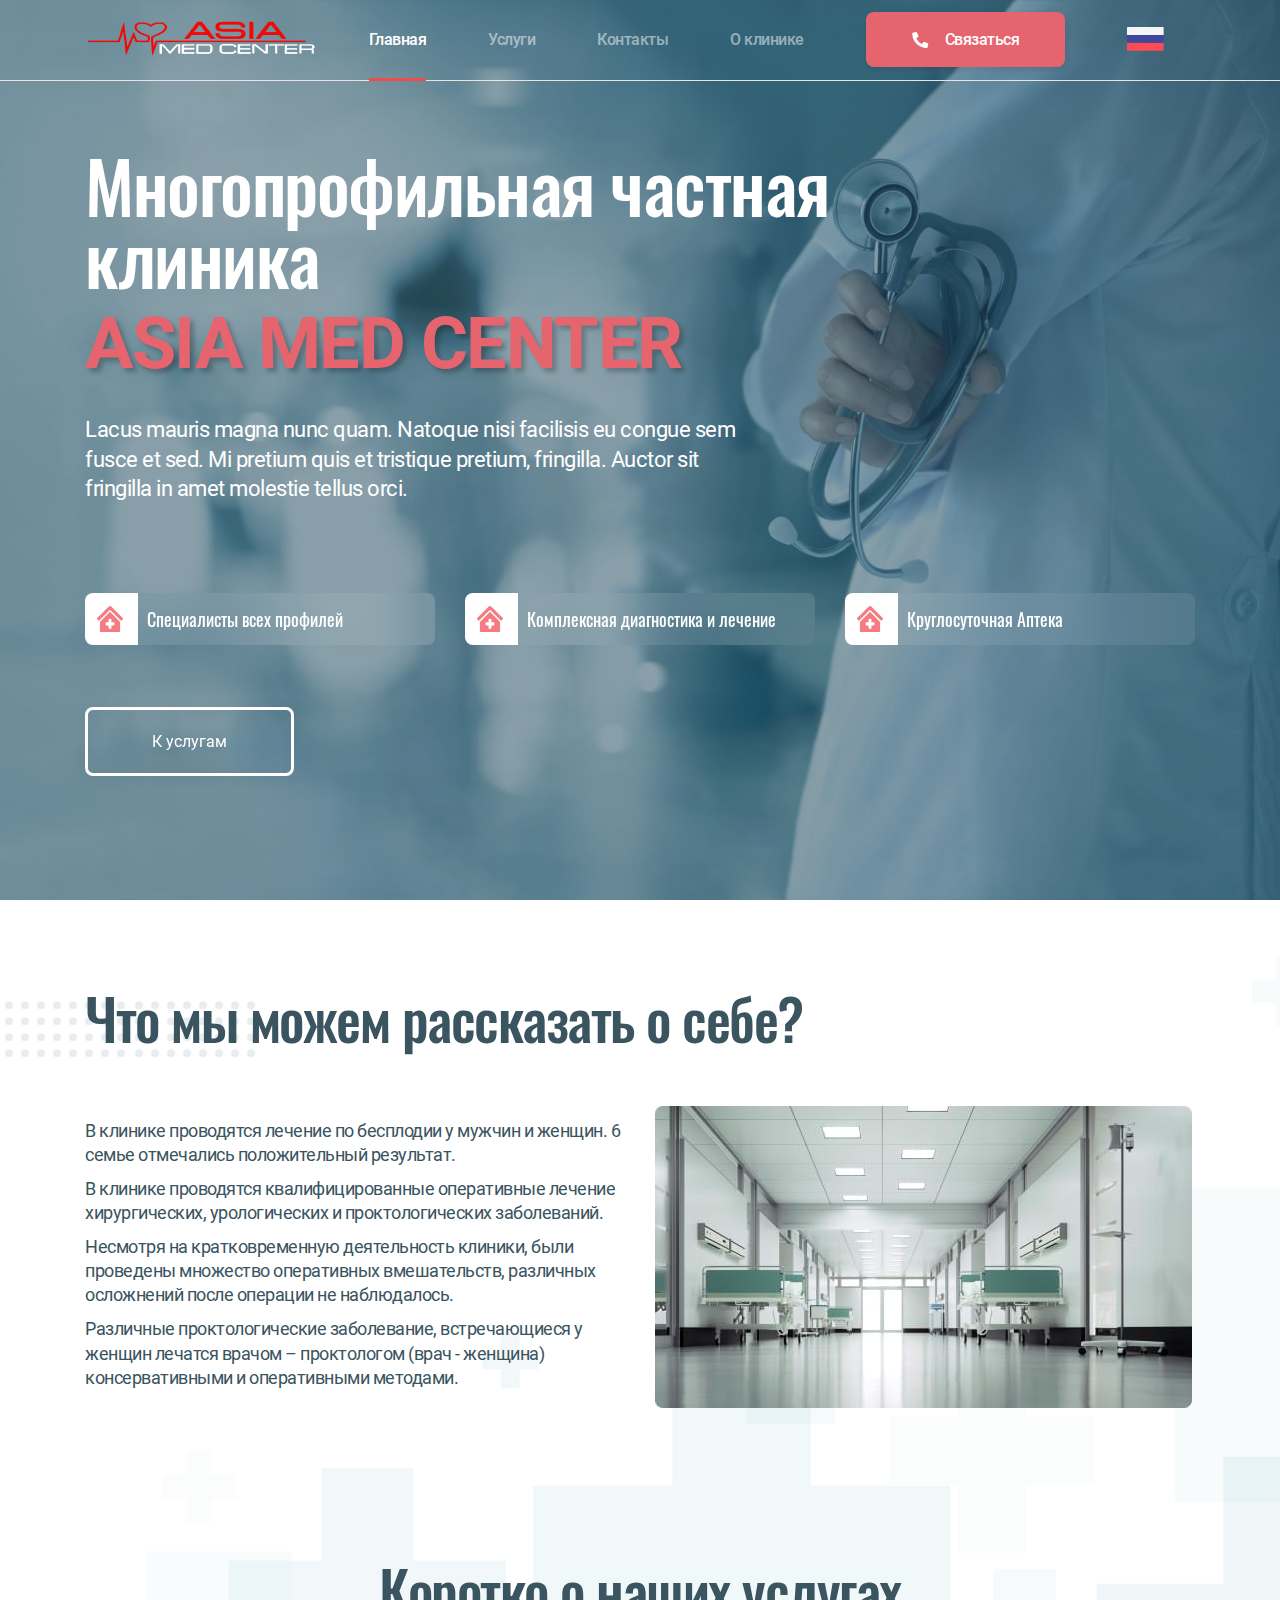
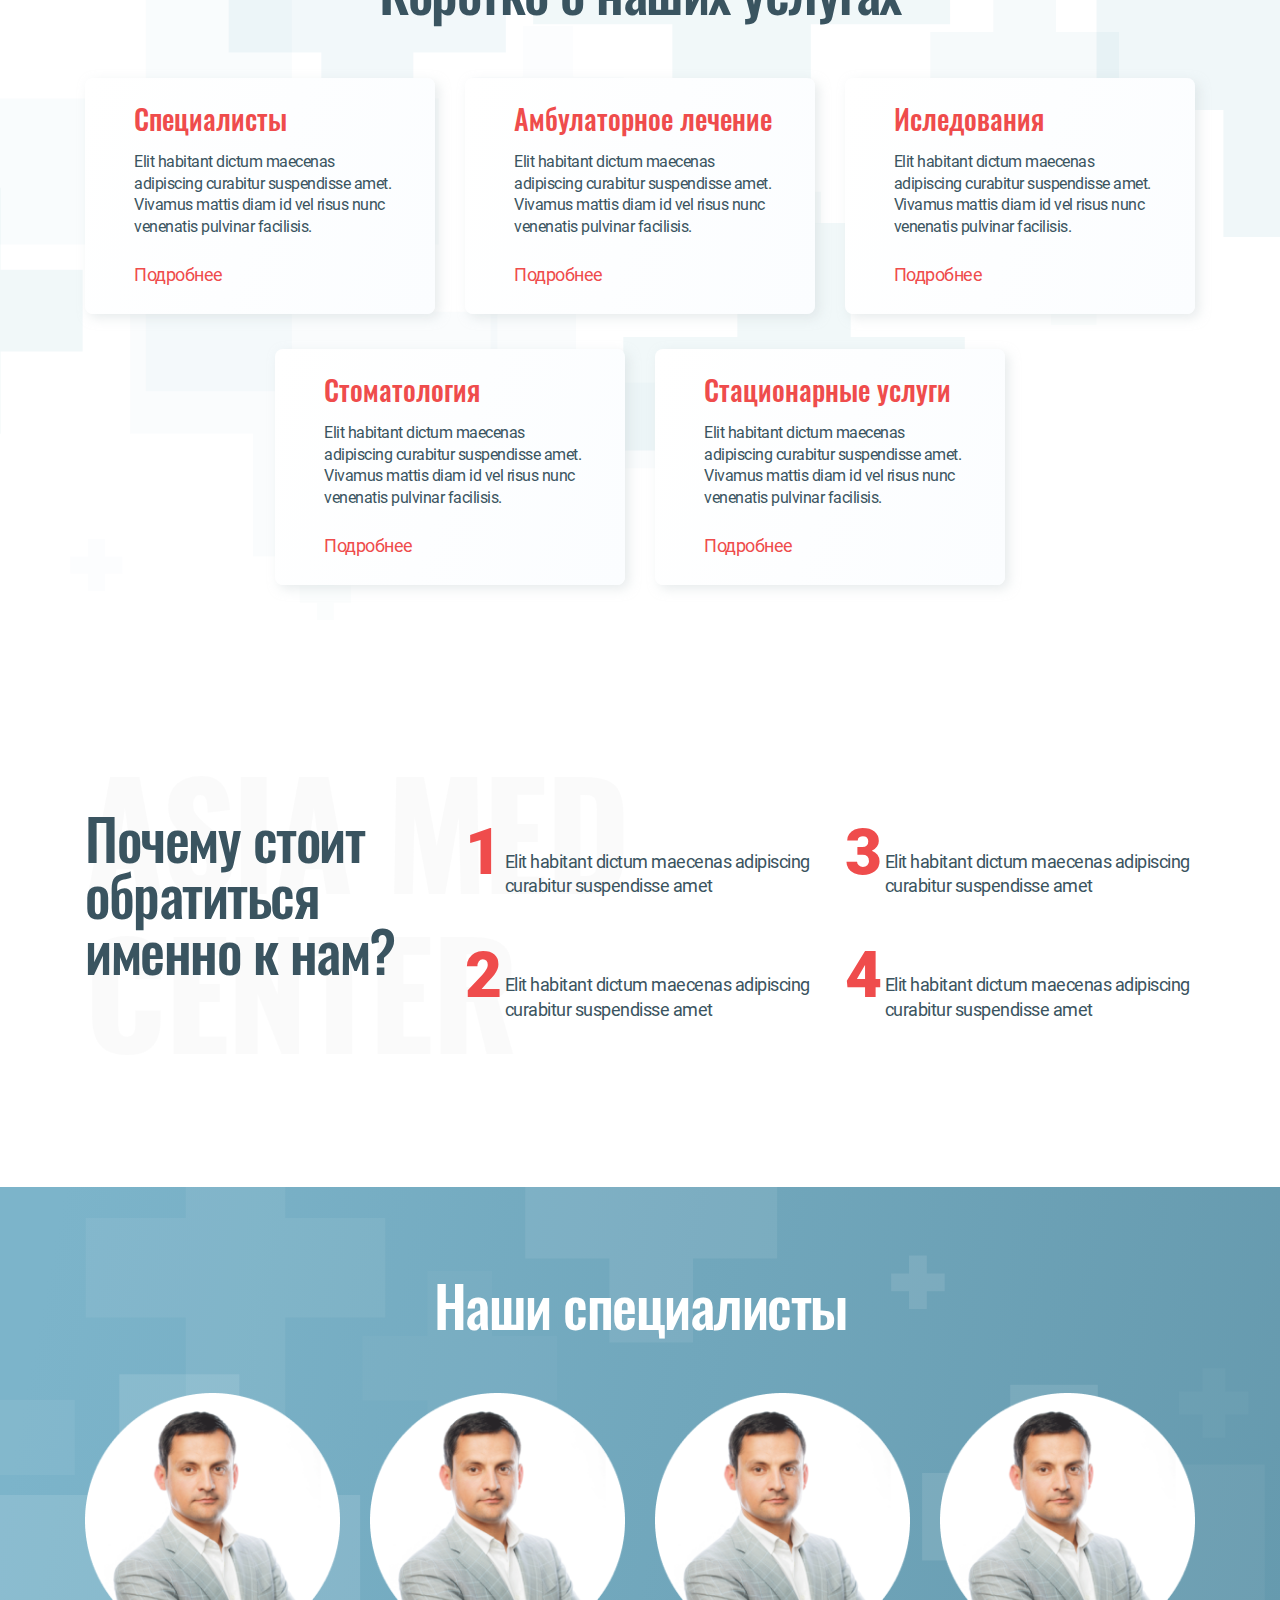
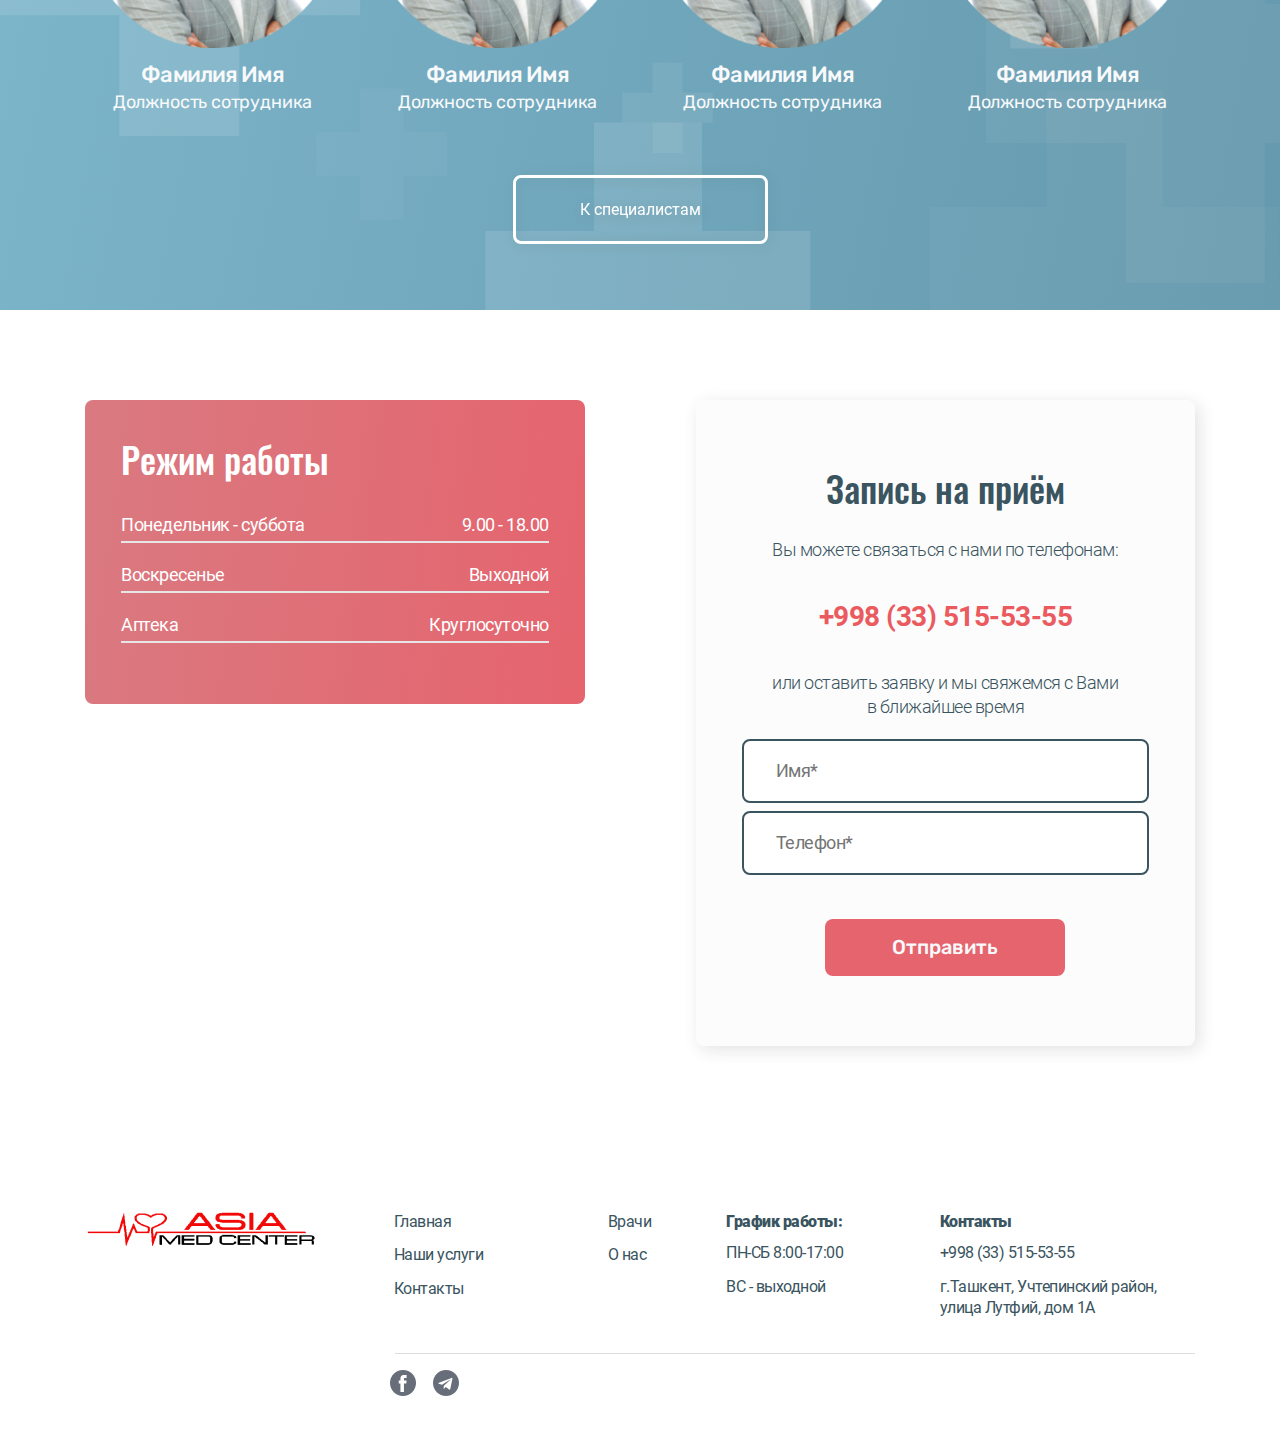
<file: index.html>
<!DOCTYPE html>
<html lang="en">

<head>
  <meta charset="UTF-8">
  <meta name="viewport" content="width=device-width, initial-scale=1.0">
  <title>Asia Med</title>
  <link rel="stylesheet" href="./css/custom-grid.css">
  <link rel="stylesheet" href="./css/normalize.css">
  <link rel="stylesheet" href="./css/style.min.css">
  <link rel="shortcut icon" href="./img/icons/house.svg" type="image/x-icon">
</head>

<body>
  <header class="main-page-header">
    <div class="main-page-header-bg"></div>
    <nav class="page-nav">
      <div class="container">
        <div class="page-nav--flex">
          <div class="asiamed-logo-wrapper">
            <a href="index.html"><img src="img/icons/main-page-logo.png" alt="Asia Med Center"></a>
          </div>
          <div class="main-page page-nav-right">
            <ul class="page-nav-menu">
              <li><a href="index.html" class="main-page-active">Главная</a></li>
              <li><a href="services-page.html">Услуги</a></li>
              <li><a href="contact-page.html">Контакты</a></li>
              <li><a href="about-page.html">О клинике</a></li>
            </ul>
            <ul class="page-nav-buttons">
              <li><a href="#" class="page-nav-contact"><img src="./img/icons/phone.svg"
                alt="phone">Связаться</a></li>
              <li><a href="#"><img src="img/icons/ru.svg" alt="ru"></a></li>
            </ul>
          </div>
        </div>
      </div>
    </nav>
    <button class="main-burger burger">
      <span></span>
    </button>
    <div class="container">
      <div class="header-title-wrapper">
        <h1>Многопрофильная частная клиника <br><span>asia med center</span></h1>
      </div>
      <div class="header-subtitle-wrapper">
        <p>Lacus mauris magna nunc quam. Natoque nisi facilisis eu congue sem fusce et sed. Mi pretium quis et
          tristique pretium, fringilla. Auctor sit fringilla in amet molestie tellus orci.</p>
      </div>
      <div class="row header-links">
        <div class="col-lg-4 col-10">
          <div class="header-links-card">
            <a href="#"><img src="./img/icons/house.svg" alt="icon-house">Специалисты всех
              профилей</a>
          </div>
        </div>
        <div class="col-lg-4 col-10">
          <div class="header-links-card">
            <a href="#"><img src="./img/icons/house.svg" alt="icon-house">Комплексная диагностика и
              лечение</a>
          </div>
        </div>
        <div class="col-lg-4 col-10">
          <div class="header-links-card">
            <a href="#"><img src="./img/icons/house.svg" alt="icon-house">Круглосуточная Аптека</a>
          </div>
        </div>
      </div>
      <div class="btn-wrapper t-center main-header-btn">
        <a href="#">К услугам</a>
      </div>
    </div>
  </header>
  <section class="about-us">
    <div class="container">
      <div class="about-us-title title">
        <h2>Что мы можем рассказать о себе?</h2>
      </div>
      <div class="row about-us--flex">
        <div class="col-xxl-5 col-lg-6 col-md-10">
          <div class="about-us-info">
            <p>В клинике проводятся лечение по бесплодии у мужчин и женщин. 6 семье отмечались
              положительный
              результат.
            </p>
            <p> В клинике проводятся квалифицированные оперативные лечение хирургических, урологических
              и
              проктологических заболеваний.</p>
            <p> Несмотря на кратковременную деятельность клиники, были проведены множество оперативных
              вмешательств, различных осложнений после операции не наблюдалось.</p>
            <p> Различные проктологические заболевание, встречающиеся у женщин лечатся врачом –
              проктологом
              (врач - женщина) консервативными и оперативными методами.
            </p>
          </div>
        </div>
        <div class="col-xxl-5 col-lg-6 col-md-10">
          <div class="about-us-img">
            <img src="./img/section-images/about-us-section.jpg" alt="Коридор клиники">
          </div>
        </div>
      </div>
    </div>
    <div class="about-services">
      <div class="container">
        <div class="title">
          <h2>Коротко о наших услугах</h2>
        </div>
        <div class="row about-services--flex">
          <div class="col-lg-4 col-md-6 col-12">
            <div class="about-services-card">
              <div class="about-services-card__title">
                <h3>Специалисты</h3>
                <p>Elit habitant dictum maecenas adipiscing curabitur suspendisse amet. Vivamus mattis
                  diam
                  id vel risus nunc venenatis pulvinar facilisis.</p>
                <a href="#">Подробнее</a>
              </div>
            </div>
          </div>
          <div class="col-lg-4 col-md-6 col-12">
            <div class="about-services-card">
              <div class="about-services-card__title">
                <h3>Амбулаторное лечение</h3>
                <p>Elit habitant dictum maecenas adipiscing curabitur suspendisse amet. Vivamus mattis
                  diam
                  id vel risus nunc venenatis pulvinar facilisis.</p>
                <a href="#">Подробнее</a>
              </div>
            </div>
          </div>
          <div class="col-lg-4 col-md-6 col-12">
            <div class="about-services-card">
              <div class="about-services-card__title">
                <h3>Иследования</h3>
                <p>Elit habitant dictum maecenas adipiscing curabitur suspendisse amet. Vivamus mattis
                  diam
                  id vel risus nunc venenatis pulvinar facilisis.</p>
                <a href="#">Подробнее</a>
              </div>
            </div>
          </div>
          <div class="col-lg-4 col-md-6 col-12">
            <div class="about-services-card">
              <div class="about-services-card__title">
                <h3>Стоматология</h3>
                <p>Elit habitant dictum maecenas adipiscing curabitur suspendisse amet. Vivamus mattis
                  diam
                  id vel risus nunc venenatis pulvinar facilisis.</p>
                <a href="#">Подробнее</a>
              </div>
            </div>
          </div>
          <div class="col-lg-4 col-md-6 col-12">
            <div class="about-services-card">
              <div class="about-services-card__title">
                <h3>Стационарные услуги</h3>
                <p>Elit habitant dictum maecenas adipiscing curabitur suspendisse amet. Vivamus mattis
                  diam
                  id vel risus nunc venenatis pulvinar facilisis.</p>
                <a href="#">Подробнее</a>
              </div>
            </div>
          </div>
        </div>
      </div>
    </div>
  </section>
  <section class="why">
    <div class="container">
      <div class="row why--flex">
        <div class="col-xxl-3 col-lg-4 mr-auto">
          <div class="why-title title">
            <h2>Почему стоит обратиться именно к нам?</h2>
          </div>
        </div>
        <div class="col-xxl-3 col-lg-4 col-md-5 mr-60">
          <div class="why-list-item">
            <span>1</span>
            <p>Elit habitant dictum maecenas adipiscing curabitur suspendisse amet</p>
          </div>
          <div class="why-list-item">
            <span>2</span>
            <p>Elit habitant dictum maecenas adipiscing curabitur suspendisse amet</p>
          </div>
        </div>
        <div class="col-xxl-3 col-lg-4 col-md-5">
          <div class="why-list-item">
            <span>3</span>
            <p>Elit habitant dictum maecenas adipiscing curabitur suspendisse amet</p>
          </div>
          <div class="why-list-item">
            <span>4</span>
            <p>Elit habitant dictum maecenas adipiscing curabitur suspendisse amet</p>
          </div>
        </div>
      </div>
    </div>
  </section>
  <section class="specialists">
    <div class="container">
      <div class="specialists-title title">
        <h2>Наши специалисты</h2>
      </div>
      <div class="row specialists--flex">
        <div class="col-lg-3 col-sm-5 col-10 specialists-card">
          <div class="specialists-img-wrapper">
            <img src="img/section-images/boy.png" alt="Имя Фамилия">
          </div>
          <div class="specialists-info">
            <h4>Фамилия Имя</h4>
            <p>Должность сотрудника</p>
          </div>
        </div>
        <div class="col-lg-3 col-sm-5 col-10 specialists-card">
          <div class="specialists-img-wrapper">
            <img src="img/section-images/boy.png" alt="Имя Фамилия">
          </div>
          <div class="specialists-info">
            <h4>Фамилия Имя</h4>
            <p>Должность сотрудника</p>
          </div>
        </div>
        <div class="col-lg-3 col-sm-5 col-10 specialists-card">
          <div class="specialists-img-wrapper">
            <img src="img/section-images/boy.png" alt="Имя Фамилия">
          </div>
          <div class="specialists-info">
            <h4>Фамилия Имя</h4>
            <p>Должность сотрудника</p>
          </div>
        </div>
        <div class="col-lg-3 col-sm-5 col-10 specialists-card">
          <div class="specialists-img-wrapper">
            <img src="img/section-images/boy.png" alt="Имя Фамилия">
          </div>
          <div class="specialists-info">
            <h4>Фамилия Имя</h4>
            <p>Должность сотрудника</p>
          </div>
        </div>
      </div>
      <div class="btn-wrapper specialists-btn-wrapper">
        <a href="#">К специалистам</a>
      </div>
    </div>
  </section>
  <section class="consult">
    <div class="container">
      <div class="consult--flex">
        <div class="schedule-map">
          <div class="consult-schedule">
            <h3>Режим работы</h3>
            <div class="consult-schedule--flex">
              <span>Понедельник - суббота</span>
              <span>9.00 - 18.00</span>
            </div>
            <div class="consult-schedule--flex">
              <span>Воскресенье</span>
              <span>Выходной</span>
            </div>
            <div class="consult-schedule--flex">
              <span>Аптека</span>
              <span>Круглосуточно</span>
            </div>
          </div>
          <div class="map">
            <iframe
              src="https://yandex.ru/map-widget/v1/?um=constructor%3A72d4666bdd5fdb43a41ad38b82fc01fa2d8c098cbace99faac50d58861273413&amp;source=constructor"
              width="546" height="324" frameborder="0"></iframe>
          </div>
        </div>
        <div class="appointment">
          <h3>Запись на приём</h3>
          <p>Вы можете связаться с нами по телефонам:</p>
          <a href="tel:+998335155355">+998 (33) 515-53-55</a>
          <p>или оставить заявку и мы свяжемся с Вами в ближайшее время</p>
          <form action="">
            <input type="text" name="your-name" placeholder="Имя*">
            <input type="phone" name="your-phone" placeholder="Телефон*">
            <input type="submit" value="Отправить">
          </form>
        </div>
      </div>
    </div>
  </section>
  <footer class="footer">
    <div class="container">
      <div class="row footer--flex">
        <div class="col-lg-3 footer-logo">
          <img src="./img/icons/logo.png" alt="Asia Med Center">
        </div>
        <div class="col-xxl-1 col-xl-2 col-lg-2">
          <ul class="footer-menu">
            <li><a href="index.html">Главная</a></li>
            <li><a href="services-page.html">Наши услуги</a></li>
            <li><a href="contact-page.html">Контакты</a></li>
          </ul>
        </div>
        <div class="col-xxl-1 col-xl-1 col-lg-1">
          <ul class="footer-menu">
            <li><a href="#">Врачи</a></li>
            <li><a href="about-page.html">О нас</a></li>
          </ul>
        </div>
        <div class="col-xxl-2 col-xl-2 col-lg-2">
          <ul class="footer-menu">
            <h4>График работы:</h4>
            <li>ПН-СБ 8:00-17:00</li>
            <li>ВС - выходной</li>
          </ul>
        </div>
        <div class="col-xxl-3 col-xl-3 col-lg-3">
          <ul class="footer-menu">
            <h4>Контакты</h4>
            <li><a href="tel:+998335155355">+998 (33) 515-53-55</a></li>
            <li>г.Ташкент, Учтепинский район, улица Лутфий, дом 1А</li>
          </ul>
        </div>
      </div>
      <div class="row footer-social--flex">
        <div class="col-lg-9">
          <div class="footer-social">
            <a href="#"><img src="./img/icons/facebook.svg" alt="facebook"></a>
            <a href="#"><img src="./img/icons/telegram.svg" alt="telegram"></a>
          </div>
        </div>
      </div>
    </div>
  </footer>
  <script src="js/jquery-3.5.1.min.js"></script>
  <script src="js/script.js"></script>
</body>

</html>
</file>
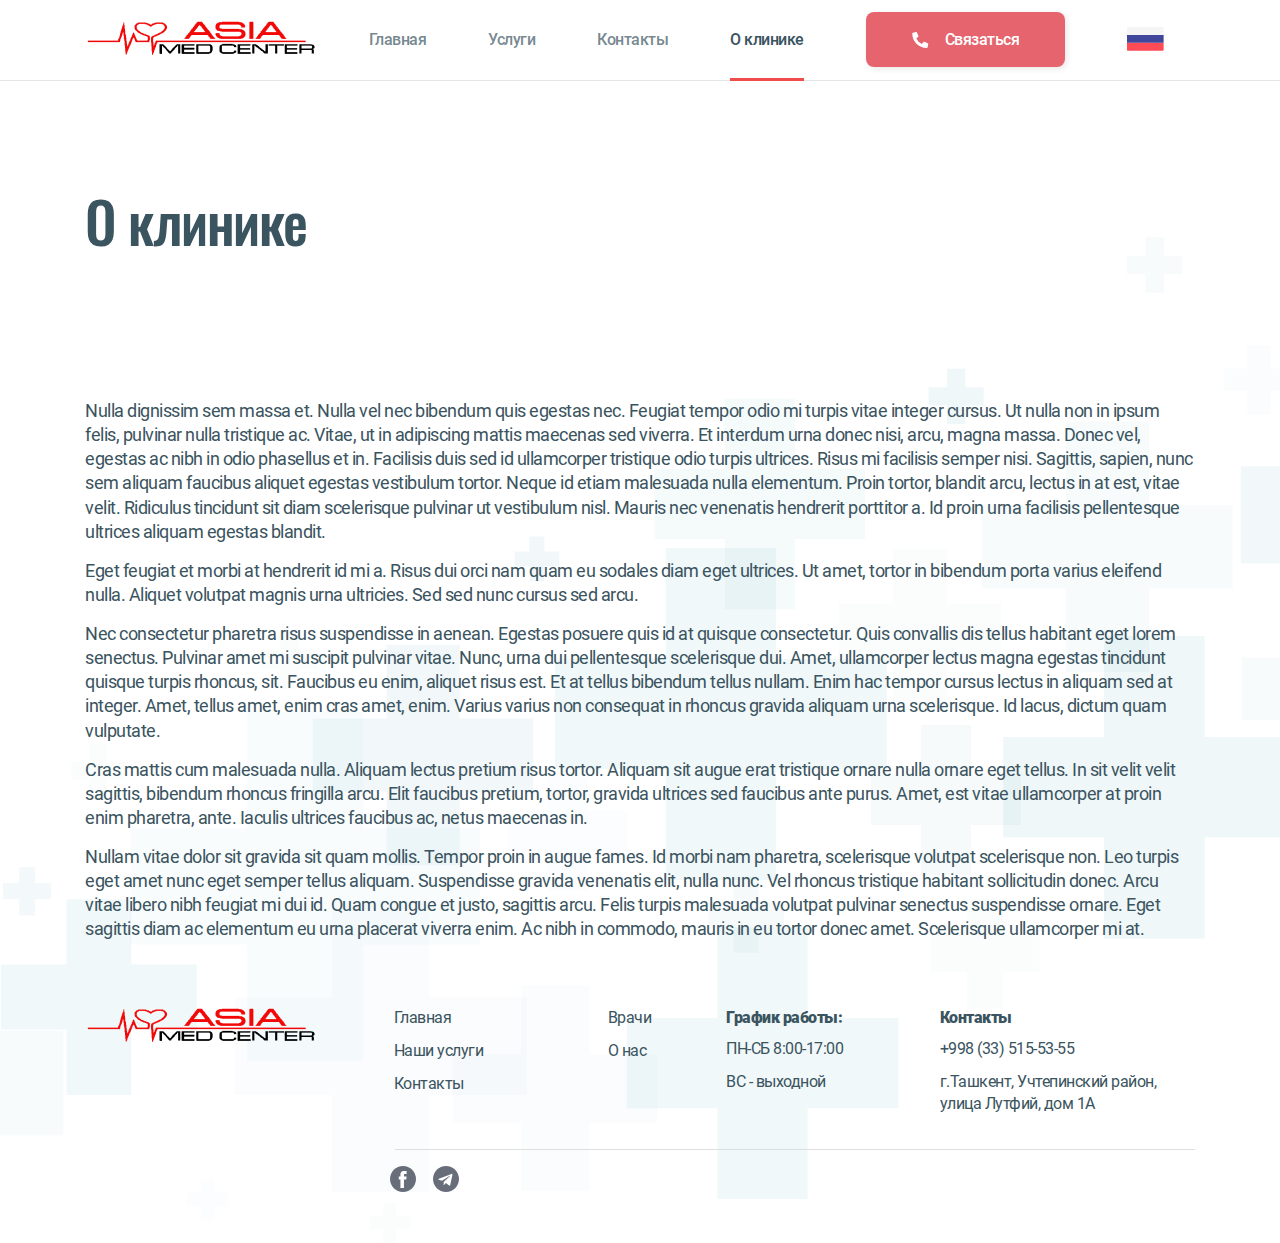
<file: about-page.html>
<!DOCTYPE html>
<html lang="en">

<head>
  <meta charset="UTF-8">
  <meta name="viewport" content="width=device-width, initial-scale=1.0">
  <title>Asia Med</title>
  <link rel="stylesheet" href="./css/custom-grid.css">
  <link rel="stylesheet" href="./css/normalize.css">
  <link rel="stylesheet" href="./css/style.min.css">
  <link rel="shortcut icon" href="./img/icons/house.svg" type="image/x-icon">
</head>

<body>
  <header class="about-page-header">
    <nav class="page-nav">
      <div class="container">
        <div class="page-nav--flex">
          <div class="asiamed-logo-wrapper">
            <a href="index.html"><img src="img/icons/logo.png" alt="Asia Med Center"></a>
          </div>
          <div class="page-nav-right">
            <ul class="page-nav-menu">
              <li><a href="index.html">Главная</a></li>
              <li><a href="services-page.html">Услуги</a></li>
              <li><a href="contact-page.html">Контакты</a></li>
              <li><a href="about-page.html" class="active">О клинике</a></li>
            </ul>
            <ul class="page-nav-buttons">
              <li><a href="#" class="page-nav-contact"><img src="./img/icons/phone.svg" alt="phone">Связаться</a></li>
              <li><a href="#"><img src="img/icons/ru.svg" alt="ru"></a></li>
            </ul>
          </div>
        </div>
      </div>
    </nav>
    <button class="burger">
      <span></span>
    </button>
  </header>
  <div class="about-page-content">
    <div class="container">
      <div class="title page-title">
        <h2>О клинике</h2>
      </div>
      <p>Nulla dignissim sem massa et. Nulla vel nec bibendum quis egestas nec. Feugiat tempor odio mi turpis vitae
        integer cursus. Ut nulla non in ipsum felis, pulvinar nulla tristique ac. Vitae, ut in adipiscing mattis
        maecenas sed viverra. Et interdum urna donec nisi, arcu, magna massa. Donec vel, egestas ac nibh in odio
        phasellus et in. Facilisis duis sed id ullamcorper tristique odio turpis ultrices. Risus mi facilisis semper
        nisi. Sagittis, sapien, nunc sem aliquam faucibus aliquet egestas vestibulum tortor. Neque id etiam malesuada
        nulla elementum. Proin tortor, blandit arcu, lectus in at est, vitae velit. Ridiculus tincidunt sit diam
        scelerisque pulvinar ut vestibulum nisl. Mauris nec venenatis hendrerit porttitor a. Id proin urna facilisis
        pellentesque ultrices aliquam egestas blandit.</p>
      <p> Eget feugiat et morbi at hendrerit id mi a. Risus dui orci nam quam eu sodales diam eget ultrices. Ut amet,
        tortor in bibendum porta varius eleifend nulla. Aliquet volutpat magnis urna ultricies. Sed sed nunc cursus sed
        arcu.</p>
      <p> Nec consectetur pharetra risus suspendisse in aenean. Egestas posuere quis id at quisque consectetur. Quis
        convallis dis tellus habitant eget lorem senectus. Pulvinar amet mi suscipit pulvinar vitae. Nunc, urna dui
        pellentesque scelerisque dui. Amet, ullamcorper lectus magna egestas tincidunt quisque turpis rhoncus, sit.
        Faucibus eu enim, aliquet risus est.
        Et at tellus bibendum tellus nullam. Enim hac tempor cursus lectus in aliquam sed at integer. Amet, tellus amet,
        enim cras amet, enim. Varius varius non consequat in rhoncus gravida aliquam urna scelerisque. Id lacus, dictum
        quam vulputate.</p>
      <p> Cras mattis cum malesuada nulla. Aliquam lectus pretium risus tortor. Aliquam sit augue erat tristique ornare
        nulla ornare eget tellus. In sit velit velit sagittis, bibendum rhoncus fringilla arcu. Elit faucibus pretium,
        tortor, gravida ultrices sed faucibus ante purus. Amet, est vitae ullamcorper at proin enim pharetra, ante.
        Iaculis ultrices faucibus ac, netus maecenas in.</p>
      <p>Nullam vitae dolor sit gravida sit quam mollis. Tempor proin in augue fames. Id morbi nam pharetra, scelerisque
        volutpat scelerisque non. Leo turpis eget amet nunc eget semper tellus aliquam. Suspendisse gravida venenatis
        elit, nulla nunc. Vel rhoncus tristique habitant sollicitudin donec. Arcu vitae libero nibh feugiat mi dui id.
        Quam congue et justo, sagittis arcu. Felis turpis malesuada volutpat pulvinar senectus suspendisse ornare. Eget
        sagittis diam ac elementum eu urna placerat viverra enim. Ac nibh in commodo, mauris in eu tortor donec amet.
        Scelerisque ullamcorper mi at.</p>
    </div>
    <footer class="footer">
      <div class="container">
        <div class="row footer--flex">
          <div class="col-lg-3 footer-logo">
            <img src="./img/icons/logo.png" alt="Asia Med Center">
          </div>
          <div class="col-xxl-1 col-xl-2 col-lg-2">
            <ul class="footer-menu">
              <li><a href="index.html">Главная</a></li>
              <li><a href="services-page.html">Наши услуги</a></li>
              <li><a href="contact-page.html">Контакты</a></li>
            </ul>
          </div>
          <div class="col-xxl-1 col-xl-1 col-lg-1">
            <ul class="footer-menu">
              <li><a href="#">Врачи</a></li>
              <li><a href="about-page.html">О нас</a></li>
            </ul>
          </div>
          <div class="col-xxl-2 col-xl-2 col-lg-2">
            <ul class="footer-menu">
              <h4>График работы:</h4>
              <li>ПН-СБ 8:00-17:00</li>
              <li>ВС - выходной</li>
            </ul>
          </div>
          <div class="col-xxl-3 col-xl-3 col-lg-3">
            <ul class="footer-menu">
              <h4>Контакты</h4>
              <li><a href="tel:+998335155355">+998 (33) 515-53-55</a></li>
              <li>г.Ташкент, Учтепинский район, улица Лутфий, дом 1А</li>
            </ul>
          </div>
        </div>
        <div class="row footer-social--flex">
          <div class="col-lg-9">
            <div class="footer-social">
              <a href="#"><img src="./img/icons/facebook.svg" alt="facebook"></a>
              <a href="#"><img src="./img/icons/telegram.svg" alt="telegram"></a>
            </div>
          </div>
        </div>
      </div>
    </footer>
  </div>

  <script src="js/jquery-3.5.1.min.js"></script>
  <script src="js/script.js"></script>
</body>

</html>
</file>
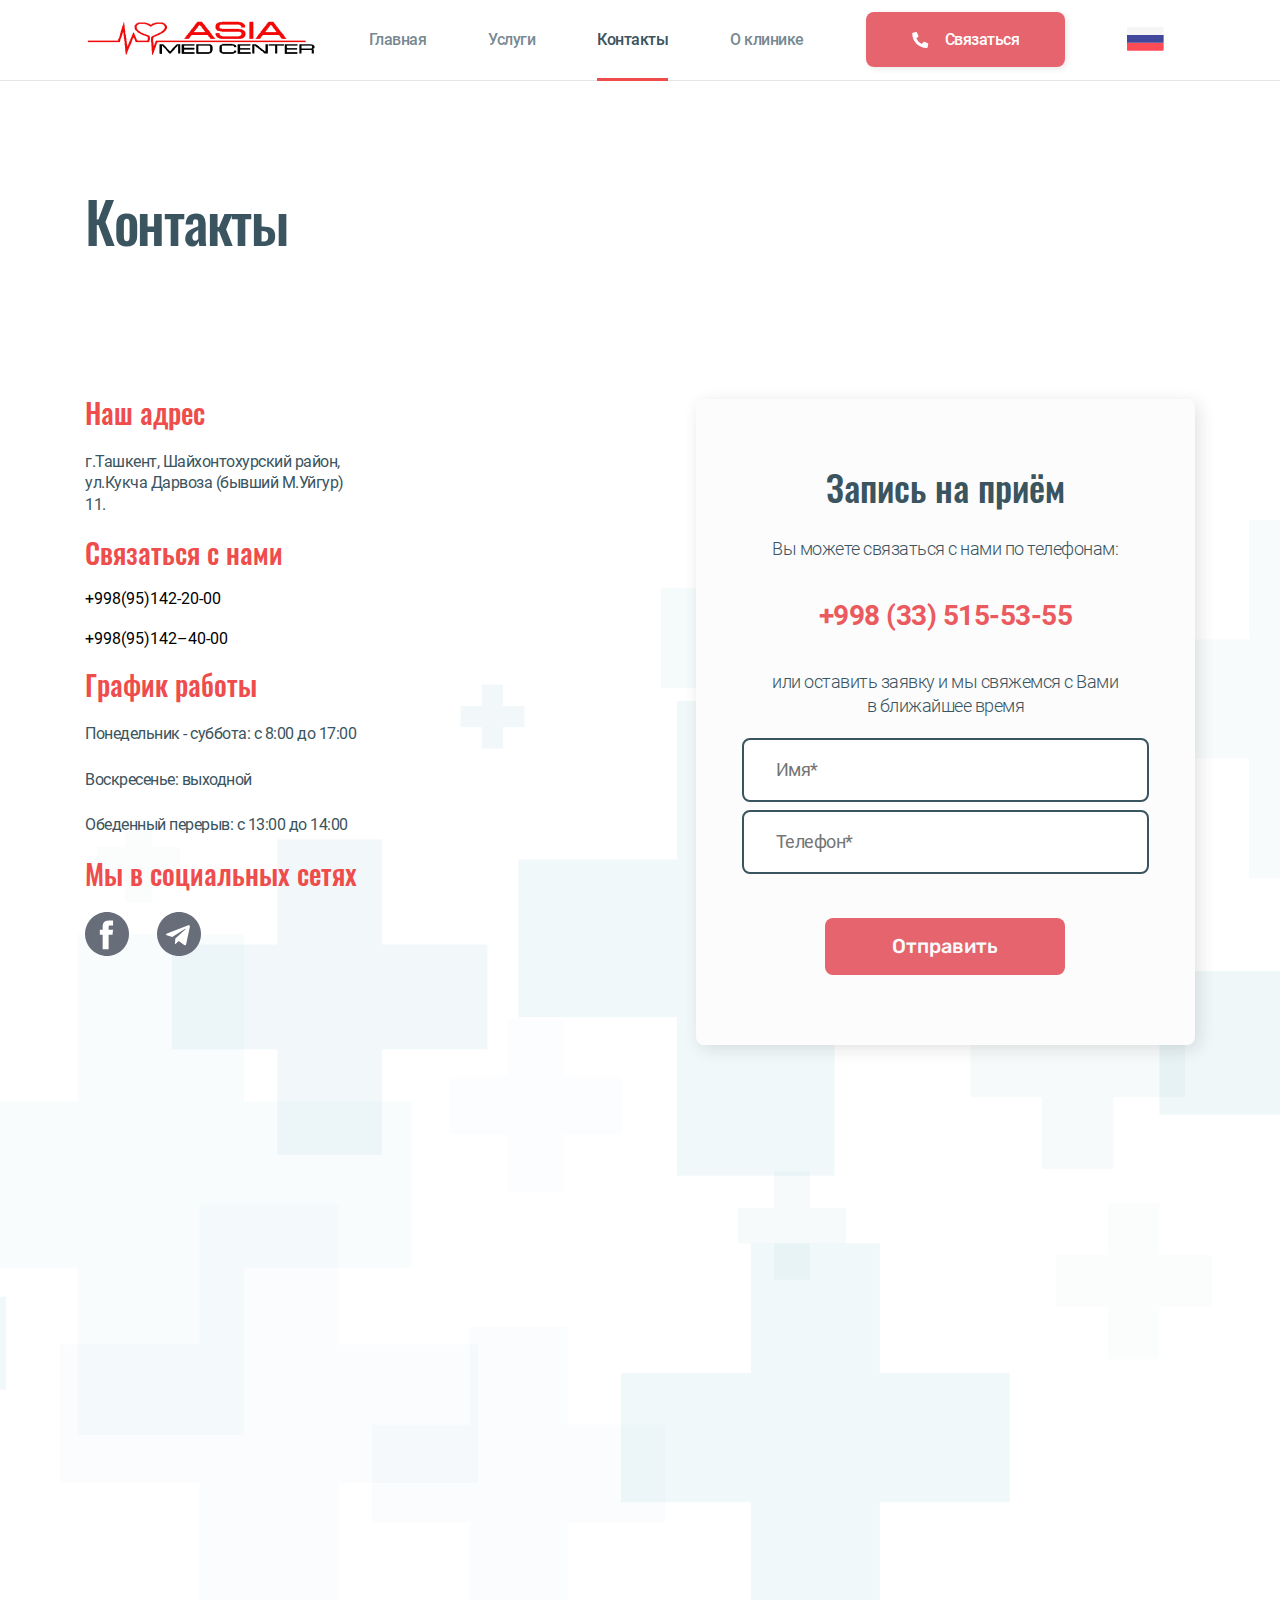
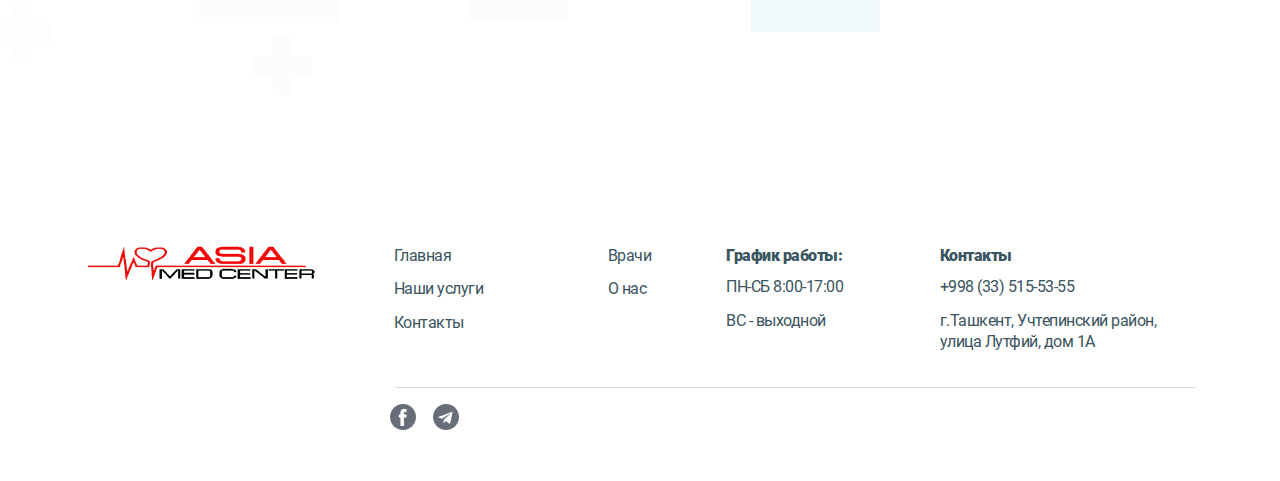
<file: contact-page.html>
<!DOCTYPE html>
<html lang="en">

<head>
  <meta charset="UTF-8">
  <meta name="viewport" content="width=device-width, initial-scale=1.0">
  <title>Asia Med</title>
  <link rel="stylesheet" href="./css/custom-grid.css">
  <link rel="stylesheet" href="./css/normalize.css">
  <link rel="stylesheet" href="./css/style.min.css">
  <link rel="shortcut icon" href="./img/icons/house.svg" type="image/x-icon">
</head>

<body>
  <header class="page-header">
    <nav class="page-nav">
      <div class="container">
        <div class="page-nav--flex">
          <div class="asiamed-logo-wrapper">
            <a href="index.html"><img src="img/icons/logo.png" alt="Asia Med Center"></a>
          </div>
          <div class="page-nav-right">
            <ul class="page-nav-menu">
              <li><a href="index.html">Главная</a></li>
              <li><a href="services-page.html">Услуги</a></li>
              <li><a href="contact-page.html" class="active">Контакты</a></li>
              <li><a href="about-page.html">О клинике</a></li>
            </ul>
            <ul class="page-nav-buttons">
              <li><a href="#" class="page-nav-contact"><img src="./img/icons/phone.svg" alt="phone">Связаться</a></li>
              <li><a href="#"><img src="img/icons/ru.svg" alt="ru"></a></li>
            </ul>
          </div>
        </div>
      </div>
    </nav>
    <button class="burger">
      <span></span>
    </button>
  </header>
  <section class="contact-page-info">
    <div class="container">
      <div class="title page-title">
        <h2>Контакты</h2>
      </div>
      <div class="consult--flex contact-page-info--flex">
        <div class="schedule-map">
          <ul class="contact-page-info-card">
            <li>
              <h4>Наш адрес</h4>
            </li>
            <li>
              <p class="contact-page-info__p--width">г.Ташкент, Шайхонтохурский район, ул.Кукча Дарвоза (бывший М.Уйгур)
                11.</p>
            </li>
            <li>
              <h4>Связаться с нами</h4>
            </li>
            <li>
              <a href="tel:+998951422000">+998(95)142-20-00</a>
            </li>
            <li>
              <a href="tel:+998951422000">+998(95)142–40-00</a>
            </li>
            <li>
              <h4>График работы</h4>
            </li>
            <li>
              <p>Понедельник - суббота: с 8:00 до 17:00</p>
            <li>
              <p>Воскресенье: выходной</p>
            </li>
            <li>
              <p> Обеденный перерыв: с 13:00 до 14:00 </p>
            </li>
            </li>
            <li>
              <h4>Мы в социальных сетях</h4>
            </li>
            <li class="contact-page-info__social">
              <a href="#"><img src="img/icons/facebook.svg" alt="Telegram"></a>
              <a href="#"><img src="img/icons/telegram.svg" alt="Telegram"></a>
            </li>
          </ul>
        </div>
        <div class="appointment">
          <h3>Запись на приём</h3>
          <p>Вы можете связаться с нами по телефонам:</p>
          <a href="tel:+998335155355">+998 (33) 515-53-55</a>
          <p>или оставить заявку и мы свяжемся с Вами в ближайшее время</p>
          <form action="">
            <input type="text" name="your-name" placeholder="Имя*">
            <input type="phone" name="your-phone" placeholder="Телефон*">
            <input type="submit" value="Отправить">
          </form>
        </div>
      </div>
      <div class="contact-page-map">
        <iframe
          src="https://yandex.ru/map-widget/v1/?um=constructor%3A72d4666bdd5fdb43a41ad38b82fc01fa2d8c098cbace99faac50d58861273413&amp;source=constructor"
          width="100%" height="100%" frameborder="0"></iframe>
      </div>
    </div>
  </section>
  <footer class="footer">
    <div class="container">
      <div class="row footer--flex">
        <div class="col-lg-3 footer-logo">
          <img src="./img/icons/logo.png" alt="Asia Med Center">
        </div>
        <div class="col-xxl-1 col-xl-2 col-lg-2">
          <ul class="footer-menu">
            <li><a href="index.html">Главная</a></li>
            <li><a href="services-page.html">Наши услуги</a></li>
            <li><a href="contact-page.html">Контакты</a></li>
          </ul>
        </div>
        <div class="col-xxl-1 col-xl-1 col-lg-1">
          <ul class="footer-menu">
            <li><a href="#">Врачи</a></li>
            <li><a href="about-page.html">О нас</a></li>
          </ul>
        </div>
        <div class="col-xxl-2 col-xl-2 col-lg-2">
          <ul class="footer-menu">
            <h4>График работы:</h4>
            <li>ПН-СБ 8:00-17:00</li>
            <li>ВС - выходной</li>
          </ul>
        </div>
        <div class="col-xxl-3 col-xl-3 col-lg-3">
          <ul class="footer-menu">
            <h4>Контакты</h4>
            <li><a href="tel:+998335155355">+998 (33) 515-53-55</a></li>
            <li>г.Ташкент, Учтепинский район, улица Лутфий, дом 1А</li>
          </ul>
        </div>
      </div>
      <div class="row footer-social--flex">
        <div class="col-lg-9">
          <div class="footer-social">
            <a href="#"><img src="./img/icons/facebook.svg" alt="facebook"></a>
            <a href="#"><img src="./img/icons/telegram.svg" alt="telegram"></a>
          </div>
        </div>
      </div>
    </div>
  </footer>
  <script src="js/jquery-3.5.1.min.js"></script>
  <script src="js/script.js"></script>
</body>

</html>
</file>
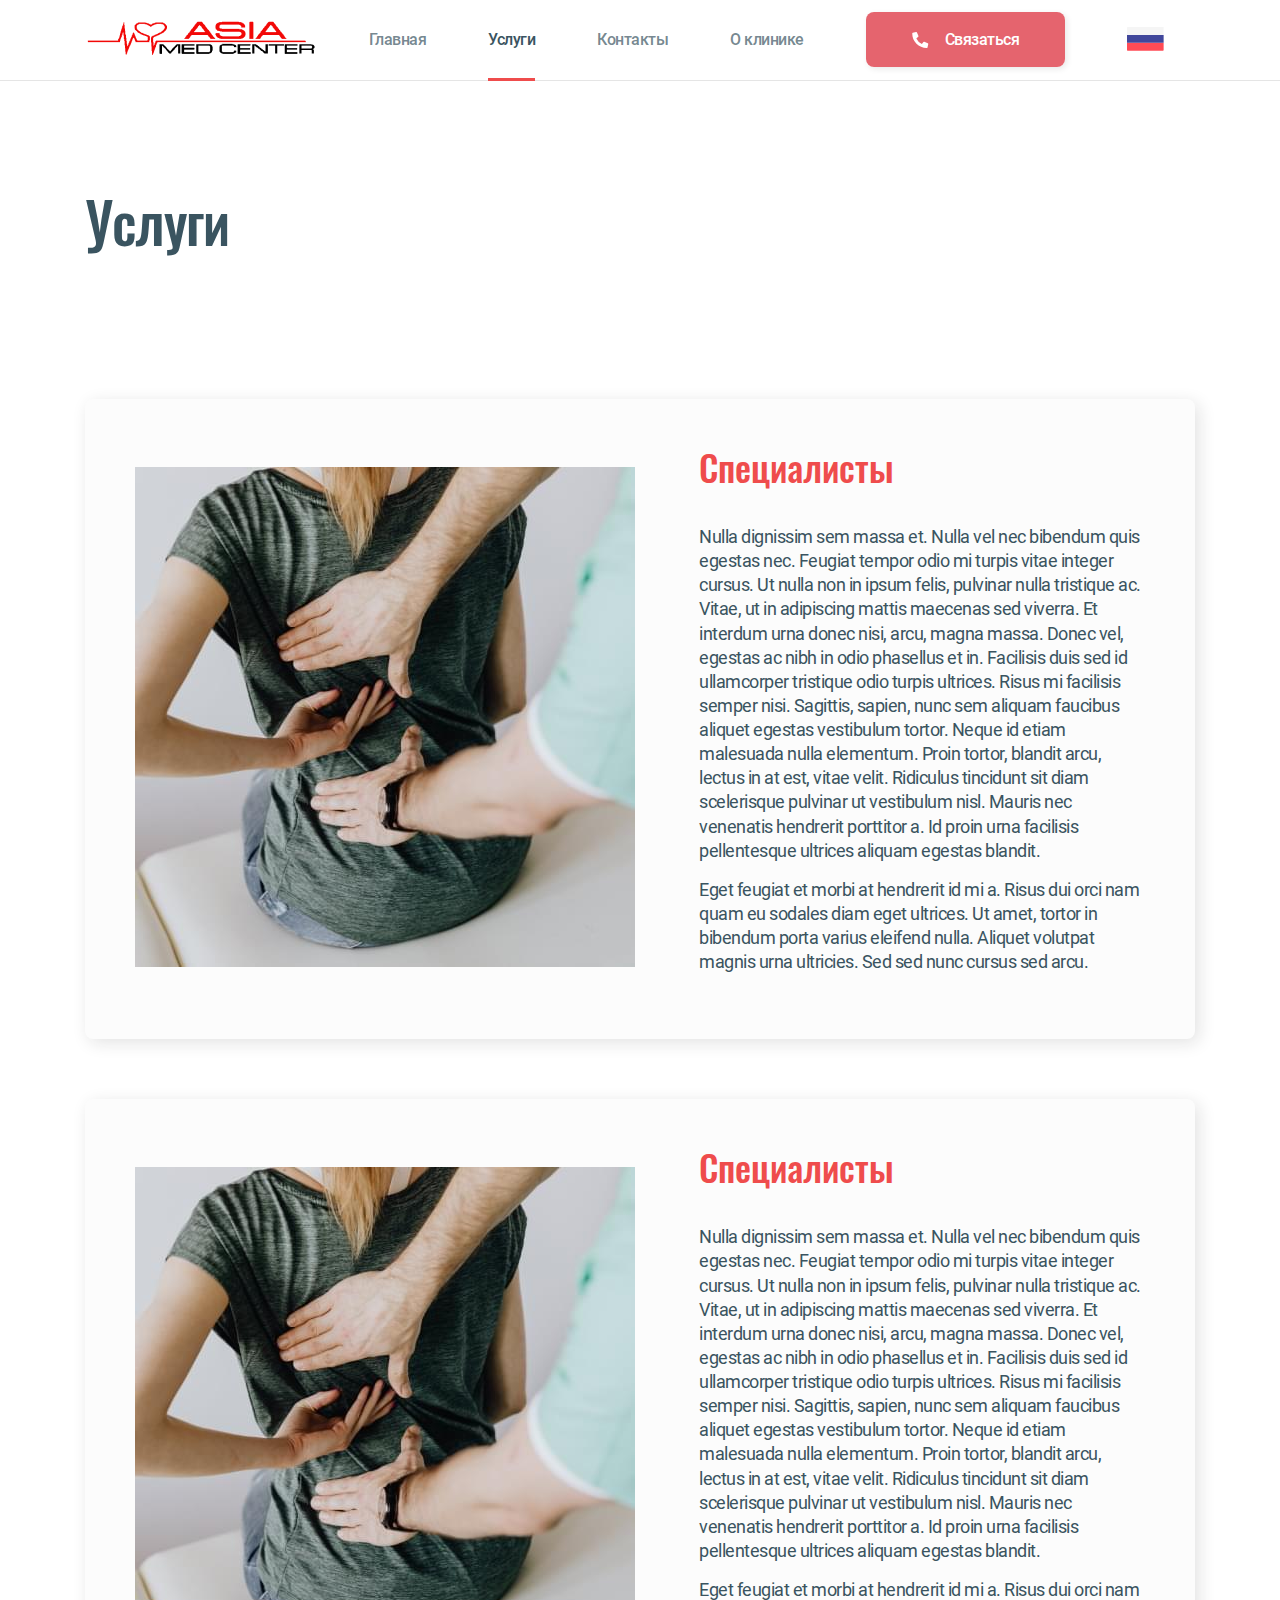
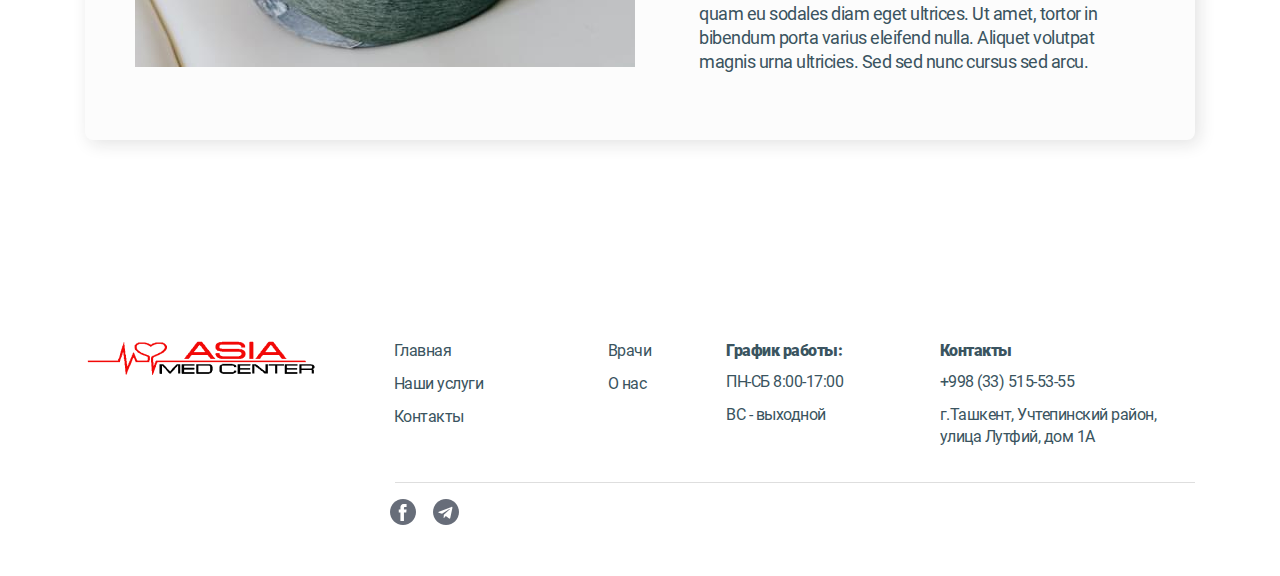
<file: services-page.html>
<!DOCTYPE html>
<html lang="en">

<head>
  <meta charset="UTF-8">
  <meta name="viewport" content="width=device-width, initial-scale=1.0">
  <title>Asia Med</title>
  <link rel="stylesheet" href="./css/custom-grid.css">
  <link rel="stylesheet" href="./css/normalize.css">
  <link rel="stylesheet" href="./css/style.min.css">
  <link rel="shortcut icon" href="./img/icons/house.svg" type="image/x-icon">
</head>

<body>
  <nav class="page-nav">
    <div class="container">
      <div class="page-nav--flex">
        <div class="asiamed-logo-wrapper">
          <a href="index.html"><img src="img/icons/logo.png" alt="Asia Med Center"></a>
        </div>
        <div class="page-nav-right">
          <ul class="page-nav-menu">
            <li><a href="index.html">Главная</a></li>
            <li><a href="services-page.html" class="active">Услуги</a></li>
            <li><a href="contact-page.html">Контакты</a></li>
            <li><a href="about-page.html">О клинике</a></li>
          </ul>
          <ul class="page-nav-buttons">
            <li><a href="#" class="page-nav-contact"><img src="./img/icons/phone.svg" alt="phone">Связаться</a></li>
            <li><a href="#"><img src="img/icons/ru.svg" alt="ru"></a></li>
          </ul>
        </div>
      </div>
    </div>
  </nav>
  <button class="burger">
    <span></span>
  </button>
  <section class="services-page-content">
    <div class="container">
      <div class="title page-title">
        <h2>Услуги</h2>
      </div>
      <div class="services-page-card">
        <div class="services-page-card-img">
          <img src="./img/section-images/patient.jpg" alt="Специалисты">
        </div>
        <div class="services-page-card-text">
          <h4>Специалисты</h4>
          <p>Nulla dignissim sem massa et. Nulla vel nec bibendum quis egestas nec. Feugiat tempor odio mi turpis vitae integer cursus. Ut nulla non in ipsum felis, pulvinar nulla tristique ac. Vitae, ut in adipiscing mattis maecenas sed viverra. Et interdum urna donec nisi, arcu, magna massa. Donec vel, egestas ac nibh in odio phasellus et in. Facilisis duis sed id ullamcorper tristique odio turpis ultrices. Risus mi facilisis semper nisi. Sagittis, sapien, nunc sem aliquam faucibus aliquet egestas vestibulum tortor. Neque id etiam malesuada nulla elementum. Proin tortor, blandit arcu, lectus in at est, vitae velit. Ridiculus tincidunt sit diam scelerisque pulvinar ut vestibulum nisl. Mauris nec venenatis hendrerit porttitor a. Id proin urna facilisis pellentesque ultrices aliquam egestas blandit.</p> 
          <p>Eget feugiat et morbi at hendrerit id mi a. Risus dui orci nam quam eu sodales diam eget ultrices. Ut amet, tortor in bibendum porta varius eleifend nulla. Aliquet volutpat magnis urna ultricies. Sed sed nunc cursus sed arcu.</p>
        </div>
      </div>
      <div class="services-page-card">
        <div class="services-page-card-img">
          <img src="./img/section-images/patient.jpg" alt="Специалисты">
        </div>
        <div class="services-page-card-text">
          <h4>Специалисты</h4>
          <p>Nulla dignissim sem massa et. Nulla vel nec bibendum quis egestas nec. Feugiat tempor odio mi turpis vitae integer cursus. Ut nulla non in ipsum felis, pulvinar nulla tristique ac. Vitae, ut in adipiscing mattis maecenas sed viverra. Et interdum urna donec nisi, arcu, magna massa. Donec vel, egestas ac nibh in odio phasellus et in. Facilisis duis sed id ullamcorper tristique odio turpis ultrices. Risus mi facilisis semper nisi. Sagittis, sapien, nunc sem aliquam faucibus aliquet egestas vestibulum tortor. Neque id etiam malesuada nulla elementum. Proin tortor, blandit arcu, lectus in at est, vitae velit. Ridiculus tincidunt sit diam scelerisque pulvinar ut vestibulum nisl. Mauris nec venenatis hendrerit porttitor a. Id proin urna facilisis pellentesque ultrices aliquam egestas blandit.</p> 
          <p>Eget feugiat et morbi at hendrerit id mi a. Risus dui orci nam quam eu sodales diam eget ultrices. Ut amet, tortor in bibendum porta varius eleifend nulla. Aliquet volutpat magnis urna ultricies. Sed sed nunc cursus sed arcu.</p>
        </div>
      </div>
    </div>
  </section>
  <footer class="footer">
    <div class="container">
      <div class="row footer--flex">
        <div class="col-lg-3 footer-logo">
          <img src="./img/icons/logo.png" alt="Asia Med Center">
        </div>
        <div class="col-xxl-1 col-xl-2 col-lg-2">
          <ul class="footer-menu">
            <li><a href="index.html">Главная</a></li>
            <li><a href="services-page.html">Наши услуги</a></li>
            <li><a href="contact-page.html">Контакты</a></li>
          </ul>
        </div>
        <div class="col-xxl-1 col-xl-1 col-lg-1">
          <ul class="footer-menu">
            <li><a href="#">Врачи</a></li>
            <li><a href="services-page.html">О нас</a></li>
          </ul>
        </div>
        <div class="col-xxl-2 col-xl-2 col-lg-2">
          <ul class="footer-menu">
            <h4>График работы:</h4>
            <li>ПН-СБ 8:00-17:00</li>
            <li>ВС - выходной</li>
          </ul>
        </div>
        <div class="col-xxl-3 col-xl-3 col-lg-3">
          <ul class="footer-menu">
            <h4>Контакты</h4>
            <li><a href="tel:+998335155355">+998 (33) 515-53-55</a></li>
            <li>г.Ташкент, Учтепинский район, улица Лутфий, дом 1А</li>
          </ul>
        </div>
      </div>
      <div class="row footer-social--flex">
        <div class="col-lg-9">
          <div class="footer-social">
            <a href="#"><img src="./img/icons/facebook.svg" alt="facebook"></a>
            <a href="#"><img src="./img/icons/telegram.svg" alt="telegram"></a>
          </div>
        </div>
      </div>
    </div>
  </footer>
  <script src="js/jquery-3.5.1.min.js"></script>
  <script src="js/script.js"></script>
</body>

</html>
</file>
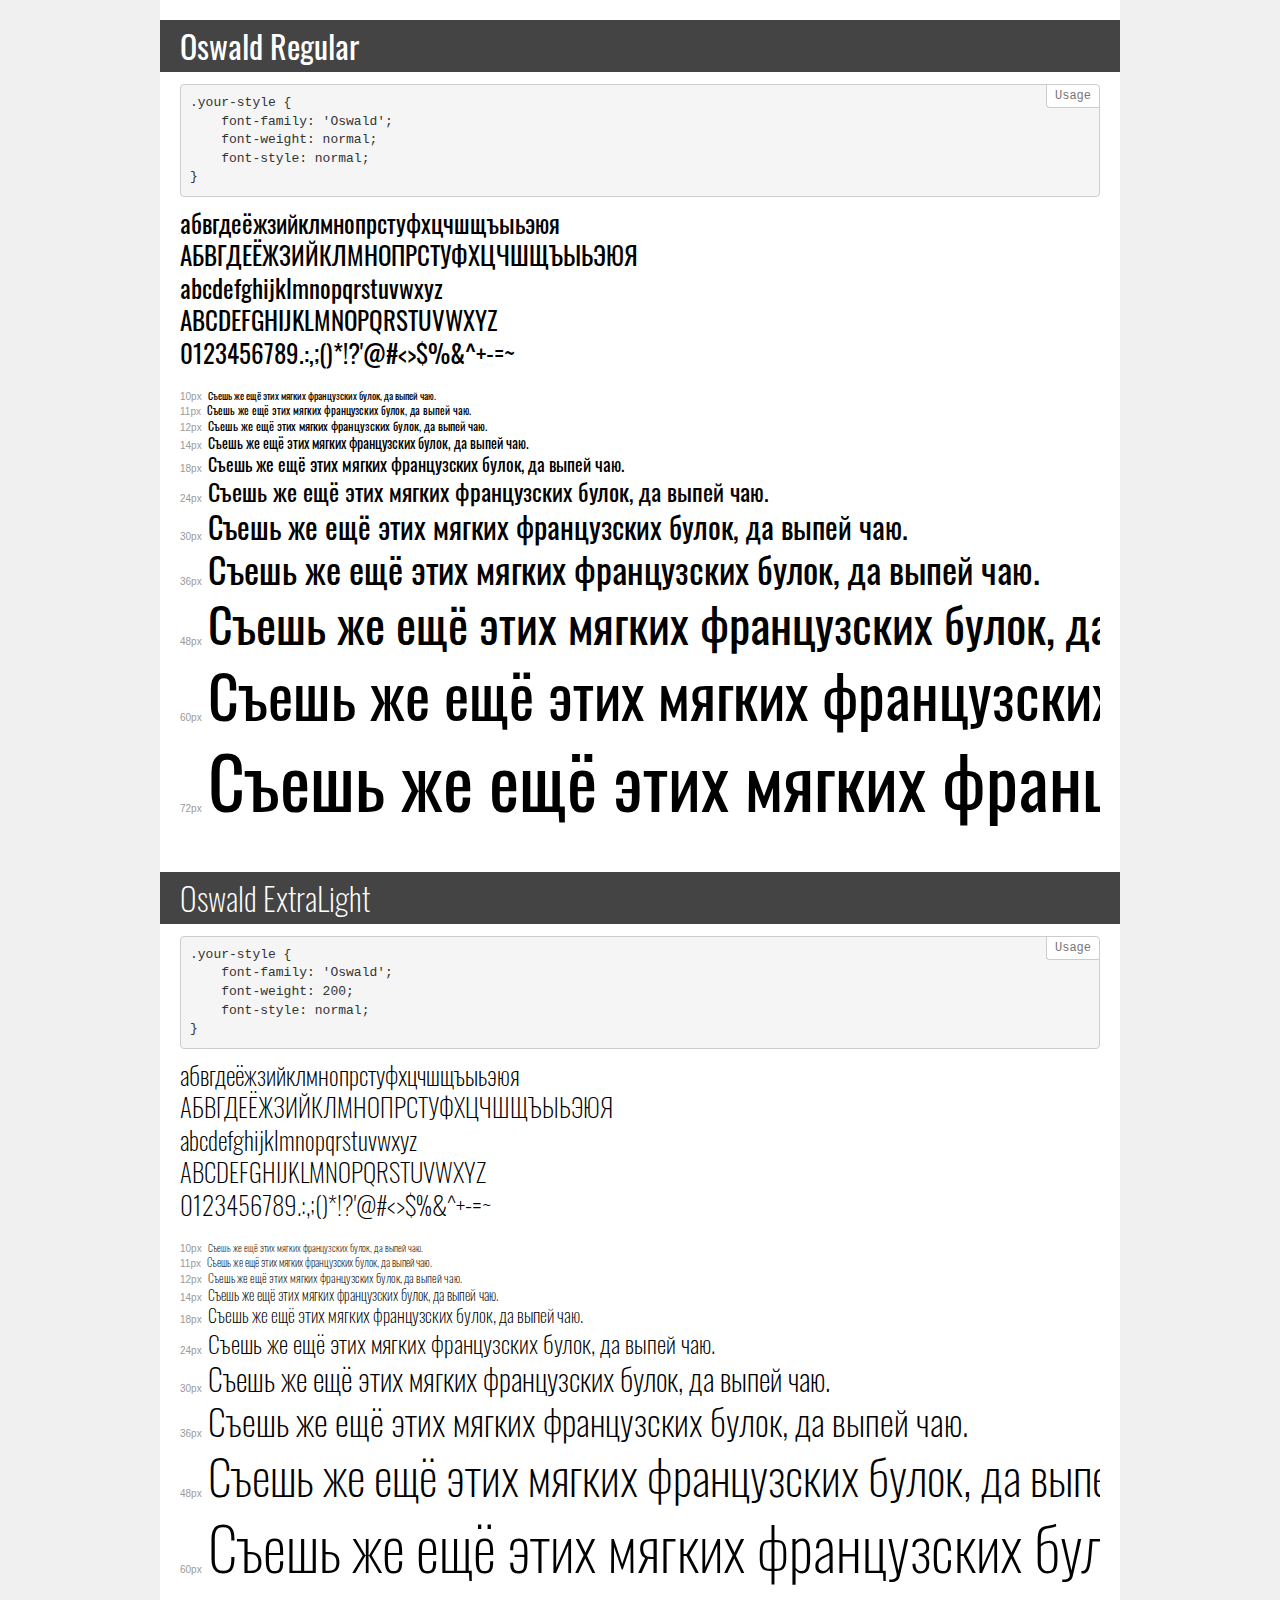
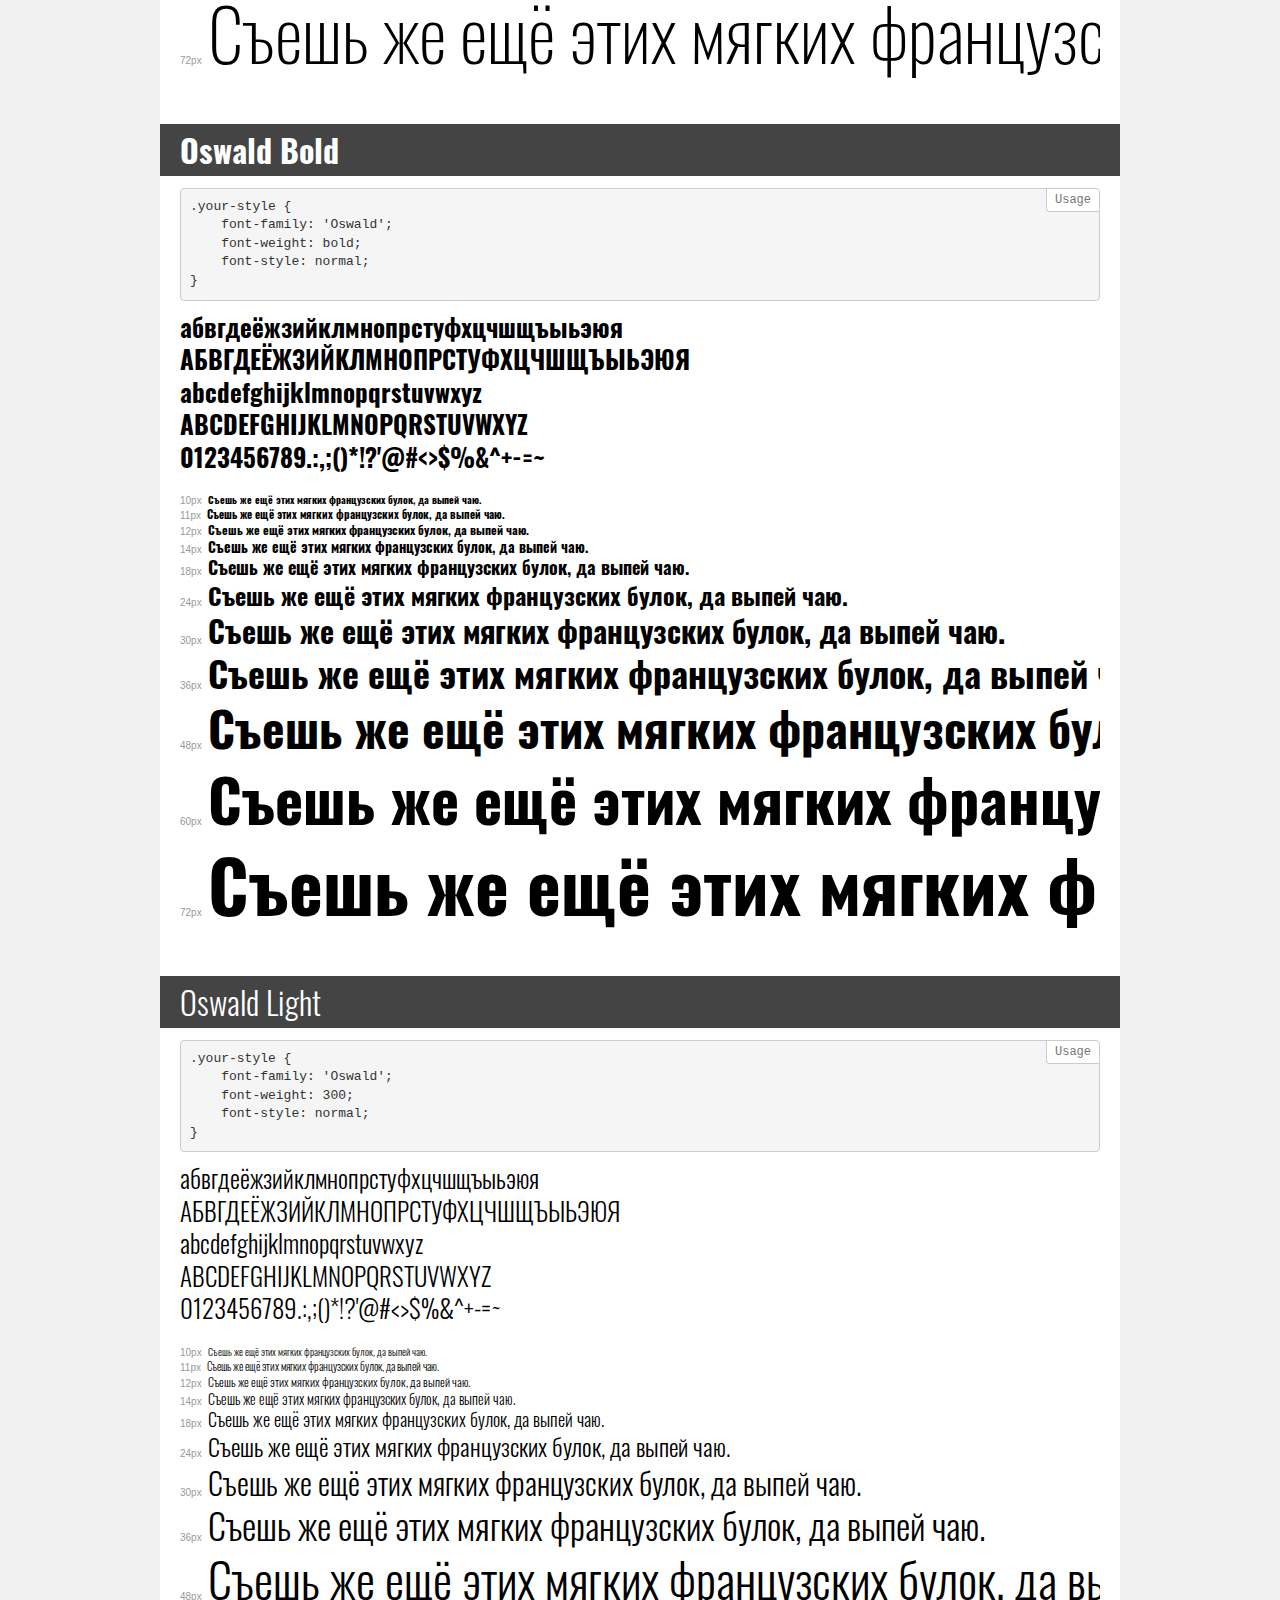
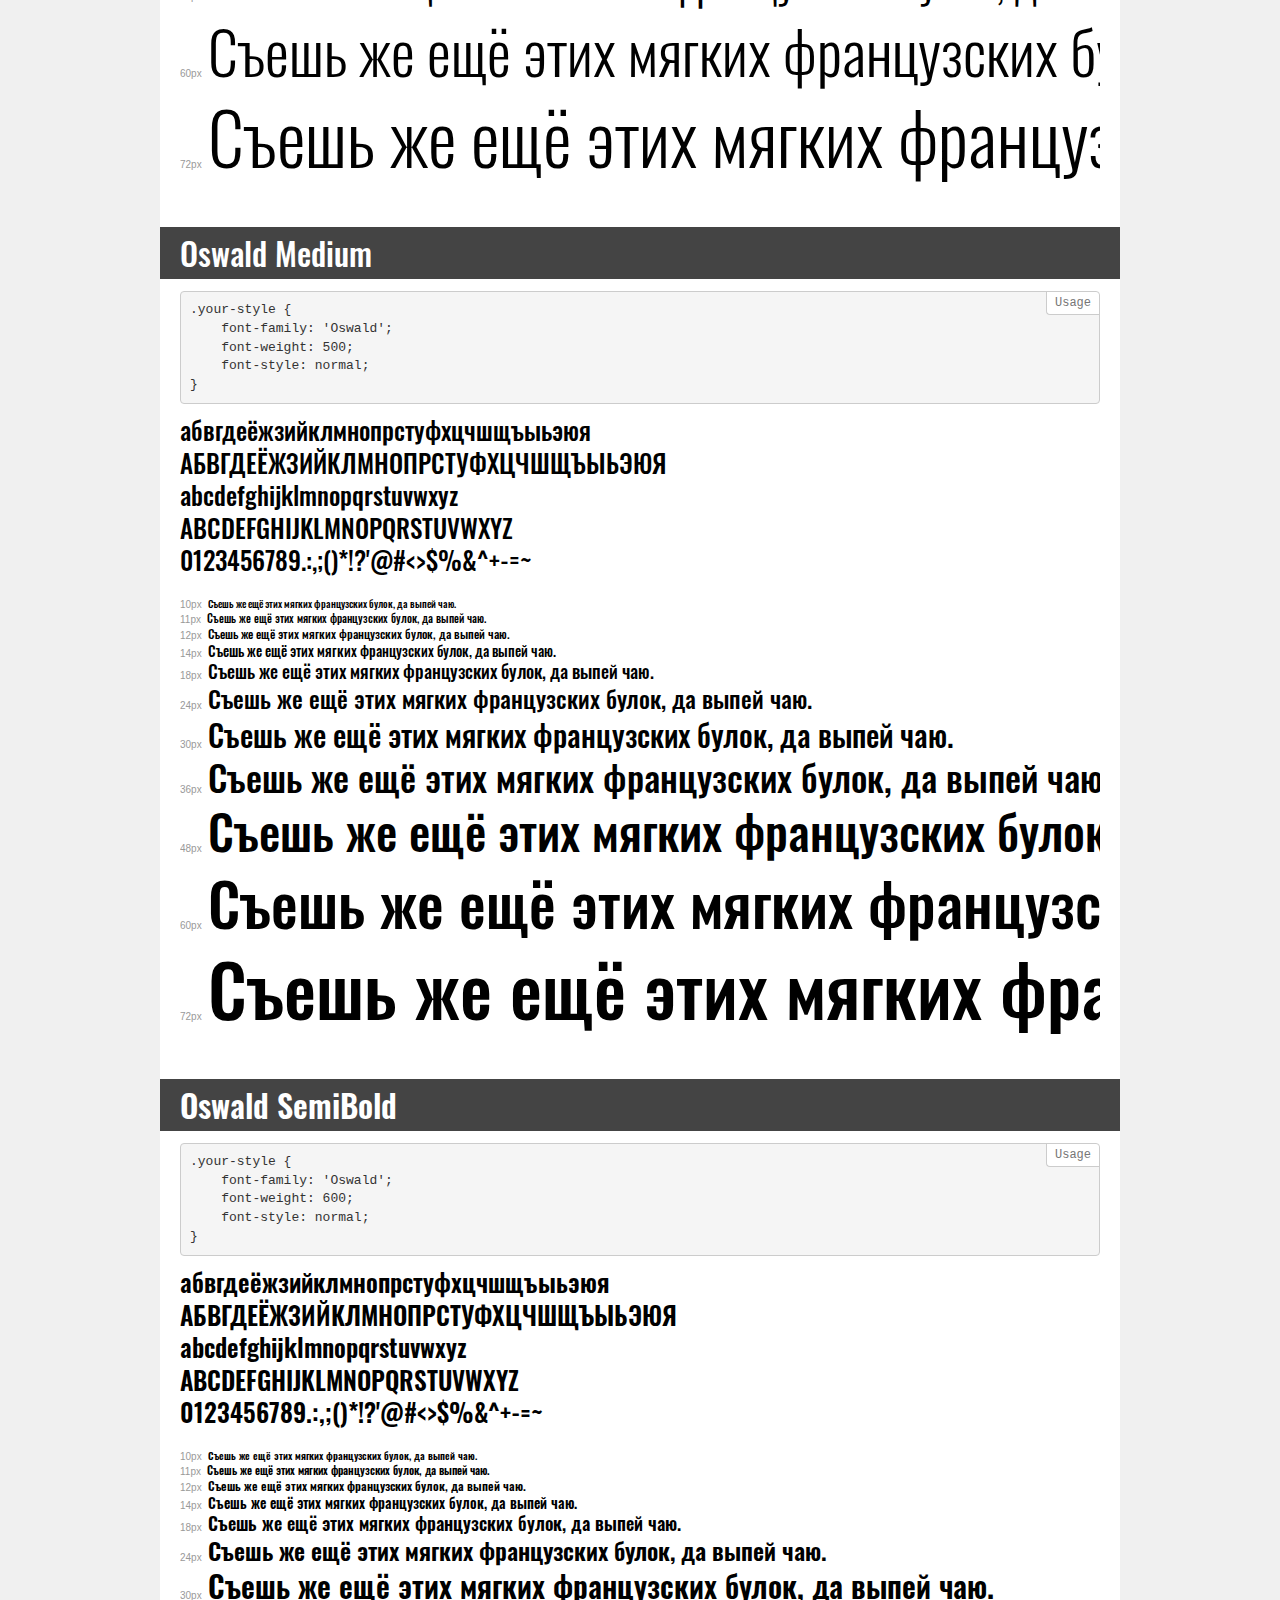
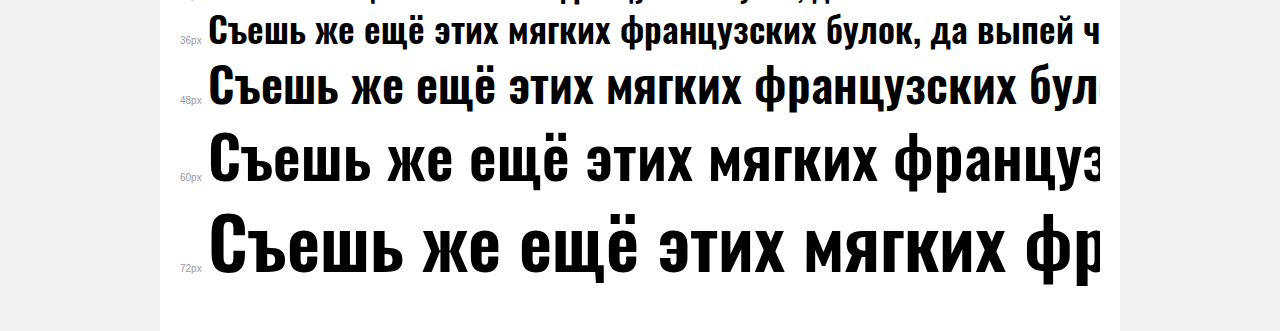
<file: fonts/Oswald/demo.html>
<!DOCTYPE html>
<html lang="en">
<head>
    <meta charset="utf-8">
    <meta http-equiv="X-UA-Compatible" content="IE=edge">
    <meta name="viewport" content="width=device-width, initial-scale=1">
    <meta name="robots" content="noindex, noarchive">
    <meta name="format-detection" content="telephone=no">
    <title>Transfonter demo</title>
    <link href="stylesheet.css" rel="stylesheet">
    <style>
        /*
        http://meyerweb.com/eric/tools/css/reset/
        v2.0 | 20110126
        License: none (public domain)
        */
        html, body, div, span, applet, object, iframe,
        h1, h2, h3, h4, h5, h6, p, blockquote, pre,
        a, abbr, acronym, address, big, cite, code,
        del, dfn, em, img, ins, kbd, q, s, samp,
        small, strike, strong, sub, sup, tt, var,
        b, u, i, center,
        dl, dt, dd, ol, ul, li,
        fieldset, form, label, legend,
        table, caption, tbody, tfoot, thead, tr, th, td,
        article, aside, canvas, details, embed,
        figure, figcaption, footer, header, hgroup,
        menu, nav, output, ruby, section, summary,
        time, mark, audio, video {
            margin: 0;
            padding: 0;
            border: 0;
            font-size: 100%;
            font: inherit;
            vertical-align: baseline;
        }
        /* HTML5 display-role reset for older browsers */
        article, aside, details, figcaption, figure,
        footer, header, hgroup, menu, nav, section {
            display: block;
        }
        body {
            line-height: 1;
        }
        ol, ul {
            list-style: none;
        }
        blockquote, q {
            quotes: none;
        }
        blockquote:before, blockquote:after,
        q:before, q:after {
            content: '';
            content: none;
        }
        table {
            border-collapse: collapse;
            border-spacing: 0;
        }
        /* demo styles */
        body {
            background: #f0f0f0;
            color: #000;
        }
        .page {
            background: #fff;
            width: 920px;
            margin: 0 auto;
            padding: 20px 20px 0 20px;
            overflow: hidden;
        }
        .font-container {
            overflow-x: auto;
            overflow-y: hidden;
            margin-bottom: 40px;
            line-height: 1.3;
            white-space: nowrap;
            padding-bottom: 5px;
        }
        h1 {
            position: relative;
            background: #444;
            font-size: 32px;
            color: #fff;
            padding: 10px 20px;
            margin: 0 -20px 12px -20px;
        }
        .letters {
            font-size: 25px;
            margin-bottom: 20px;
        }
        .s10:before {
            content: '10px';
        }
        .s11:before {
            content: '11px';
        }
        .s12:before {
            content: '12px';
        }
        .s14:before {
            content: '14px';
        }
        .s18:before {
            content: '18px';
        }
        .s24:before {
            content: '24px';
        }
        .s30:before {
            content: '30px';
        }
        .s36:before {
            content: '36px';
        }
        .s48:before {
            content: '48px';
        }
        .s60:before {
            content: '60px';
        }
        .s72:before {
            content: '72px';
        }
        .s10:before, .s11:before, .s12:before, .s14:before,
        .s18:before, .s24:before, .s30:before, .s36:before,
        .s48:before, .s60:before, .s72:before {
            font-family: Arial, sans-serif;
            font-size: 10px;
            font-weight: normal;
            font-style: normal;
            color: #999;
            padding-right: 6px;
        }
        pre {
            display: block;
            position: relative;
            padding: 9px;
            margin: 0 0 10px;
            font-family: Monaco, Menlo, Consolas, "Courier New", monospace;
            font-size: 13px;
            line-height: 1.428571429;
            color: #333;
            font-weight: normal;
            font-style: normal;
            background-color: #f5f5f5;
            border: 1px solid #ccc;
            overflow-x: auto;
            border-radius: 4px;
        }
        pre:after {
            display: block;
            position: absolute;
            right: 0;
            top: 0;
            content: 'Usage';
            line-height: 1;
            padding: 5px 8px;
            font-size: 12px;
            color: #767676;
            background-color: #fff;
            border: 1px solid #ccc;
            border-right: none;
            border-top: none;
            border-radius: 0 4px 0 4px;
            z-index: 10;
        }
        /* responsive */
        @media (max-width: 959px) {
            .page {
                width: auto;
                margin: 0;
            }
        }
    </style>
</head>
<body>
<div class="page">
    <div class="demo">
        <h1 style="font-family: 'Oswald'; font-weight: normal; font-style: normal;">Oswald Regular</h1>
        <pre>.your-style {
    font-family: 'Oswald';
    font-weight: normal;
    font-style: normal;
}</pre>
        <div class="font-container" style="font-family: 'Oswald'; font-weight: normal; font-style: normal;">
            <p class="letters">
                абвгдеёжзийклмнопрстуфхцчшщъыьэюя<br>
АБВГДЕЁЖЗИЙКЛМНОПРСТУФХЦЧШЩЪЫЬЭЮЯ<br>
abcdefghijklmnopqrstuvwxyz<br>
ABCDEFGHIJKLMNOPQRSTUVWXYZ<br>
                0123456789.:,;()*!?'@#<>$%&^+-=~
            </p>
            <p class="s10" style="font-size: 10px;">Съешь же ещё этих мягких французских булок, да выпей чаю.</p>
            <p class="s11" style="font-size: 11px;">Съешь же ещё этих мягких французских булок, да выпей чаю.</p>
            <p class="s12" style="font-size: 12px;">Съешь же ещё этих мягких французских булок, да выпей чаю.</p>
            <p class="s14" style="font-size: 14px;">Съешь же ещё этих мягких французских булок, да выпей чаю.</p>
            <p class="s18" style="font-size: 18px;">Съешь же ещё этих мягких французских булок, да выпей чаю.</p>
            <p class="s24" style="font-size: 24px;">Съешь же ещё этих мягких французских булок, да выпей чаю.</p>
            <p class="s30" style="font-size: 30px;">Съешь же ещё этих мягких французских булок, да выпей чаю.</p>
            <p class="s36" style="font-size: 36px;">Съешь же ещё этих мягких французских булок, да выпей чаю.</p>
            <p class="s48" style="font-size: 48px;">Съешь же ещё этих мягких французских булок, да выпей чаю.</p>
            <p class="s60" style="font-size: 60px;">Съешь же ещё этих мягких французских булок, да выпей чаю.</p>
            <p class="s72" style="font-size: 72px;">Съешь же ещё этих мягких французских булок, да выпей чаю.</p>
        </div>
    </div>
    <div class="demo">
        <h1 style="font-family: 'Oswald'; font-weight: 200; font-style: normal;">Oswald ExtraLight</h1>
        <pre>.your-style {
    font-family: 'Oswald';
    font-weight: 200;
    font-style: normal;
}</pre>
        <div class="font-container" style="font-family: 'Oswald'; font-weight: 200; font-style: normal;">
            <p class="letters">
                абвгдеёжзийклмнопрстуфхцчшщъыьэюя<br>
АБВГДЕЁЖЗИЙКЛМНОПРСТУФХЦЧШЩЪЫЬЭЮЯ<br>
abcdefghijklmnopqrstuvwxyz<br>
ABCDEFGHIJKLMNOPQRSTUVWXYZ<br>
                0123456789.:,;()*!?'@#<>$%&^+-=~
            </p>
            <p class="s10" style="font-size: 10px;">Съешь же ещё этих мягких французских булок, да выпей чаю.</p>
            <p class="s11" style="font-size: 11px;">Съешь же ещё этих мягких французских булок, да выпей чаю.</p>
            <p class="s12" style="font-size: 12px;">Съешь же ещё этих мягких французских булок, да выпей чаю.</p>
            <p class="s14" style="font-size: 14px;">Съешь же ещё этих мягких французских булок, да выпей чаю.</p>
            <p class="s18" style="font-size: 18px;">Съешь же ещё этих мягких французских булок, да выпей чаю.</p>
            <p class="s24" style="font-size: 24px;">Съешь же ещё этих мягких французских булок, да выпей чаю.</p>
            <p class="s30" style="font-size: 30px;">Съешь же ещё этих мягких французских булок, да выпей чаю.</p>
            <p class="s36" style="font-size: 36px;">Съешь же ещё этих мягких французских булок, да выпей чаю.</p>
            <p class="s48" style="font-size: 48px;">Съешь же ещё этих мягких французских булок, да выпей чаю.</p>
            <p class="s60" style="font-size: 60px;">Съешь же ещё этих мягких французских булок, да выпей чаю.</p>
            <p class="s72" style="font-size: 72px;">Съешь же ещё этих мягких французских булок, да выпей чаю.</p>
        </div>
    </div>
    <div class="demo">
        <h1 style="font-family: 'Oswald'; font-weight: bold; font-style: normal;">Oswald Bold</h1>
        <pre>.your-style {
    font-family: 'Oswald';
    font-weight: bold;
    font-style: normal;
}</pre>
        <div class="font-container" style="font-family: 'Oswald'; font-weight: bold; font-style: normal;">
            <p class="letters">
                абвгдеёжзийклмнопрстуфхцчшщъыьэюя<br>
АБВГДЕЁЖЗИЙКЛМНОПРСТУФХЦЧШЩЪЫЬЭЮЯ<br>
abcdefghijklmnopqrstuvwxyz<br>
ABCDEFGHIJKLMNOPQRSTUVWXYZ<br>
                0123456789.:,;()*!?'@#<>$%&^+-=~
            </p>
            <p class="s10" style="font-size: 10px;">Съешь же ещё этих мягких французских булок, да выпей чаю.</p>
            <p class="s11" style="font-size: 11px;">Съешь же ещё этих мягких французских булок, да выпей чаю.</p>
            <p class="s12" style="font-size: 12px;">Съешь же ещё этих мягких французских булок, да выпей чаю.</p>
            <p class="s14" style="font-size: 14px;">Съешь же ещё этих мягких французских булок, да выпей чаю.</p>
            <p class="s18" style="font-size: 18px;">Съешь же ещё этих мягких французских булок, да выпей чаю.</p>
            <p class="s24" style="font-size: 24px;">Съешь же ещё этих мягких французских булок, да выпей чаю.</p>
            <p class="s30" style="font-size: 30px;">Съешь же ещё этих мягких французских булок, да выпей чаю.</p>
            <p class="s36" style="font-size: 36px;">Съешь же ещё этих мягких французских булок, да выпей чаю.</p>
            <p class="s48" style="font-size: 48px;">Съешь же ещё этих мягких французских булок, да выпей чаю.</p>
            <p class="s60" style="font-size: 60px;">Съешь же ещё этих мягких французских булок, да выпей чаю.</p>
            <p class="s72" style="font-size: 72px;">Съешь же ещё этих мягких французских булок, да выпей чаю.</p>
        </div>
    </div>
    <div class="demo">
        <h1 style="font-family: 'Oswald'; font-weight: 300; font-style: normal;">Oswald Light</h1>
        <pre>.your-style {
    font-family: 'Oswald';
    font-weight: 300;
    font-style: normal;
}</pre>
        <div class="font-container" style="font-family: 'Oswald'; font-weight: 300; font-style: normal;">
            <p class="letters">
                абвгдеёжзийклмнопрстуфхцчшщъыьэюя<br>
АБВГДЕЁЖЗИЙКЛМНОПРСТУФХЦЧШЩЪЫЬЭЮЯ<br>
abcdefghijklmnopqrstuvwxyz<br>
ABCDEFGHIJKLMNOPQRSTUVWXYZ<br>
                0123456789.:,;()*!?'@#<>$%&^+-=~
            </p>
            <p class="s10" style="font-size: 10px;">Съешь же ещё этих мягких французских булок, да выпей чаю.</p>
            <p class="s11" style="font-size: 11px;">Съешь же ещё этих мягких французских булок, да выпей чаю.</p>
            <p class="s12" style="font-size: 12px;">Съешь же ещё этих мягких французских булок, да выпей чаю.</p>
            <p class="s14" style="font-size: 14px;">Съешь же ещё этих мягких французских булок, да выпей чаю.</p>
            <p class="s18" style="font-size: 18px;">Съешь же ещё этих мягких французских булок, да выпей чаю.</p>
            <p class="s24" style="font-size: 24px;">Съешь же ещё этих мягких французских булок, да выпей чаю.</p>
            <p class="s30" style="font-size: 30px;">Съешь же ещё этих мягких французских булок, да выпей чаю.</p>
            <p class="s36" style="font-size: 36px;">Съешь же ещё этих мягких французских булок, да выпей чаю.</p>
            <p class="s48" style="font-size: 48px;">Съешь же ещё этих мягких французских булок, да выпей чаю.</p>
            <p class="s60" style="font-size: 60px;">Съешь же ещё этих мягких французских булок, да выпей чаю.</p>
            <p class="s72" style="font-size: 72px;">Съешь же ещё этих мягких французских булок, да выпей чаю.</p>
        </div>
    </div>
    <div class="demo">
        <h1 style="font-family: 'Oswald'; font-weight: 500; font-style: normal;">Oswald Medium</h1>
        <pre>.your-style {
    font-family: 'Oswald';
    font-weight: 500;
    font-style: normal;
}</pre>
        <div class="font-container" style="font-family: 'Oswald'; font-weight: 500; font-style: normal;">
            <p class="letters">
                абвгдеёжзийклмнопрстуфхцчшщъыьэюя<br>
АБВГДЕЁЖЗИЙКЛМНОПРСТУФХЦЧШЩЪЫЬЭЮЯ<br>
abcdefghijklmnopqrstuvwxyz<br>
ABCDEFGHIJKLMNOPQRSTUVWXYZ<br>
                0123456789.:,;()*!?'@#<>$%&^+-=~
            </p>
            <p class="s10" style="font-size: 10px;">Съешь же ещё этих мягких французских булок, да выпей чаю.</p>
            <p class="s11" style="font-size: 11px;">Съешь же ещё этих мягких французских булок, да выпей чаю.</p>
            <p class="s12" style="font-size: 12px;">Съешь же ещё этих мягких французских булок, да выпей чаю.</p>
            <p class="s14" style="font-size: 14px;">Съешь же ещё этих мягких французских булок, да выпей чаю.</p>
            <p class="s18" style="font-size: 18px;">Съешь же ещё этих мягких французских булок, да выпей чаю.</p>
            <p class="s24" style="font-size: 24px;">Съешь же ещё этих мягких французских булок, да выпей чаю.</p>
            <p class="s30" style="font-size: 30px;">Съешь же ещё этих мягких французских булок, да выпей чаю.</p>
            <p class="s36" style="font-size: 36px;">Съешь же ещё этих мягких французских булок, да выпей чаю.</p>
            <p class="s48" style="font-size: 48px;">Съешь же ещё этих мягких французских булок, да выпей чаю.</p>
            <p class="s60" style="font-size: 60px;">Съешь же ещё этих мягких французских булок, да выпей чаю.</p>
            <p class="s72" style="font-size: 72px;">Съешь же ещё этих мягких французских булок, да выпей чаю.</p>
        </div>
    </div>
    <div class="demo">
        <h1 style="font-family: 'Oswald'; font-weight: 600; font-style: normal;">Oswald SemiBold</h1>
        <pre>.your-style {
    font-family: 'Oswald';
    font-weight: 600;
    font-style: normal;
}</pre>
        <div class="font-container" style="font-family: 'Oswald'; font-weight: 600; font-style: normal;">
            <p class="letters">
                абвгдеёжзийклмнопрстуфхцчшщъыьэюя<br>
АБВГДЕЁЖЗИЙКЛМНОПРСТУФХЦЧШЩЪЫЬЭЮЯ<br>
abcdefghijklmnopqrstuvwxyz<br>
ABCDEFGHIJKLMNOPQRSTUVWXYZ<br>
                0123456789.:,;()*!?'@#<>$%&^+-=~
            </p>
            <p class="s10" style="font-size: 10px;">Съешь же ещё этих мягких французских булок, да выпей чаю.</p>
            <p class="s11" style="font-size: 11px;">Съешь же ещё этих мягких французских булок, да выпей чаю.</p>
            <p class="s12" style="font-size: 12px;">Съешь же ещё этих мягких французских булок, да выпей чаю.</p>
            <p class="s14" style="font-size: 14px;">Съешь же ещё этих мягких французских булок, да выпей чаю.</p>
            <p class="s18" style="font-size: 18px;">Съешь же ещё этих мягких французских булок, да выпей чаю.</p>
            <p class="s24" style="font-size: 24px;">Съешь же ещё этих мягких французских булок, да выпей чаю.</p>
            <p class="s30" style="font-size: 30px;">Съешь же ещё этих мягких французских булок, да выпей чаю.</p>
            <p class="s36" style="font-size: 36px;">Съешь же ещё этих мягких французских булок, да выпей чаю.</p>
            <p class="s48" style="font-size: 48px;">Съешь же ещё этих мягких французских булок, да выпей чаю.</p>
            <p class="s60" style="font-size: 60px;">Съешь же ещё этих мягких французских булок, да выпей чаю.</p>
            <p class="s72" style="font-size: 72px;">Съешь же ещё этих мягких французских булок, да выпей чаю.</p>
        </div>
    </div>
</div>
</body>
</html>
</file>
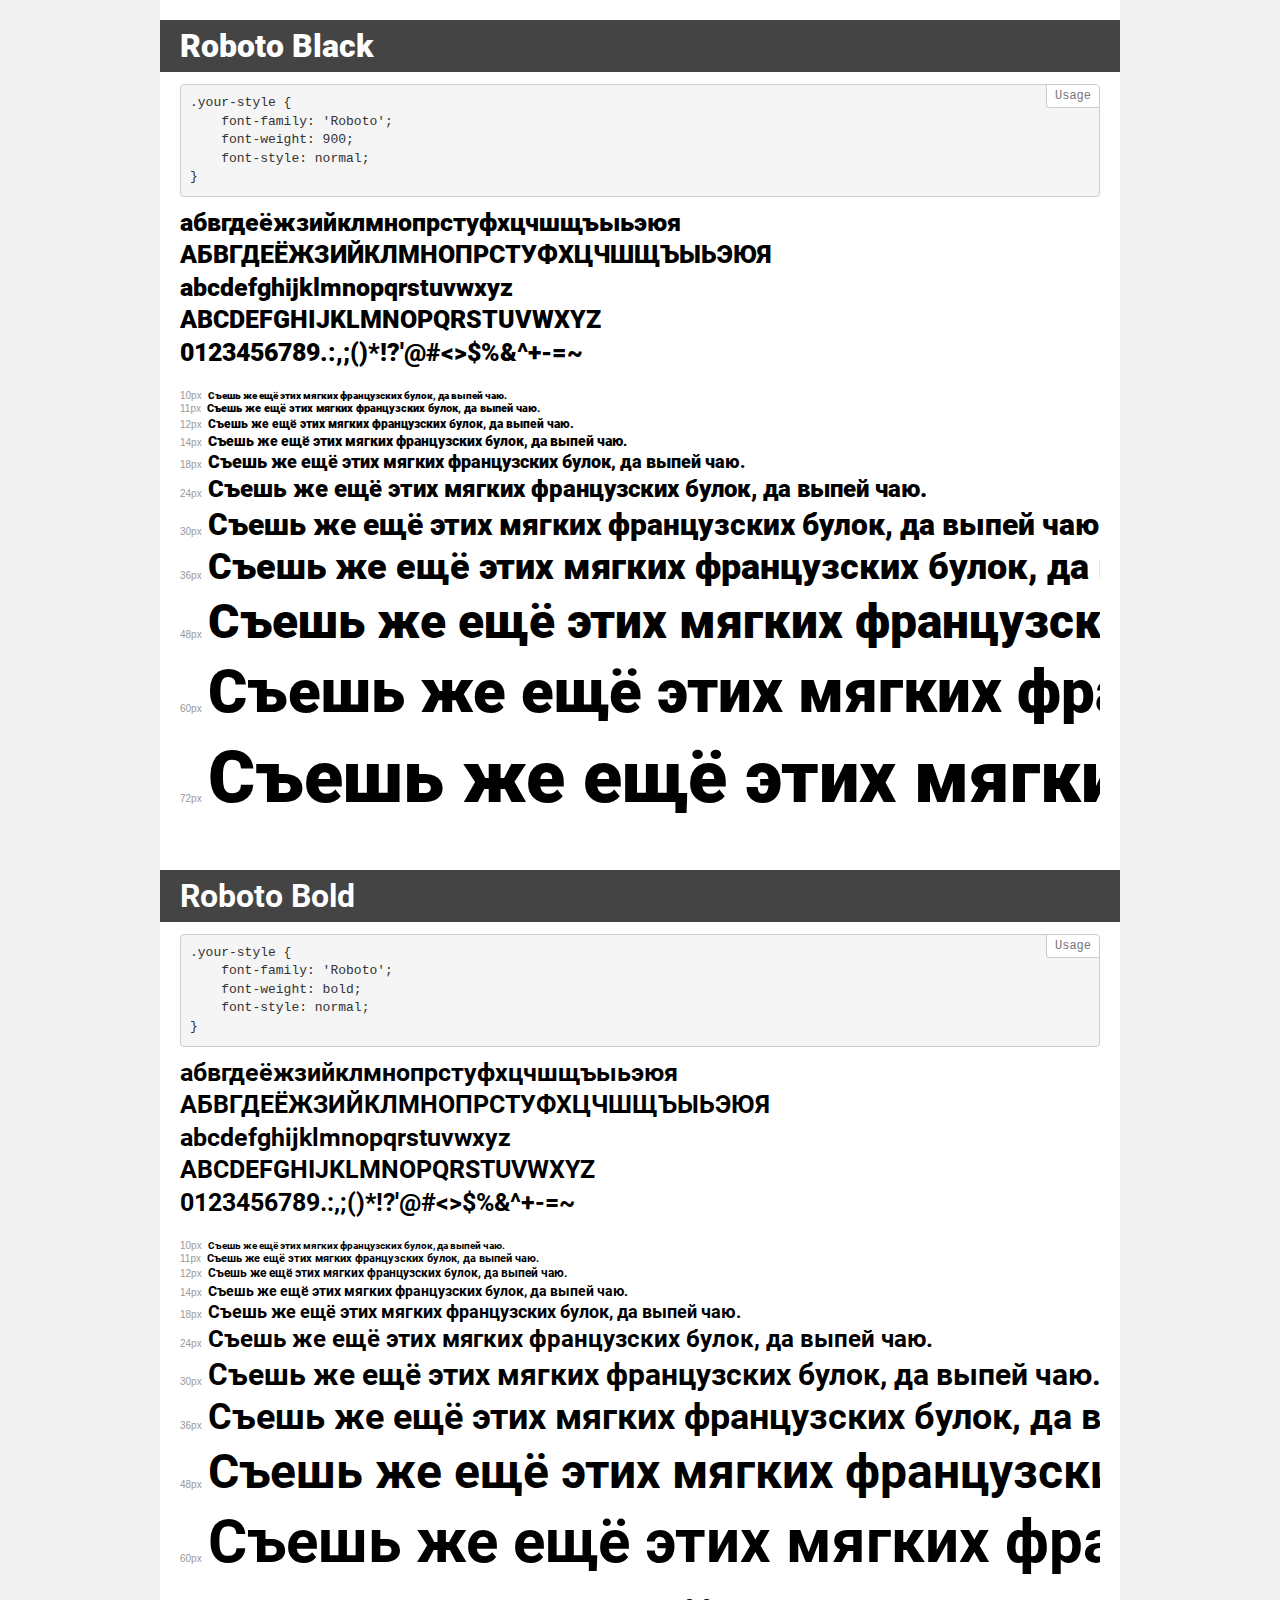
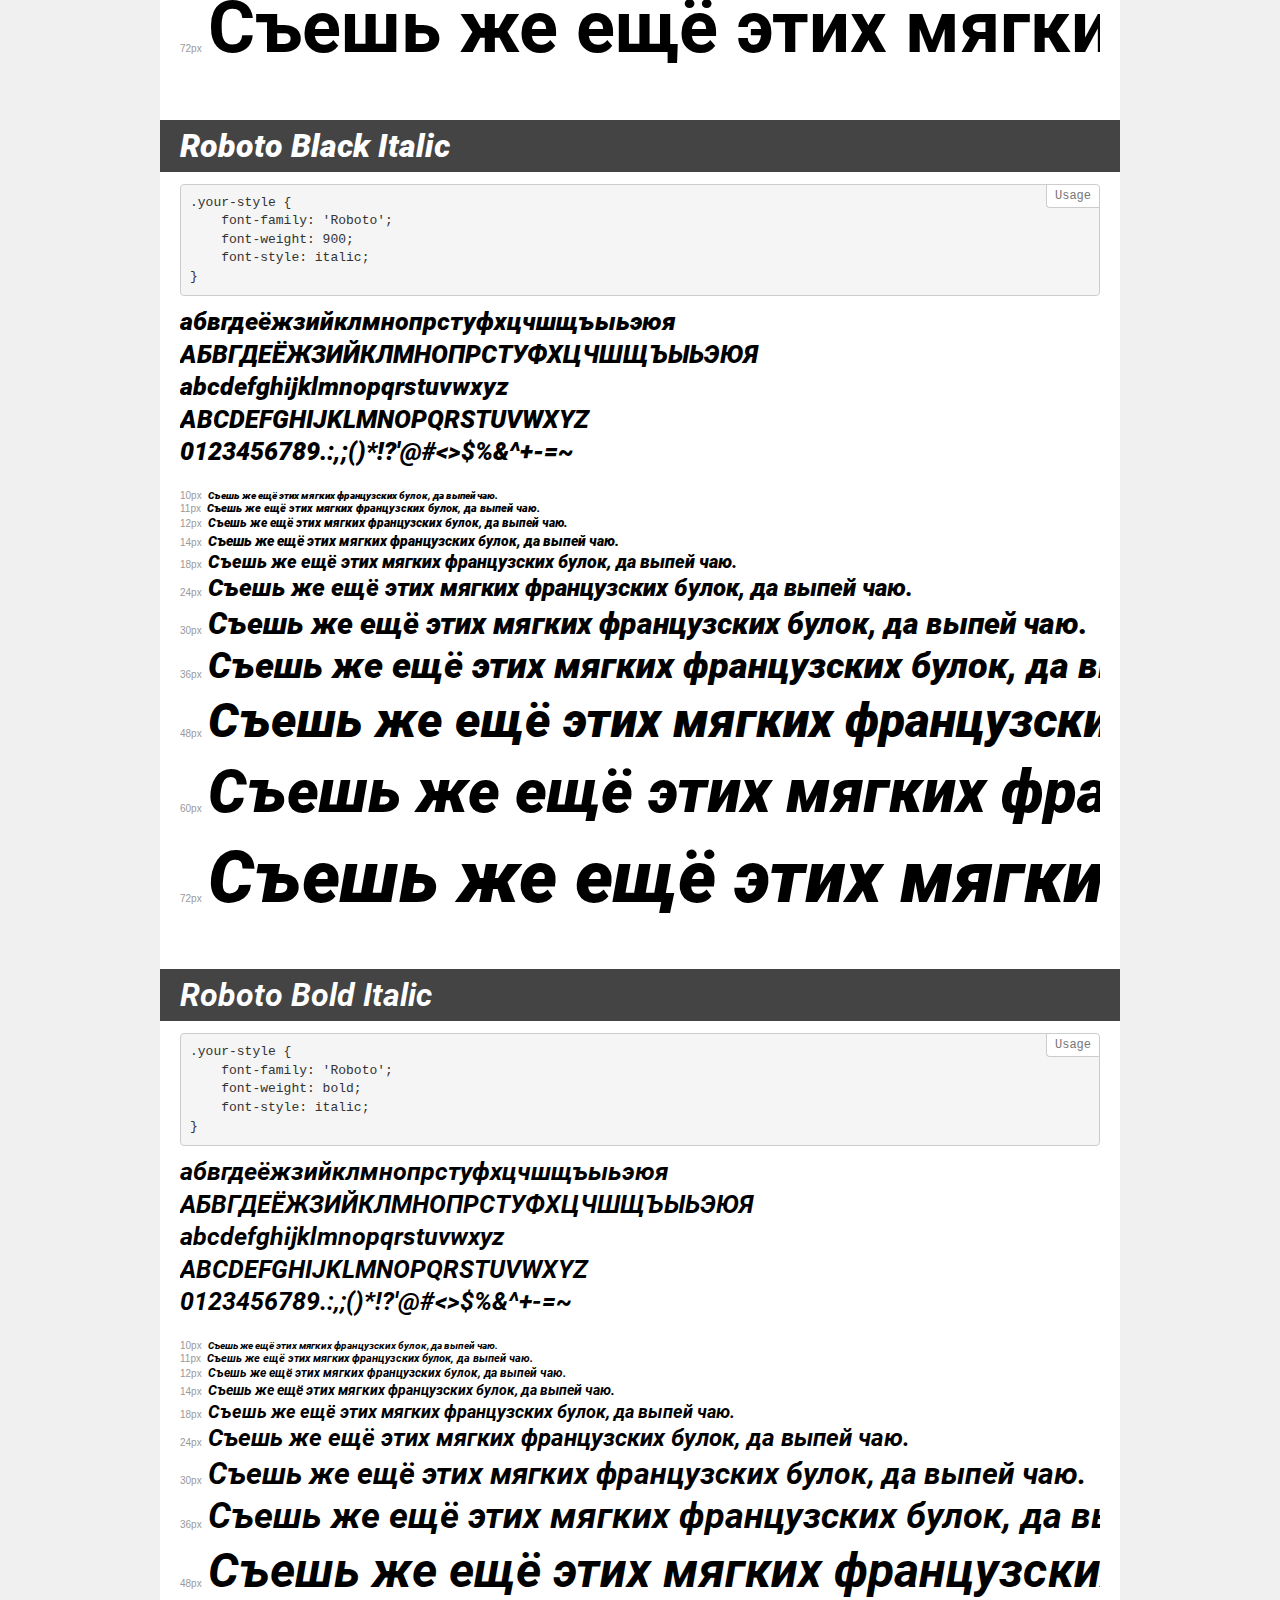
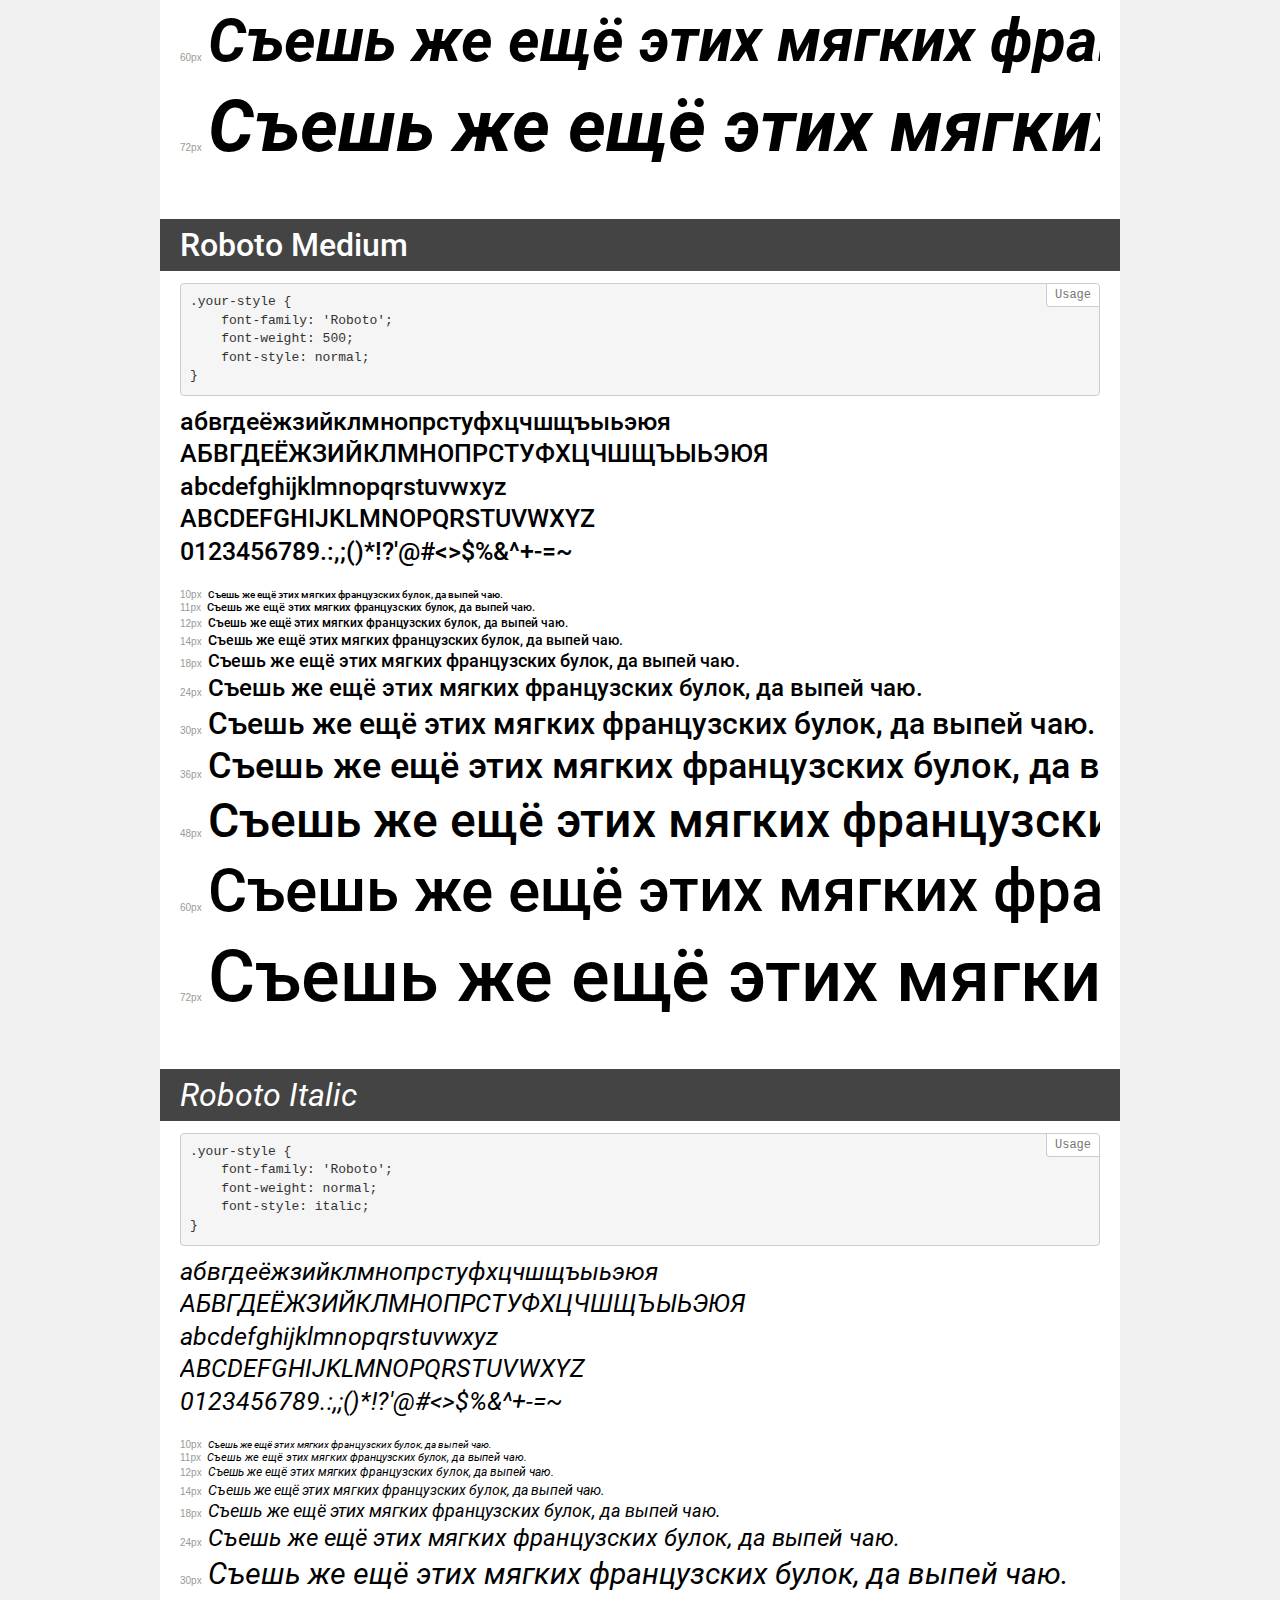
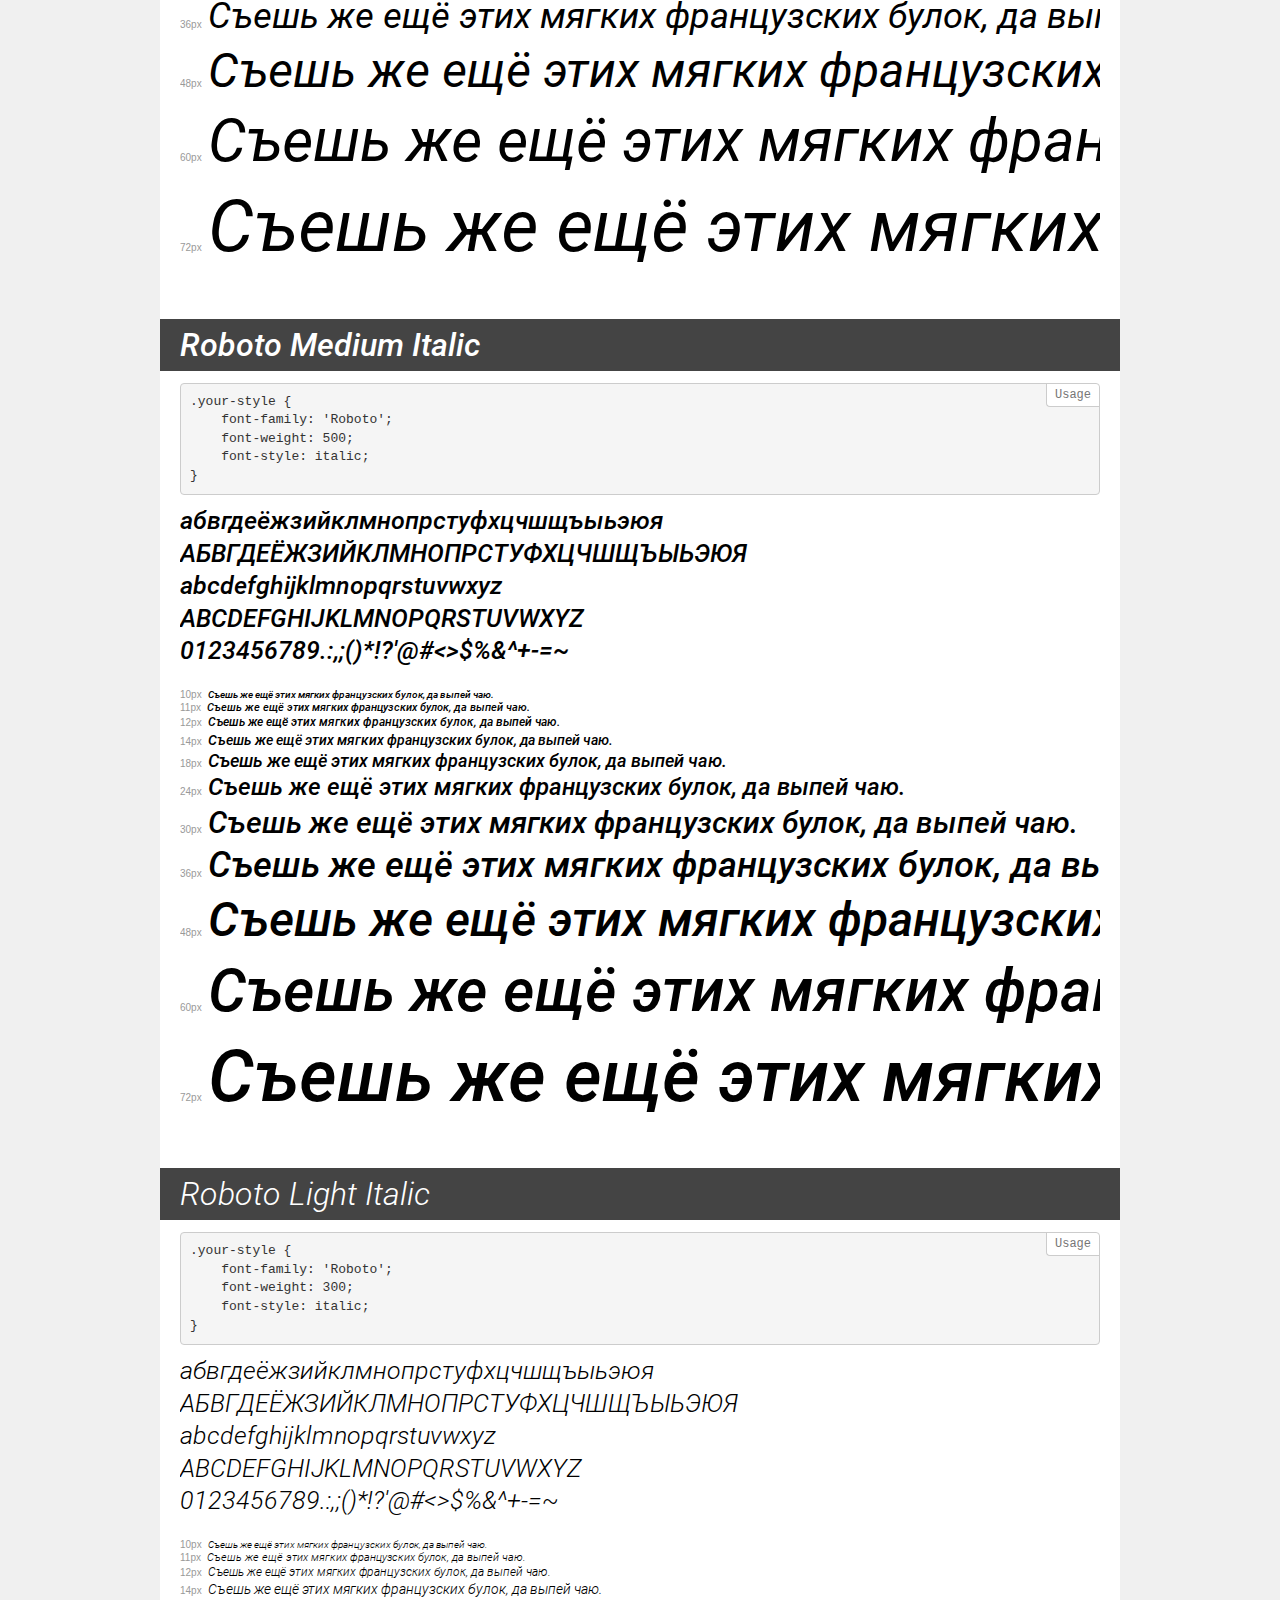
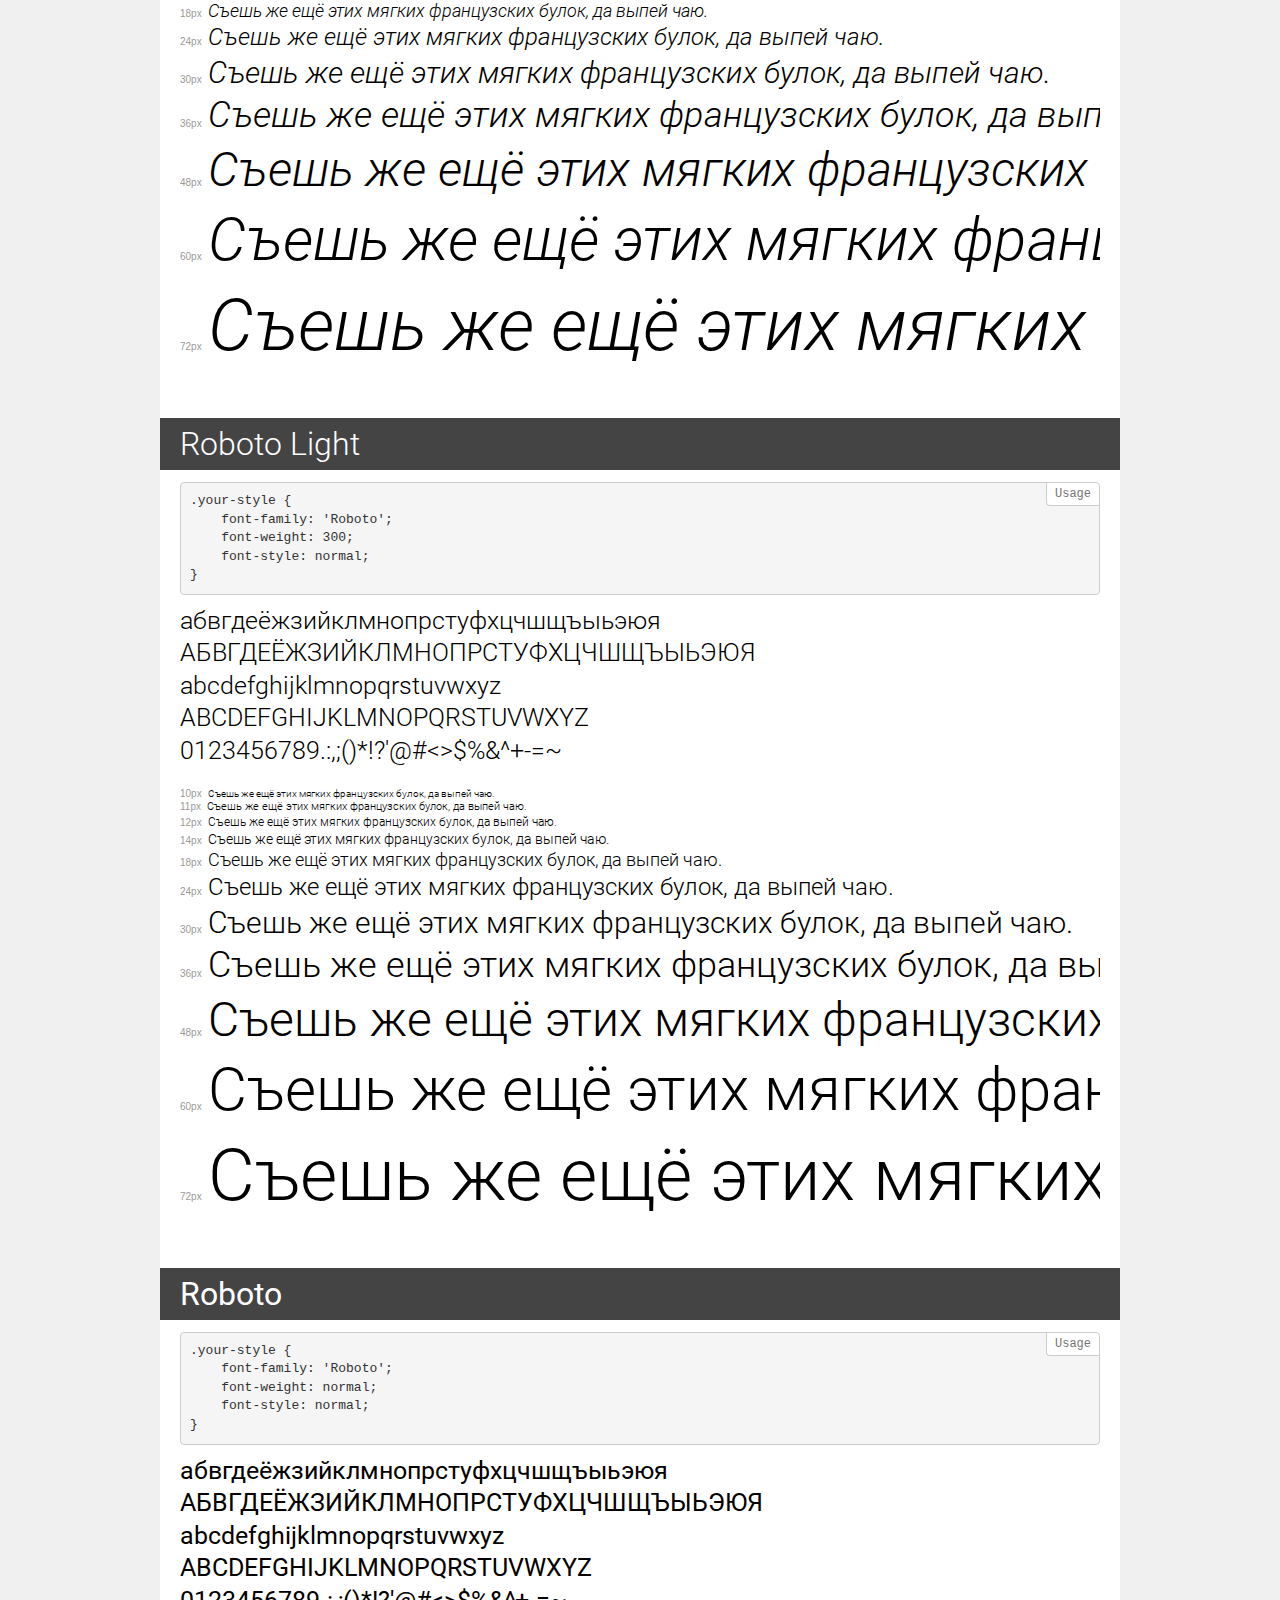
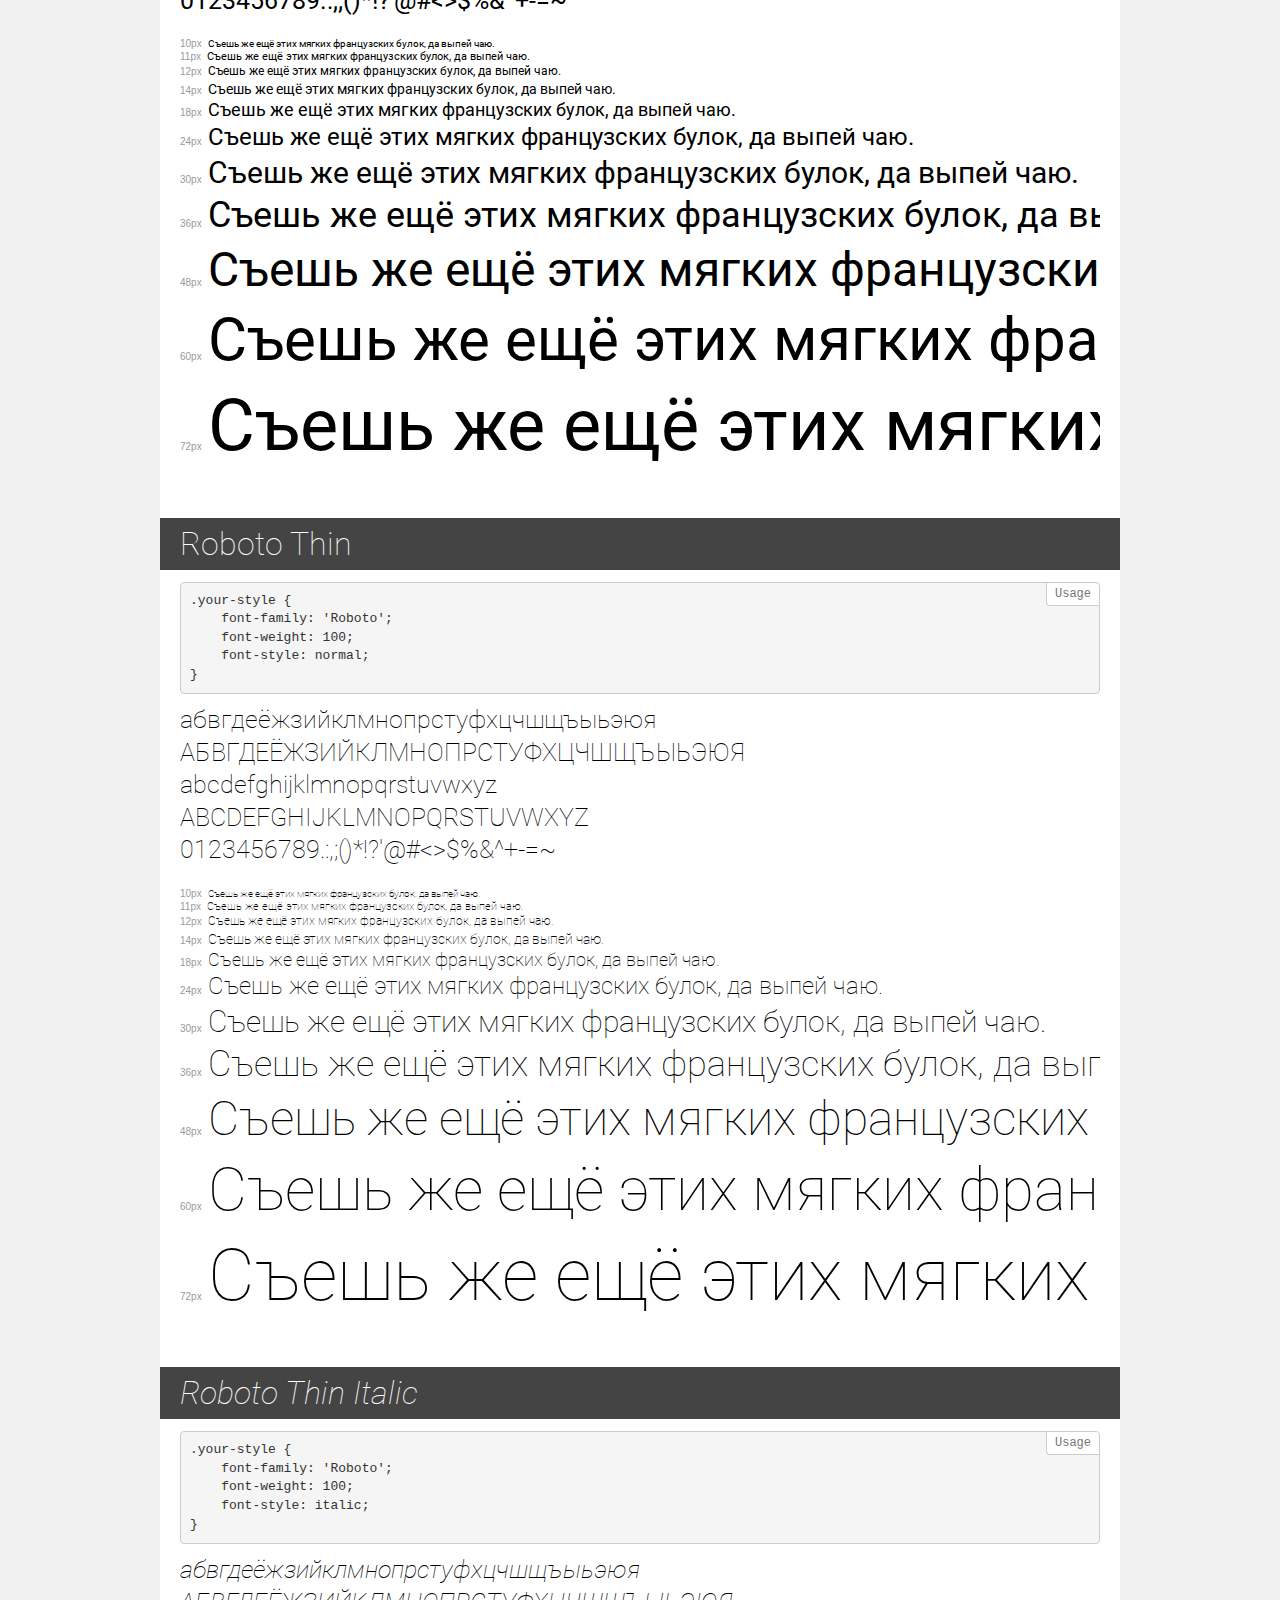
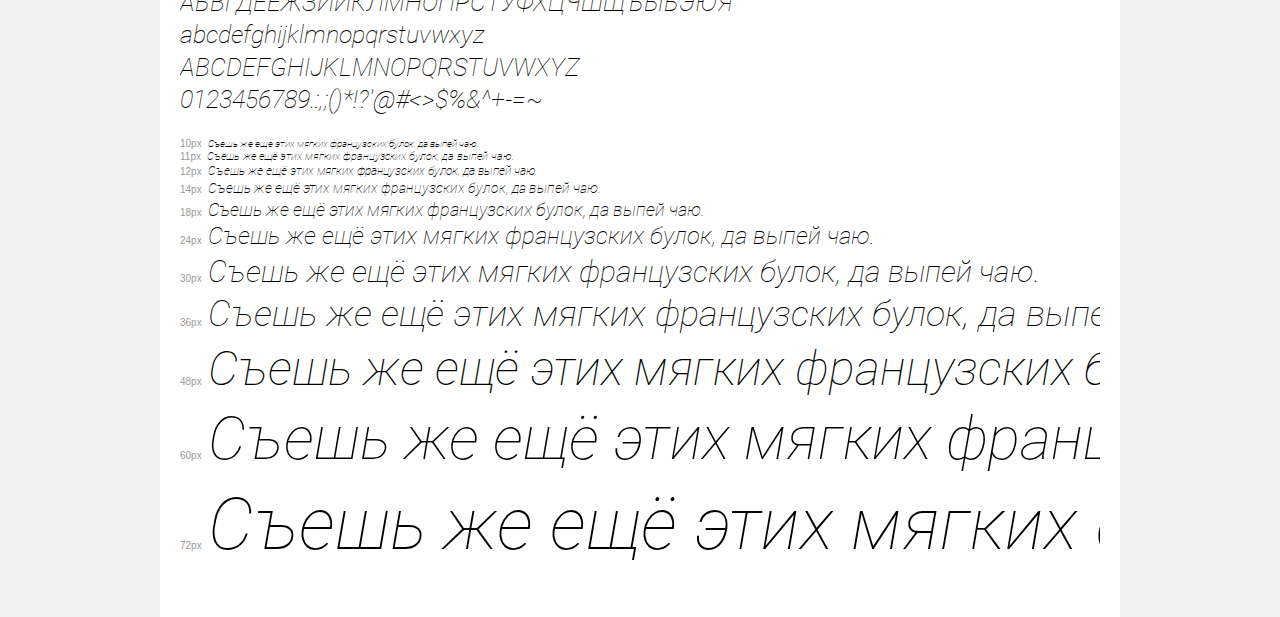
<file: fonts/Roboto/demo.html>
<!DOCTYPE html>
<html lang="en">
<head>
    <meta charset="utf-8">
    <meta http-equiv="X-UA-Compatible" content="IE=edge">
    <meta name="viewport" content="width=device-width, initial-scale=1">
    <meta name="robots" content="noindex, noarchive">
    <meta name="format-detection" content="telephone=no">
    <title>Transfonter demo</title>
    <link href="stylesheet.css" rel="stylesheet">
    <style>
        /*
        http://meyerweb.com/eric/tools/css/reset/
        v2.0 | 20110126
        License: none (public domain)
        */
        html, body, div, span, applet, object, iframe,
        h1, h2, h3, h4, h5, h6, p, blockquote, pre,
        a, abbr, acronym, address, big, cite, code,
        del, dfn, em, img, ins, kbd, q, s, samp,
        small, strike, strong, sub, sup, tt, var,
        b, u, i, center,
        dl, dt, dd, ol, ul, li,
        fieldset, form, label, legend,
        table, caption, tbody, tfoot, thead, tr, th, td,
        article, aside, canvas, details, embed,
        figure, figcaption, footer, header, hgroup,
        menu, nav, output, ruby, section, summary,
        time, mark, audio, video {
            margin: 0;
            padding: 0;
            border: 0;
            font-size: 100%;
            font: inherit;
            vertical-align: baseline;
        }
        /* HTML5 display-role reset for older browsers */
        article, aside, details, figcaption, figure,
        footer, header, hgroup, menu, nav, section {
            display: block;
        }
        body {
            line-height: 1;
        }
        ol, ul {
            list-style: none;
        }
        blockquote, q {
            quotes: none;
        }
        blockquote:before, blockquote:after,
        q:before, q:after {
            content: '';
            content: none;
        }
        table {
            border-collapse: collapse;
            border-spacing: 0;
        }
        /* demo styles */
        body {
            background: #f0f0f0;
            color: #000;
        }
        .page {
            background: #fff;
            width: 920px;
            margin: 0 auto;
            padding: 20px 20px 0 20px;
            overflow: hidden;
        }
        .font-container {
            overflow-x: auto;
            overflow-y: hidden;
            margin-bottom: 40px;
            line-height: 1.3;
            white-space: nowrap;
            padding-bottom: 5px;
        }
        h1 {
            position: relative;
            background: #444;
            font-size: 32px;
            color: #fff;
            padding: 10px 20px;
            margin: 0 -20px 12px -20px;
        }
        .letters {
            font-size: 25px;
            margin-bottom: 20px;
        }
        .s10:before {
            content: '10px';
        }
        .s11:before {
            content: '11px';
        }
        .s12:before {
            content: '12px';
        }
        .s14:before {
            content: '14px';
        }
        .s18:before {
            content: '18px';
        }
        .s24:before {
            content: '24px';
        }
        .s30:before {
            content: '30px';
        }
        .s36:before {
            content: '36px';
        }
        .s48:before {
            content: '48px';
        }
        .s60:before {
            content: '60px';
        }
        .s72:before {
            content: '72px';
        }
        .s10:before, .s11:before, .s12:before, .s14:before,
        .s18:before, .s24:before, .s30:before, .s36:before,
        .s48:before, .s60:before, .s72:before {
            font-family: Arial, sans-serif;
            font-size: 10px;
            font-weight: normal;
            font-style: normal;
            color: #999;
            padding-right: 6px;
        }
        pre {
            display: block;
            position: relative;
            padding: 9px;
            margin: 0 0 10px;
            font-family: Monaco, Menlo, Consolas, "Courier New", monospace;
            font-size: 13px;
            line-height: 1.428571429;
            color: #333;
            font-weight: normal;
            font-style: normal;
            background-color: #f5f5f5;
            border: 1px solid #ccc;
            overflow-x: auto;
            border-radius: 4px;
        }
        pre:after {
            display: block;
            position: absolute;
            right: 0;
            top: 0;
            content: 'Usage';
            line-height: 1;
            padding: 5px 8px;
            font-size: 12px;
            color: #767676;
            background-color: #fff;
            border: 1px solid #ccc;
            border-right: none;
            border-top: none;
            border-radius: 0 4px 0 4px;
            z-index: 10;
        }
        /* responsive */
        @media (max-width: 959px) {
            .page {
                width: auto;
                margin: 0;
            }
        }
    </style>
</head>
<body>
<div class="page">
    <div class="demo">
        <h1 style="font-family: 'Roboto'; font-weight: 900; font-style: normal;">Roboto Black</h1>
        <pre>.your-style {
    font-family: 'Roboto';
    font-weight: 900;
    font-style: normal;
}</pre>
        <div class="font-container" style="font-family: 'Roboto'; font-weight: 900; font-style: normal;">
            <p class="letters">
                абвгдеёжзийклмнопрстуфхцчшщъыьэюя<br>
АБВГДЕЁЖЗИЙКЛМНОПРСТУФХЦЧШЩЪЫЬЭЮЯ<br>
abcdefghijklmnopqrstuvwxyz<br>
ABCDEFGHIJKLMNOPQRSTUVWXYZ<br>
                0123456789.:,;()*!?'@#<>$%&^+-=~
            </p>
            <p class="s10" style="font-size: 10px;">Съешь же ещё этих мягких французских булок, да выпей чаю.</p>
            <p class="s11" style="font-size: 11px;">Съешь же ещё этих мягких французских булок, да выпей чаю.</p>
            <p class="s12" style="font-size: 12px;">Съешь же ещё этих мягких французских булок, да выпей чаю.</p>
            <p class="s14" style="font-size: 14px;">Съешь же ещё этих мягких французских булок, да выпей чаю.</p>
            <p class="s18" style="font-size: 18px;">Съешь же ещё этих мягких французских булок, да выпей чаю.</p>
            <p class="s24" style="font-size: 24px;">Съешь же ещё этих мягких французских булок, да выпей чаю.</p>
            <p class="s30" style="font-size: 30px;">Съешь же ещё этих мягких французских булок, да выпей чаю.</p>
            <p class="s36" style="font-size: 36px;">Съешь же ещё этих мягких французских булок, да выпей чаю.</p>
            <p class="s48" style="font-size: 48px;">Съешь же ещё этих мягких французских булок, да выпей чаю.</p>
            <p class="s60" style="font-size: 60px;">Съешь же ещё этих мягких французских булок, да выпей чаю.</p>
            <p class="s72" style="font-size: 72px;">Съешь же ещё этих мягких французских булок, да выпей чаю.</p>
        </div>
    </div>
    <div class="demo">
        <h1 style="font-family: 'Roboto'; font-weight: bold; font-style: normal;">Roboto Bold</h1>
        <pre>.your-style {
    font-family: 'Roboto';
    font-weight: bold;
    font-style: normal;
}</pre>
        <div class="font-container" style="font-family: 'Roboto'; font-weight: bold; font-style: normal;">
            <p class="letters">
                абвгдеёжзийклмнопрстуфхцчшщъыьэюя<br>
АБВГДЕЁЖЗИЙКЛМНОПРСТУФХЦЧШЩЪЫЬЭЮЯ<br>
abcdefghijklmnopqrstuvwxyz<br>
ABCDEFGHIJKLMNOPQRSTUVWXYZ<br>
                0123456789.:,;()*!?'@#<>$%&^+-=~
            </p>
            <p class="s10" style="font-size: 10px;">Съешь же ещё этих мягких французских булок, да выпей чаю.</p>
            <p class="s11" style="font-size: 11px;">Съешь же ещё этих мягких французских булок, да выпей чаю.</p>
            <p class="s12" style="font-size: 12px;">Съешь же ещё этих мягких французских булок, да выпей чаю.</p>
            <p class="s14" style="font-size: 14px;">Съешь же ещё этих мягких французских булок, да выпей чаю.</p>
            <p class="s18" style="font-size: 18px;">Съешь же ещё этих мягких французских булок, да выпей чаю.</p>
            <p class="s24" style="font-size: 24px;">Съешь же ещё этих мягких французских булок, да выпей чаю.</p>
            <p class="s30" style="font-size: 30px;">Съешь же ещё этих мягких французских булок, да выпей чаю.</p>
            <p class="s36" style="font-size: 36px;">Съешь же ещё этих мягких французских булок, да выпей чаю.</p>
            <p class="s48" style="font-size: 48px;">Съешь же ещё этих мягких французских булок, да выпей чаю.</p>
            <p class="s60" style="font-size: 60px;">Съешь же ещё этих мягких французских булок, да выпей чаю.</p>
            <p class="s72" style="font-size: 72px;">Съешь же ещё этих мягких французских булок, да выпей чаю.</p>
        </div>
    </div>
    <div class="demo">
        <h1 style="font-family: 'Roboto'; font-weight: 900; font-style: italic;">Roboto Black Italic</h1>
        <pre>.your-style {
    font-family: 'Roboto';
    font-weight: 900;
    font-style: italic;
}</pre>
        <div class="font-container" style="font-family: 'Roboto'; font-weight: 900; font-style: italic;">
            <p class="letters">
                абвгдеёжзийклмнопрстуфхцчшщъыьэюя<br>
АБВГДЕЁЖЗИЙКЛМНОПРСТУФХЦЧШЩЪЫЬЭЮЯ<br>
abcdefghijklmnopqrstuvwxyz<br>
ABCDEFGHIJKLMNOPQRSTUVWXYZ<br>
                0123456789.:,;()*!?'@#<>$%&^+-=~
            </p>
            <p class="s10" style="font-size: 10px;">Съешь же ещё этих мягких французских булок, да выпей чаю.</p>
            <p class="s11" style="font-size: 11px;">Съешь же ещё этих мягких французских булок, да выпей чаю.</p>
            <p class="s12" style="font-size: 12px;">Съешь же ещё этих мягких французских булок, да выпей чаю.</p>
            <p class="s14" style="font-size: 14px;">Съешь же ещё этих мягких французских булок, да выпей чаю.</p>
            <p class="s18" style="font-size: 18px;">Съешь же ещё этих мягких французских булок, да выпей чаю.</p>
            <p class="s24" style="font-size: 24px;">Съешь же ещё этих мягких французских булок, да выпей чаю.</p>
            <p class="s30" style="font-size: 30px;">Съешь же ещё этих мягких французских булок, да выпей чаю.</p>
            <p class="s36" style="font-size: 36px;">Съешь же ещё этих мягких французских булок, да выпей чаю.</p>
            <p class="s48" style="font-size: 48px;">Съешь же ещё этих мягких французских булок, да выпей чаю.</p>
            <p class="s60" style="font-size: 60px;">Съешь же ещё этих мягких французских булок, да выпей чаю.</p>
            <p class="s72" style="font-size: 72px;">Съешь же ещё этих мягких французских булок, да выпей чаю.</p>
        </div>
    </div>
    <div class="demo">
        <h1 style="font-family: 'Roboto'; font-weight: bold; font-style: italic;">Roboto Bold Italic</h1>
        <pre>.your-style {
    font-family: 'Roboto';
    font-weight: bold;
    font-style: italic;
}</pre>
        <div class="font-container" style="font-family: 'Roboto'; font-weight: bold; font-style: italic;">
            <p class="letters">
                абвгдеёжзийклмнопрстуфхцчшщъыьэюя<br>
АБВГДЕЁЖЗИЙКЛМНОПРСТУФХЦЧШЩЪЫЬЭЮЯ<br>
abcdefghijklmnopqrstuvwxyz<br>
ABCDEFGHIJKLMNOPQRSTUVWXYZ<br>
                0123456789.:,;()*!?'@#<>$%&^+-=~
            </p>
            <p class="s10" style="font-size: 10px;">Съешь же ещё этих мягких французских булок, да выпей чаю.</p>
            <p class="s11" style="font-size: 11px;">Съешь же ещё этих мягких французских булок, да выпей чаю.</p>
            <p class="s12" style="font-size: 12px;">Съешь же ещё этих мягких французских булок, да выпей чаю.</p>
            <p class="s14" style="font-size: 14px;">Съешь же ещё этих мягких французских булок, да выпей чаю.</p>
            <p class="s18" style="font-size: 18px;">Съешь же ещё этих мягких французских булок, да выпей чаю.</p>
            <p class="s24" style="font-size: 24px;">Съешь же ещё этих мягких французских булок, да выпей чаю.</p>
            <p class="s30" style="font-size: 30px;">Съешь же ещё этих мягких французских булок, да выпей чаю.</p>
            <p class="s36" style="font-size: 36px;">Съешь же ещё этих мягких французских булок, да выпей чаю.</p>
            <p class="s48" style="font-size: 48px;">Съешь же ещё этих мягких французских булок, да выпей чаю.</p>
            <p class="s60" style="font-size: 60px;">Съешь же ещё этих мягких французских булок, да выпей чаю.</p>
            <p class="s72" style="font-size: 72px;">Съешь же ещё этих мягких французских булок, да выпей чаю.</p>
        </div>
    </div>
    <div class="demo">
        <h1 style="font-family: 'Roboto'; font-weight: 500; font-style: normal;">Roboto Medium</h1>
        <pre>.your-style {
    font-family: 'Roboto';
    font-weight: 500;
    font-style: normal;
}</pre>
        <div class="font-container" style="font-family: 'Roboto'; font-weight: 500; font-style: normal;">
            <p class="letters">
                абвгдеёжзийклмнопрстуфхцчшщъыьэюя<br>
АБВГДЕЁЖЗИЙКЛМНОПРСТУФХЦЧШЩЪЫЬЭЮЯ<br>
abcdefghijklmnopqrstuvwxyz<br>
ABCDEFGHIJKLMNOPQRSTUVWXYZ<br>
                0123456789.:,;()*!?'@#<>$%&^+-=~
            </p>
            <p class="s10" style="font-size: 10px;">Съешь же ещё этих мягких французских булок, да выпей чаю.</p>
            <p class="s11" style="font-size: 11px;">Съешь же ещё этих мягких французских булок, да выпей чаю.</p>
            <p class="s12" style="font-size: 12px;">Съешь же ещё этих мягких французских булок, да выпей чаю.</p>
            <p class="s14" style="font-size: 14px;">Съешь же ещё этих мягких французских булок, да выпей чаю.</p>
            <p class="s18" style="font-size: 18px;">Съешь же ещё этих мягких французских булок, да выпей чаю.</p>
            <p class="s24" style="font-size: 24px;">Съешь же ещё этих мягких французских булок, да выпей чаю.</p>
            <p class="s30" style="font-size: 30px;">Съешь же ещё этих мягких французских булок, да выпей чаю.</p>
            <p class="s36" style="font-size: 36px;">Съешь же ещё этих мягких французских булок, да выпей чаю.</p>
            <p class="s48" style="font-size: 48px;">Съешь же ещё этих мягких французских булок, да выпей чаю.</p>
            <p class="s60" style="font-size: 60px;">Съешь же ещё этих мягких французских булок, да выпей чаю.</p>
            <p class="s72" style="font-size: 72px;">Съешь же ещё этих мягких французских булок, да выпей чаю.</p>
        </div>
    </div>
    <div class="demo">
        <h1 style="font-family: 'Roboto'; font-weight: normal; font-style: italic;">Roboto Italic</h1>
        <pre>.your-style {
    font-family: 'Roboto';
    font-weight: normal;
    font-style: italic;
}</pre>
        <div class="font-container" style="font-family: 'Roboto'; font-weight: normal; font-style: italic;">
            <p class="letters">
                абвгдеёжзийклмнопрстуфхцчшщъыьэюя<br>
АБВГДЕЁЖЗИЙКЛМНОПРСТУФХЦЧШЩЪЫЬЭЮЯ<br>
abcdefghijklmnopqrstuvwxyz<br>
ABCDEFGHIJKLMNOPQRSTUVWXYZ<br>
                0123456789.:,;()*!?'@#<>$%&^+-=~
            </p>
            <p class="s10" style="font-size: 10px;">Съешь же ещё этих мягких французских булок, да выпей чаю.</p>
            <p class="s11" style="font-size: 11px;">Съешь же ещё этих мягких французских булок, да выпей чаю.</p>
            <p class="s12" style="font-size: 12px;">Съешь же ещё этих мягких французских булок, да выпей чаю.</p>
            <p class="s14" style="font-size: 14px;">Съешь же ещё этих мягких французских булок, да выпей чаю.</p>
            <p class="s18" style="font-size: 18px;">Съешь же ещё этих мягких французских булок, да выпей чаю.</p>
            <p class="s24" style="font-size: 24px;">Съешь же ещё этих мягких французских булок, да выпей чаю.</p>
            <p class="s30" style="font-size: 30px;">Съешь же ещё этих мягких французских булок, да выпей чаю.</p>
            <p class="s36" style="font-size: 36px;">Съешь же ещё этих мягких французских булок, да выпей чаю.</p>
            <p class="s48" style="font-size: 48px;">Съешь же ещё этих мягких французских булок, да выпей чаю.</p>
            <p class="s60" style="font-size: 60px;">Съешь же ещё этих мягких французских булок, да выпей чаю.</p>
            <p class="s72" style="font-size: 72px;">Съешь же ещё этих мягких французских булок, да выпей чаю.</p>
        </div>
    </div>
    <div class="demo">
        <h1 style="font-family: 'Roboto'; font-weight: 500; font-style: italic;">Roboto Medium Italic</h1>
        <pre>.your-style {
    font-family: 'Roboto';
    font-weight: 500;
    font-style: italic;
}</pre>
        <div class="font-container" style="font-family: 'Roboto'; font-weight: 500; font-style: italic;">
            <p class="letters">
                абвгдеёжзийклмнопрстуфхцчшщъыьэюя<br>
АБВГДЕЁЖЗИЙКЛМНОПРСТУФХЦЧШЩЪЫЬЭЮЯ<br>
abcdefghijklmnopqrstuvwxyz<br>
ABCDEFGHIJKLMNOPQRSTUVWXYZ<br>
                0123456789.:,;()*!?'@#<>$%&^+-=~
            </p>
            <p class="s10" style="font-size: 10px;">Съешь же ещё этих мягких французских булок, да выпей чаю.</p>
            <p class="s11" style="font-size: 11px;">Съешь же ещё этих мягких французских булок, да выпей чаю.</p>
            <p class="s12" style="font-size: 12px;">Съешь же ещё этих мягких французских булок, да выпей чаю.</p>
            <p class="s14" style="font-size: 14px;">Съешь же ещё этих мягких французских булок, да выпей чаю.</p>
            <p class="s18" style="font-size: 18px;">Съешь же ещё этих мягких французских булок, да выпей чаю.</p>
            <p class="s24" style="font-size: 24px;">Съешь же ещё этих мягких французских булок, да выпей чаю.</p>
            <p class="s30" style="font-size: 30px;">Съешь же ещё этих мягких французских булок, да выпей чаю.</p>
            <p class="s36" style="font-size: 36px;">Съешь же ещё этих мягких французских булок, да выпей чаю.</p>
            <p class="s48" style="font-size: 48px;">Съешь же ещё этих мягких французских булок, да выпей чаю.</p>
            <p class="s60" style="font-size: 60px;">Съешь же ещё этих мягких французских булок, да выпей чаю.</p>
            <p class="s72" style="font-size: 72px;">Съешь же ещё этих мягких французских булок, да выпей чаю.</p>
        </div>
    </div>
    <div class="demo">
        <h1 style="font-family: 'Roboto'; font-weight: 300; font-style: italic;">Roboto Light Italic</h1>
        <pre>.your-style {
    font-family: 'Roboto';
    font-weight: 300;
    font-style: italic;
}</pre>
        <div class="font-container" style="font-family: 'Roboto'; font-weight: 300; font-style: italic;">
            <p class="letters">
                абвгдеёжзийклмнопрстуфхцчшщъыьэюя<br>
АБВГДЕЁЖЗИЙКЛМНОПРСТУФХЦЧШЩЪЫЬЭЮЯ<br>
abcdefghijklmnopqrstuvwxyz<br>
ABCDEFGHIJKLMNOPQRSTUVWXYZ<br>
                0123456789.:,;()*!?'@#<>$%&^+-=~
            </p>
            <p class="s10" style="font-size: 10px;">Съешь же ещё этих мягких французских булок, да выпей чаю.</p>
            <p class="s11" style="font-size: 11px;">Съешь же ещё этих мягких французских булок, да выпей чаю.</p>
            <p class="s12" style="font-size: 12px;">Съешь же ещё этих мягких французских булок, да выпей чаю.</p>
            <p class="s14" style="font-size: 14px;">Съешь же ещё этих мягких французских булок, да выпей чаю.</p>
            <p class="s18" style="font-size: 18px;">Съешь же ещё этих мягких французских булок, да выпей чаю.</p>
            <p class="s24" style="font-size: 24px;">Съешь же ещё этих мягких французских булок, да выпей чаю.</p>
            <p class="s30" style="font-size: 30px;">Съешь же ещё этих мягких французских булок, да выпей чаю.</p>
            <p class="s36" style="font-size: 36px;">Съешь же ещё этих мягких французских булок, да выпей чаю.</p>
            <p class="s48" style="font-size: 48px;">Съешь же ещё этих мягких французских булок, да выпей чаю.</p>
            <p class="s60" style="font-size: 60px;">Съешь же ещё этих мягких французских булок, да выпей чаю.</p>
            <p class="s72" style="font-size: 72px;">Съешь же ещё этих мягких французских булок, да выпей чаю.</p>
        </div>
    </div>
    <div class="demo">
        <h1 style="font-family: 'Roboto'; font-weight: 300; font-style: normal;">Roboto Light</h1>
        <pre>.your-style {
    font-family: 'Roboto';
    font-weight: 300;
    font-style: normal;
}</pre>
        <div class="font-container" style="font-family: 'Roboto'; font-weight: 300; font-style: normal;">
            <p class="letters">
                абвгдеёжзийклмнопрстуфхцчшщъыьэюя<br>
АБВГДЕЁЖЗИЙКЛМНОПРСТУФХЦЧШЩЪЫЬЭЮЯ<br>
abcdefghijklmnopqrstuvwxyz<br>
ABCDEFGHIJKLMNOPQRSTUVWXYZ<br>
                0123456789.:,;()*!?'@#<>$%&^+-=~
            </p>
            <p class="s10" style="font-size: 10px;">Съешь же ещё этих мягких французских булок, да выпей чаю.</p>
            <p class="s11" style="font-size: 11px;">Съешь же ещё этих мягких французских булок, да выпей чаю.</p>
            <p class="s12" style="font-size: 12px;">Съешь же ещё этих мягких французских булок, да выпей чаю.</p>
            <p class="s14" style="font-size: 14px;">Съешь же ещё этих мягких французских булок, да выпей чаю.</p>
            <p class="s18" style="font-size: 18px;">Съешь же ещё этих мягких французских булок, да выпей чаю.</p>
            <p class="s24" style="font-size: 24px;">Съешь же ещё этих мягких французских булок, да выпей чаю.</p>
            <p class="s30" style="font-size: 30px;">Съешь же ещё этих мягких французских булок, да выпей чаю.</p>
            <p class="s36" style="font-size: 36px;">Съешь же ещё этих мягких французских булок, да выпей чаю.</p>
            <p class="s48" style="font-size: 48px;">Съешь же ещё этих мягких французских булок, да выпей чаю.</p>
            <p class="s60" style="font-size: 60px;">Съешь же ещё этих мягких французских булок, да выпей чаю.</p>
            <p class="s72" style="font-size: 72px;">Съешь же ещё этих мягких французских булок, да выпей чаю.</p>
        </div>
    </div>
    <div class="demo">
        <h1 style="font-family: 'Roboto'; font-weight: normal; font-style: normal;">Roboto</h1>
        <pre>.your-style {
    font-family: 'Roboto';
    font-weight: normal;
    font-style: normal;
}</pre>
        <div class="font-container" style="font-family: 'Roboto'; font-weight: normal; font-style: normal;">
            <p class="letters">
                абвгдеёжзийклмнопрстуфхцчшщъыьэюя<br>
АБВГДЕЁЖЗИЙКЛМНОПРСТУФХЦЧШЩЪЫЬЭЮЯ<br>
abcdefghijklmnopqrstuvwxyz<br>
ABCDEFGHIJKLMNOPQRSTUVWXYZ<br>
                0123456789.:,;()*!?'@#<>$%&^+-=~
            </p>
            <p class="s10" style="font-size: 10px;">Съешь же ещё этих мягких французских булок, да выпей чаю.</p>
            <p class="s11" style="font-size: 11px;">Съешь же ещё этих мягких французских булок, да выпей чаю.</p>
            <p class="s12" style="font-size: 12px;">Съешь же ещё этих мягких французских булок, да выпей чаю.</p>
            <p class="s14" style="font-size: 14px;">Съешь же ещё этих мягких французских булок, да выпей чаю.</p>
            <p class="s18" style="font-size: 18px;">Съешь же ещё этих мягких французских булок, да выпей чаю.</p>
            <p class="s24" style="font-size: 24px;">Съешь же ещё этих мягких французских булок, да выпей чаю.</p>
            <p class="s30" style="font-size: 30px;">Съешь же ещё этих мягких французских булок, да выпей чаю.</p>
            <p class="s36" style="font-size: 36px;">Съешь же ещё этих мягких французских булок, да выпей чаю.</p>
            <p class="s48" style="font-size: 48px;">Съешь же ещё этих мягких французских булок, да выпей чаю.</p>
            <p class="s60" style="font-size: 60px;">Съешь же ещё этих мягких французских булок, да выпей чаю.</p>
            <p class="s72" style="font-size: 72px;">Съешь же ещё этих мягких французских булок, да выпей чаю.</p>
        </div>
    </div>
    <div class="demo">
        <h1 style="font-family: 'Roboto'; font-weight: 100; font-style: normal;">Roboto Thin</h1>
        <pre>.your-style {
    font-family: 'Roboto';
    font-weight: 100;
    font-style: normal;
}</pre>
        <div class="font-container" style="font-family: 'Roboto'; font-weight: 100; font-style: normal;">
            <p class="letters">
                абвгдеёжзийклмнопрстуфхцчшщъыьэюя<br>
АБВГДЕЁЖЗИЙКЛМНОПРСТУФХЦЧШЩЪЫЬЭЮЯ<br>
abcdefghijklmnopqrstuvwxyz<br>
ABCDEFGHIJKLMNOPQRSTUVWXYZ<br>
                0123456789.:,;()*!?'@#<>$%&^+-=~
            </p>
            <p class="s10" style="font-size: 10px;">Съешь же ещё этих мягких французских булок, да выпей чаю.</p>
            <p class="s11" style="font-size: 11px;">Съешь же ещё этих мягких французских булок, да выпей чаю.</p>
            <p class="s12" style="font-size: 12px;">Съешь же ещё этих мягких французских булок, да выпей чаю.</p>
            <p class="s14" style="font-size: 14px;">Съешь же ещё этих мягких французских булок, да выпей чаю.</p>
            <p class="s18" style="font-size: 18px;">Съешь же ещё этих мягких французских булок, да выпей чаю.</p>
            <p class="s24" style="font-size: 24px;">Съешь же ещё этих мягких французских булок, да выпей чаю.</p>
            <p class="s30" style="font-size: 30px;">Съешь же ещё этих мягких французских булок, да выпей чаю.</p>
            <p class="s36" style="font-size: 36px;">Съешь же ещё этих мягких французских булок, да выпей чаю.</p>
            <p class="s48" style="font-size: 48px;">Съешь же ещё этих мягких французских булок, да выпей чаю.</p>
            <p class="s60" style="font-size: 60px;">Съешь же ещё этих мягких французских булок, да выпей чаю.</p>
            <p class="s72" style="font-size: 72px;">Съешь же ещё этих мягких французских булок, да выпей чаю.</p>
        </div>
    </div>
    <div class="demo">
        <h1 style="font-family: 'Roboto'; font-weight: 100; font-style: italic;">Roboto Thin Italic</h1>
        <pre>.your-style {
    font-family: 'Roboto';
    font-weight: 100;
    font-style: italic;
}</pre>
        <div class="font-container" style="font-family: 'Roboto'; font-weight: 100; font-style: italic;">
            <p class="letters">
                абвгдеёжзийклмнопрстуфхцчшщъыьэюя<br>
АБВГДЕЁЖЗИЙКЛМНОПРСТУФХЦЧШЩЪЫЬЭЮЯ<br>
abcdefghijklmnopqrstuvwxyz<br>
ABCDEFGHIJKLMNOPQRSTUVWXYZ<br>
                0123456789.:,;()*!?'@#<>$%&^+-=~
            </p>
            <p class="s10" style="font-size: 10px;">Съешь же ещё этих мягких французских булок, да выпей чаю.</p>
            <p class="s11" style="font-size: 11px;">Съешь же ещё этих мягких французских булок, да выпей чаю.</p>
            <p class="s12" style="font-size: 12px;">Съешь же ещё этих мягких французских булок, да выпей чаю.</p>
            <p class="s14" style="font-size: 14px;">Съешь же ещё этих мягких французских булок, да выпей чаю.</p>
            <p class="s18" style="font-size: 18px;">Съешь же ещё этих мягких французских булок, да выпей чаю.</p>
            <p class="s24" style="font-size: 24px;">Съешь же ещё этих мягких французских булок, да выпей чаю.</p>
            <p class="s30" style="font-size: 30px;">Съешь же ещё этих мягких французских булок, да выпей чаю.</p>
            <p class="s36" style="font-size: 36px;">Съешь же ещё этих мягких французских булок, да выпей чаю.</p>
            <p class="s48" style="font-size: 48px;">Съешь же ещё этих мягких французских булок, да выпей чаю.</p>
            <p class="s60" style="font-size: 60px;">Съешь же ещё этих мягких французских булок, да выпей чаю.</p>
            <p class="s72" style="font-size: 72px;">Съешь же ещё этих мягких французских булок, да выпей чаю.</p>
        </div>
    </div>
</div>
</body>
</html>
</file>
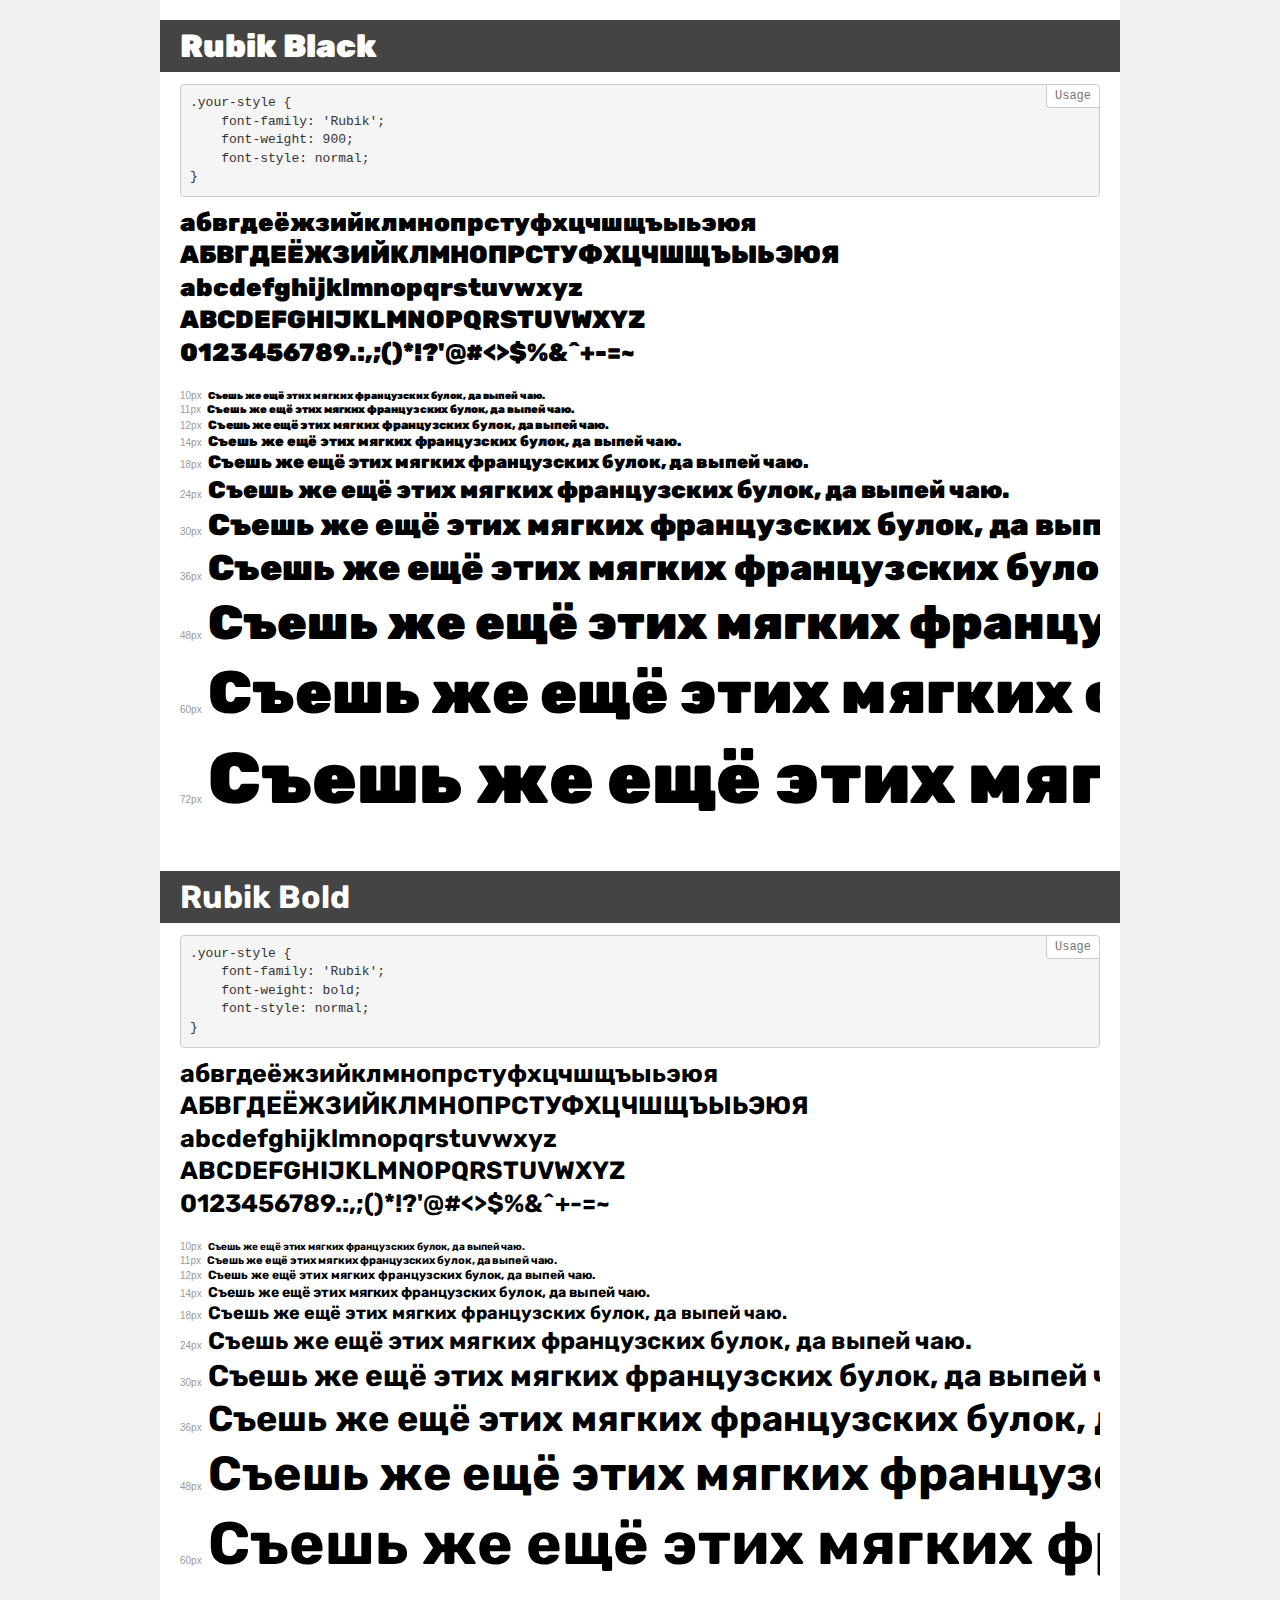
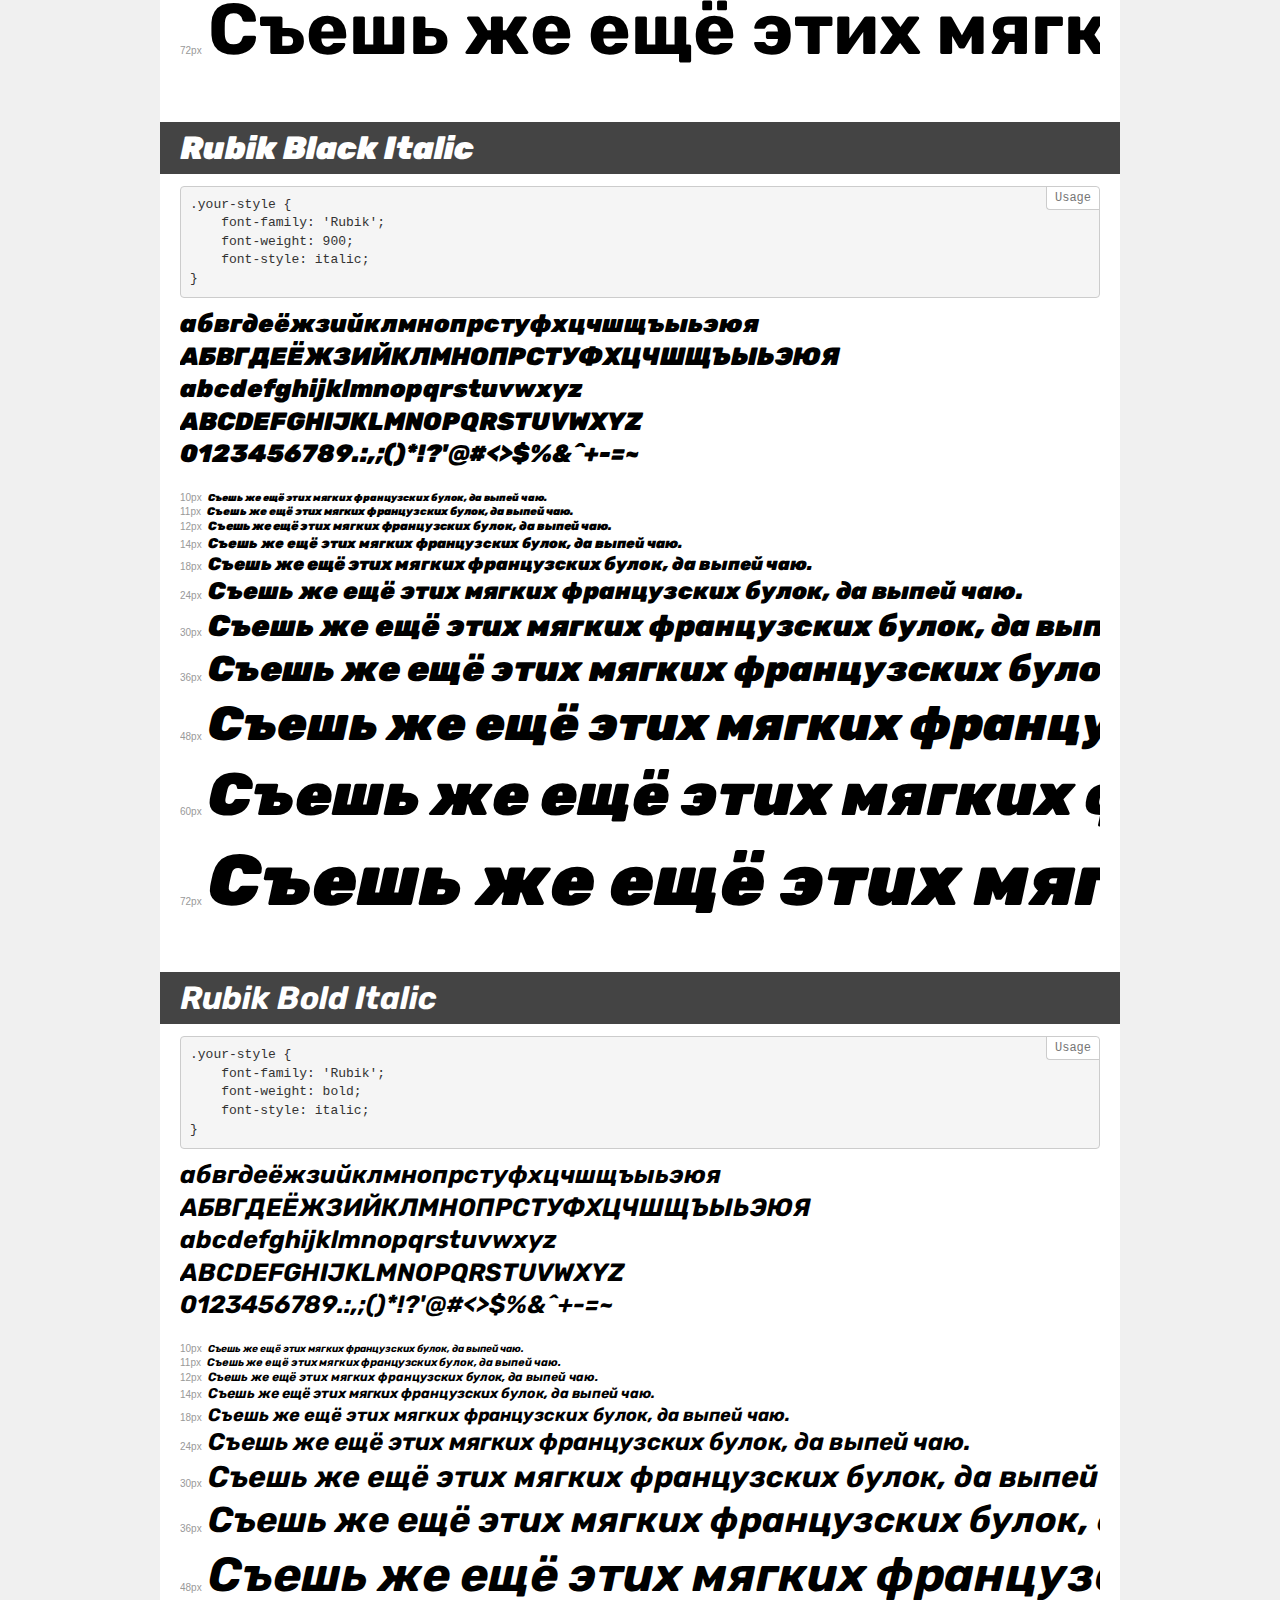
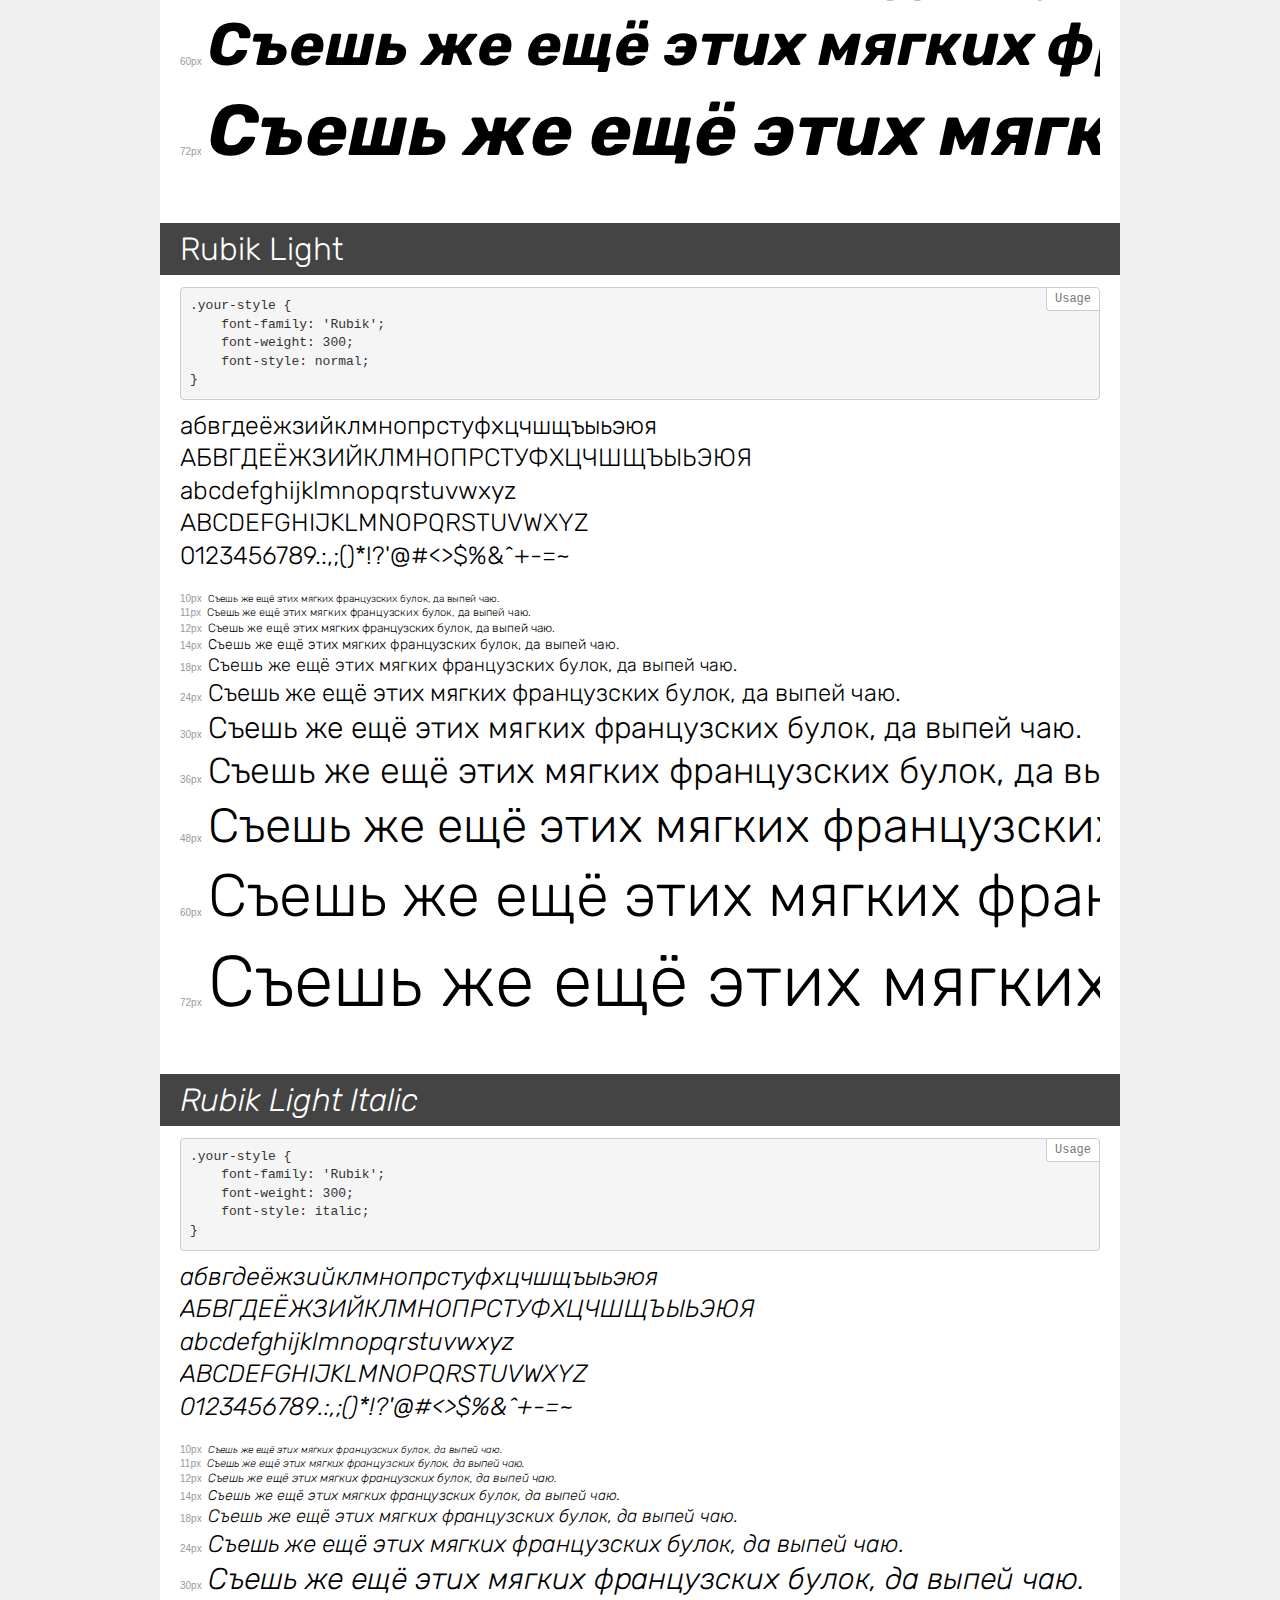
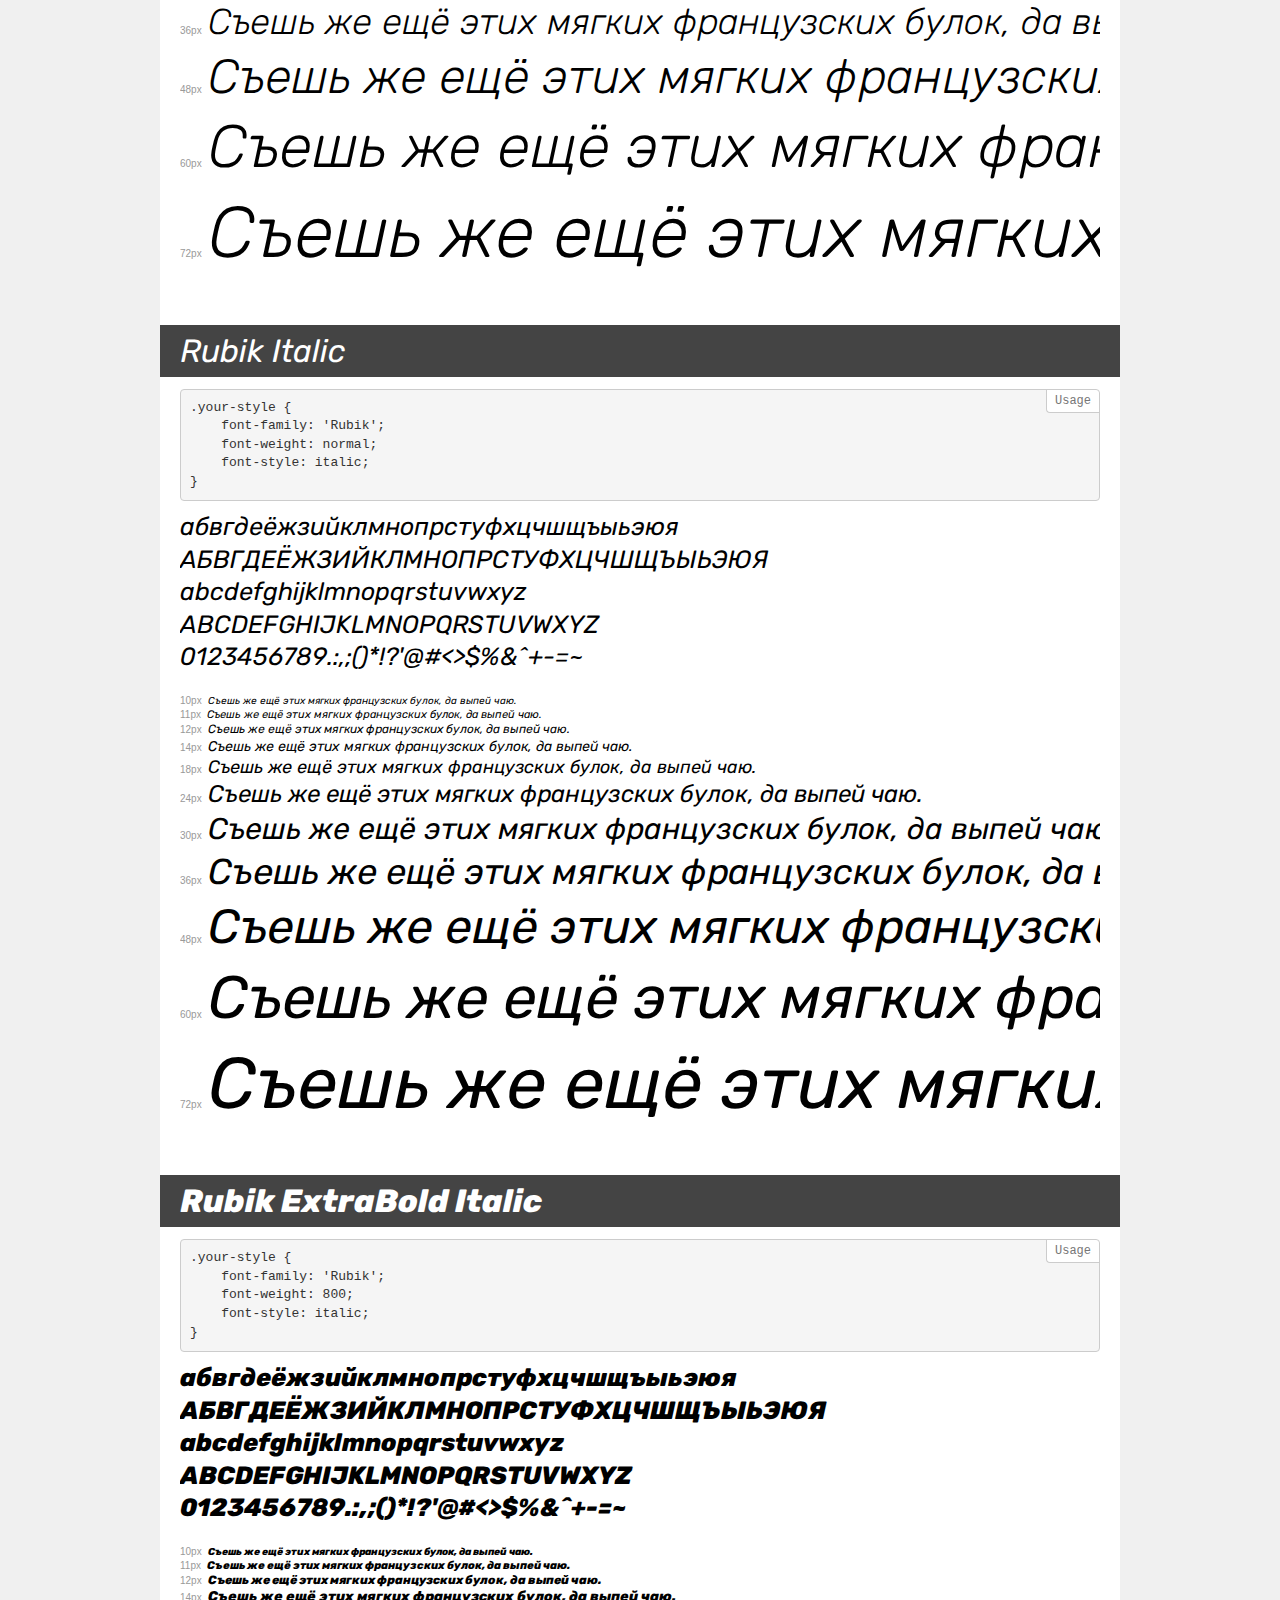
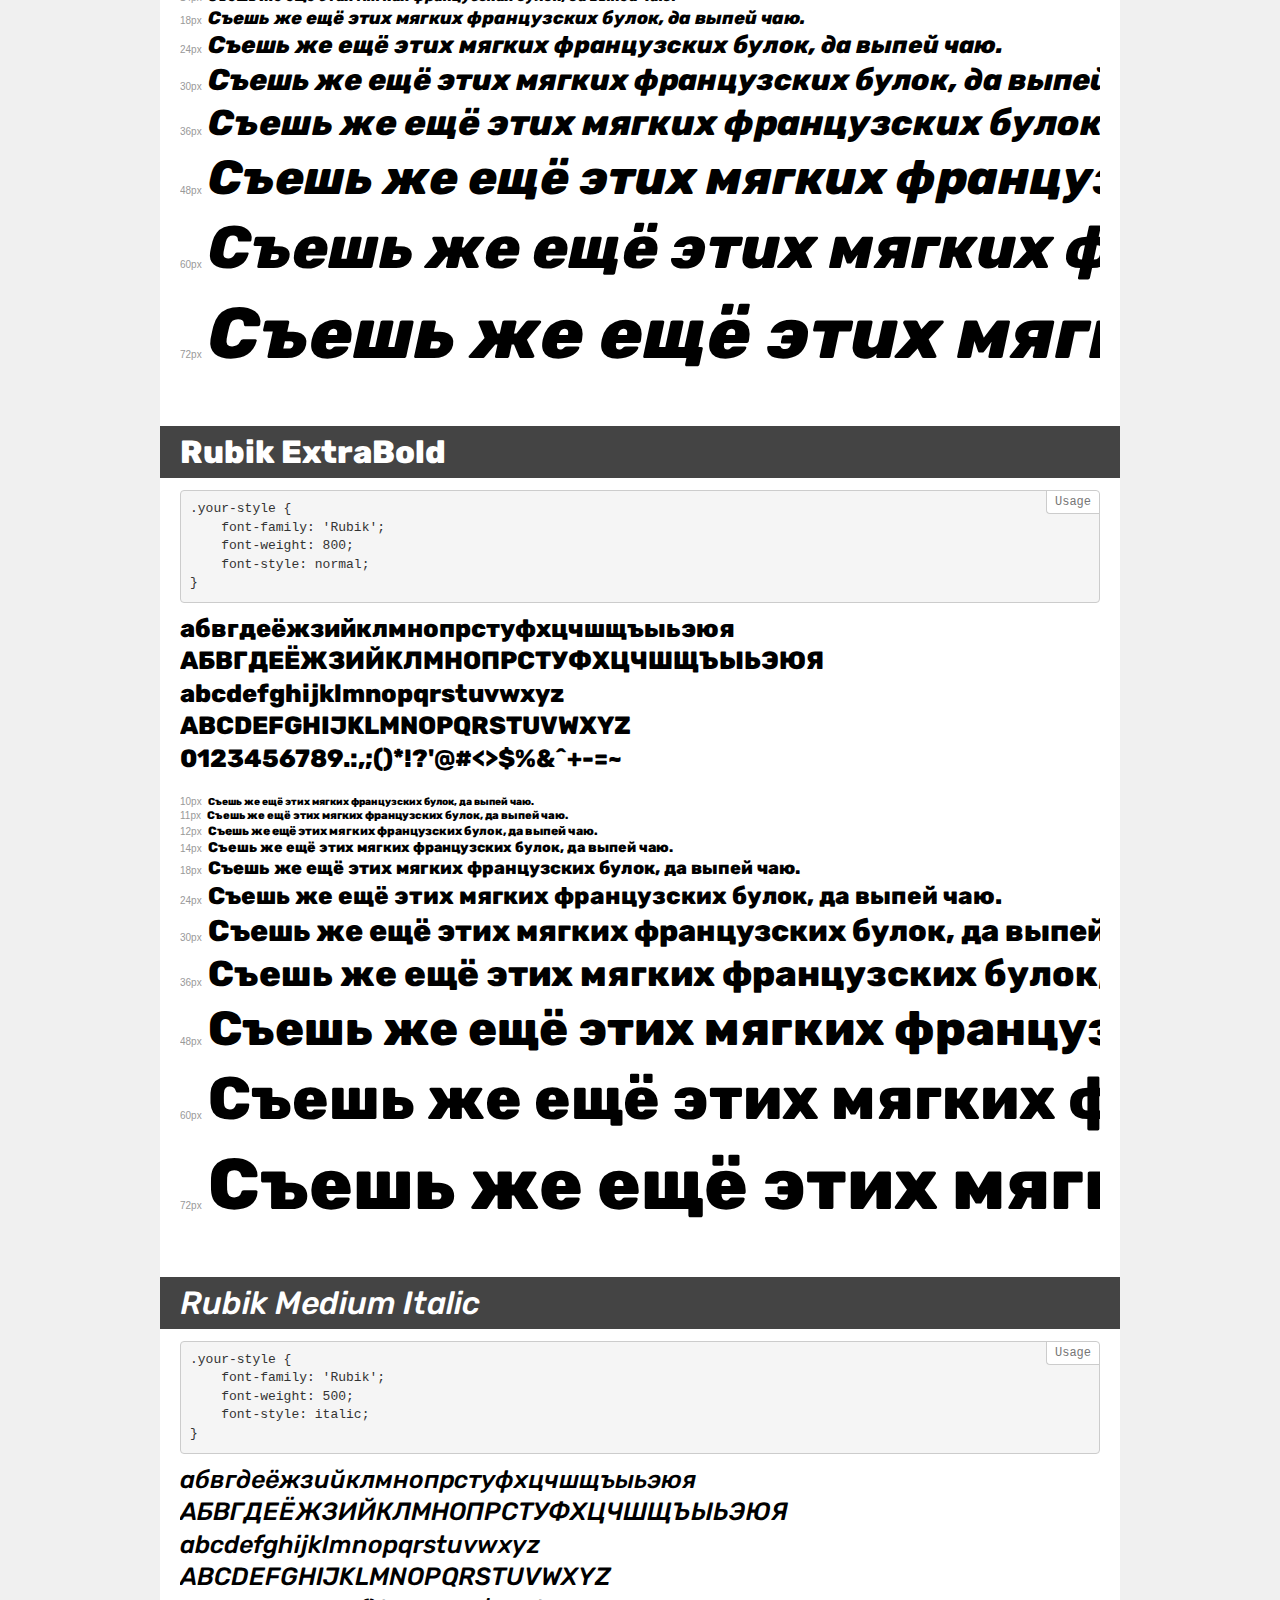
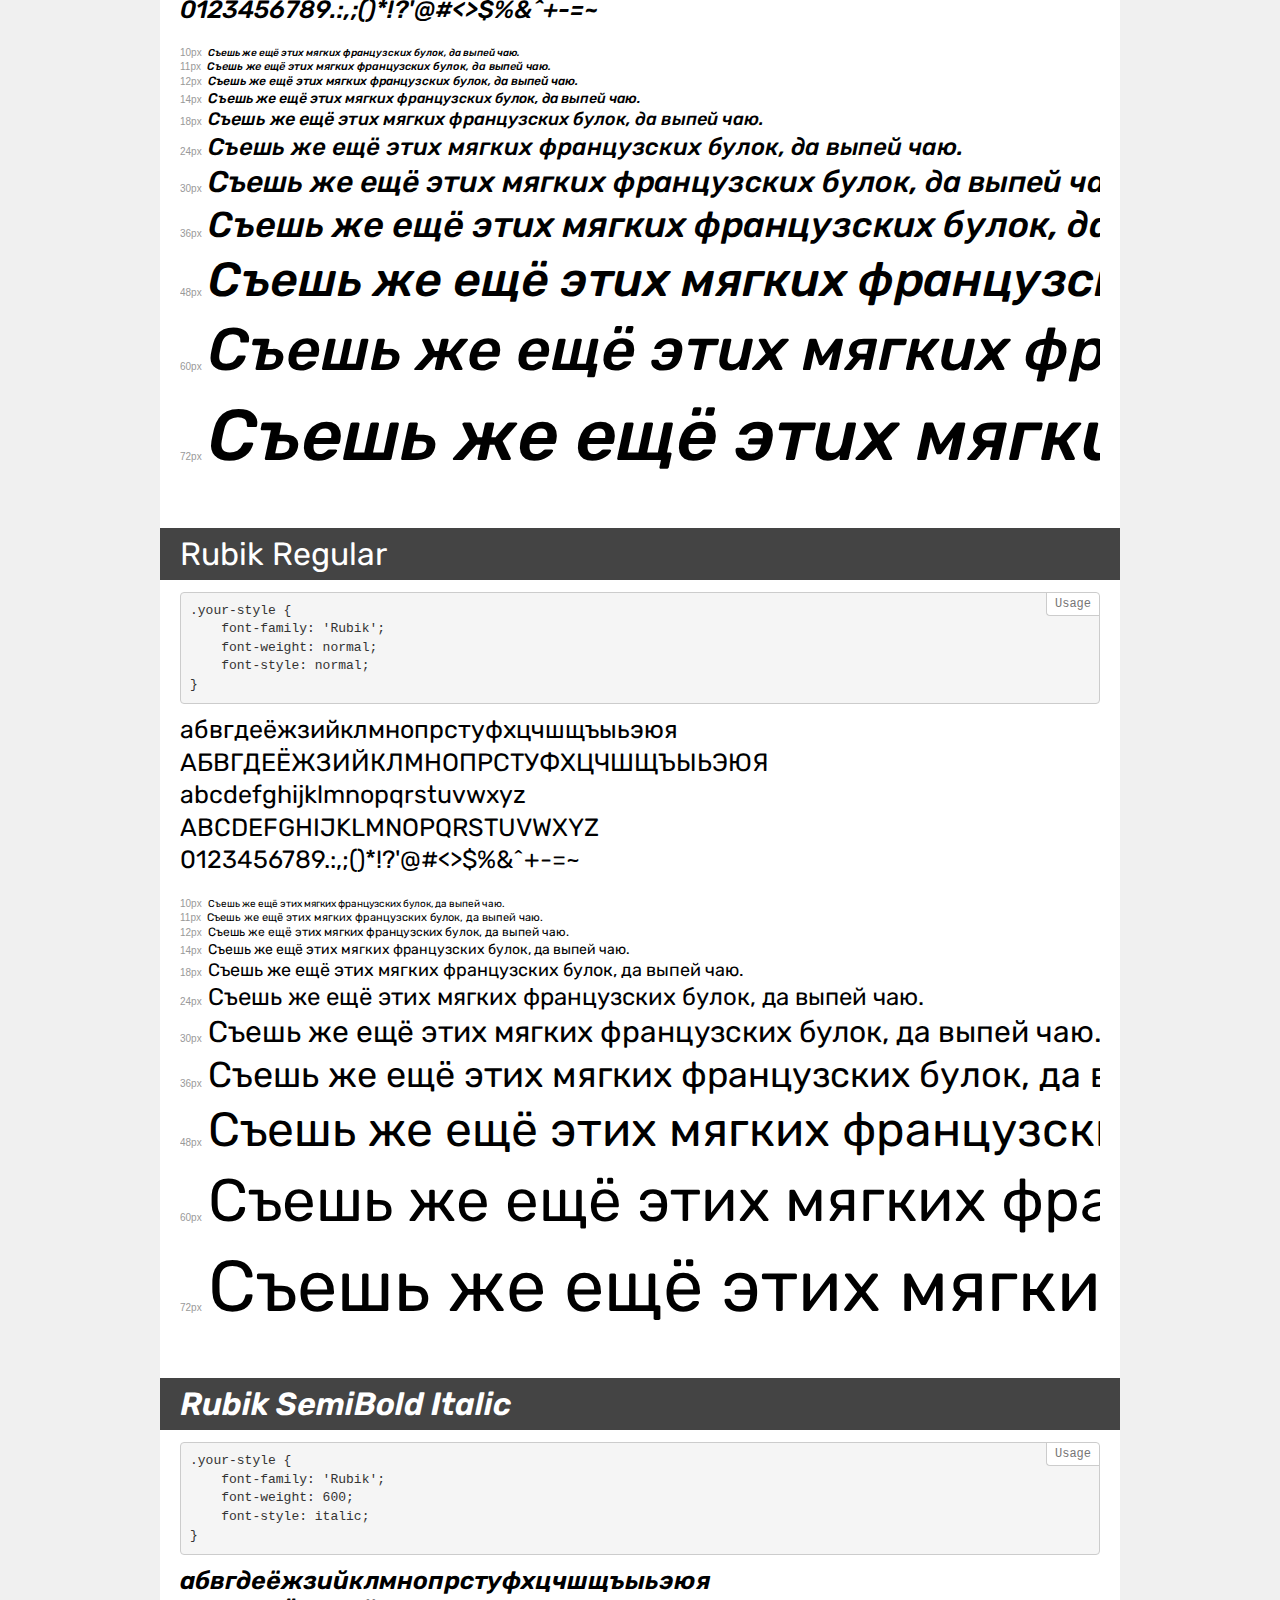
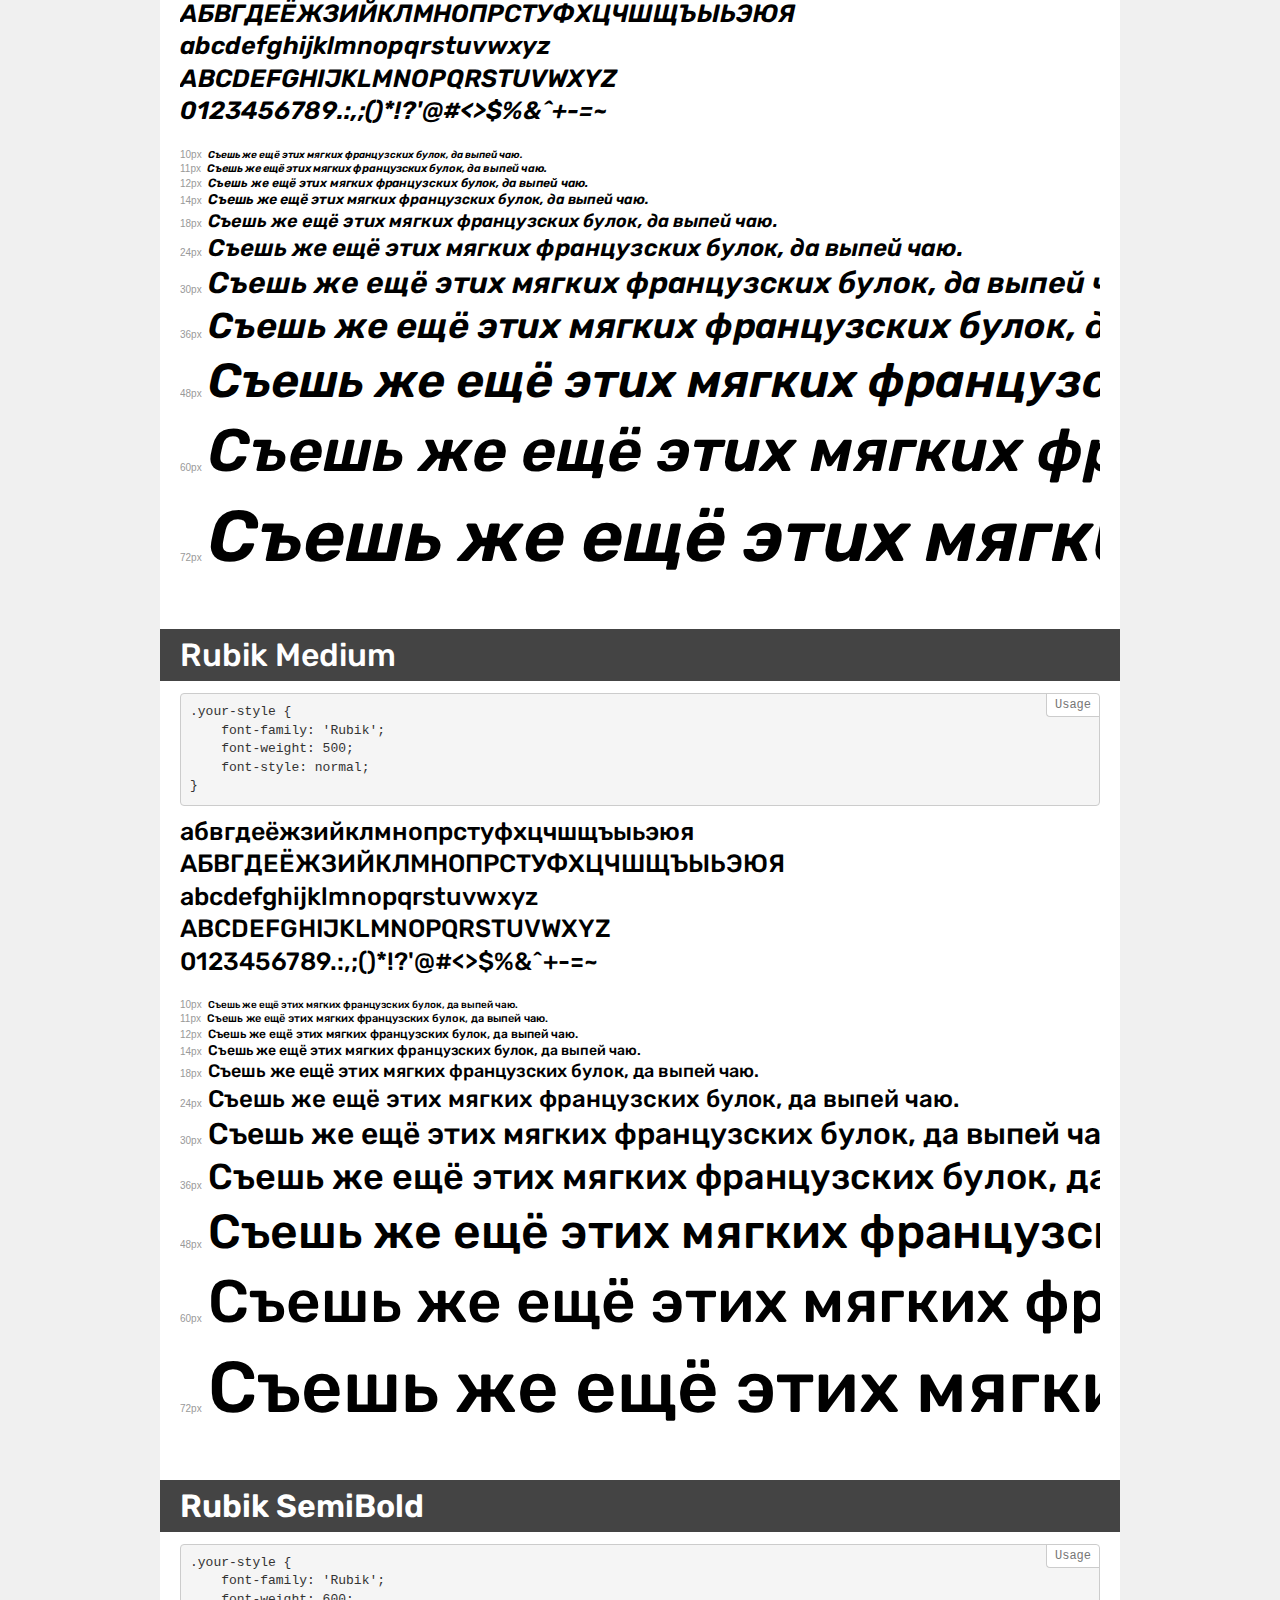
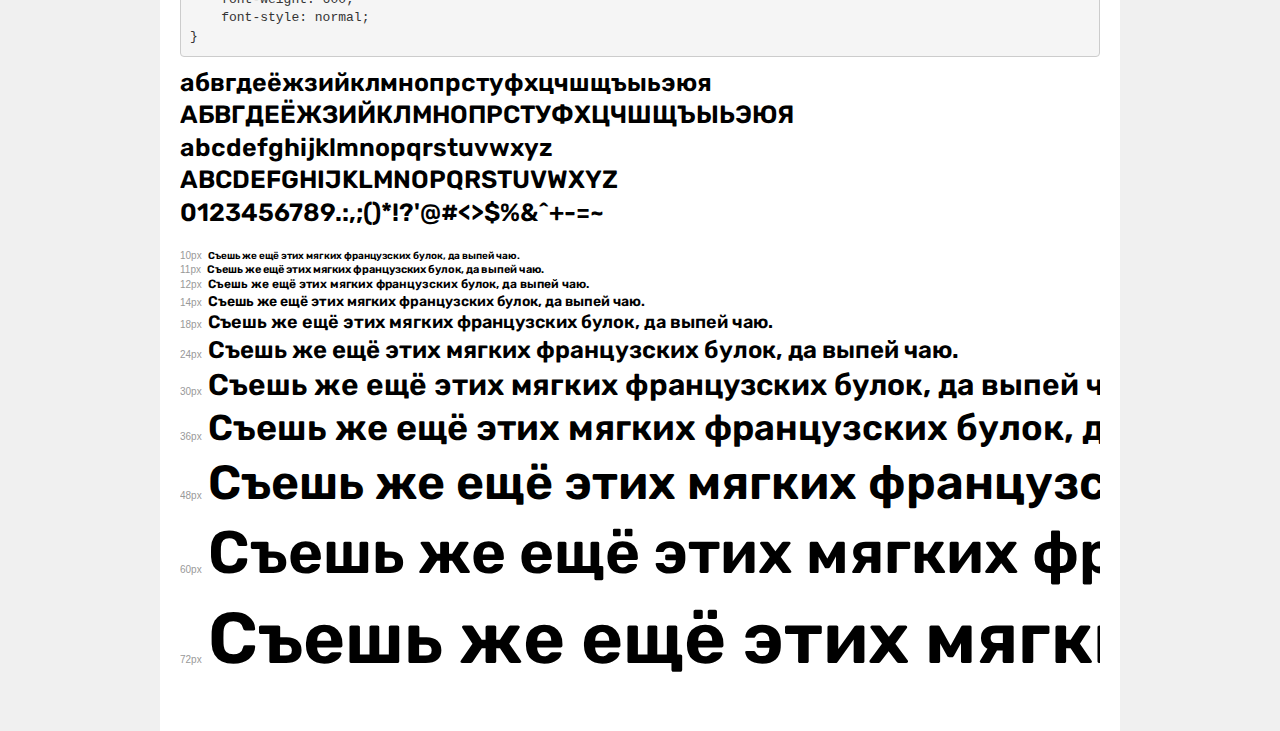
<file: fonts/Rubik/demo.html>
<!DOCTYPE html>
<html lang="en">
<head>
    <meta charset="utf-8">
    <meta http-equiv="X-UA-Compatible" content="IE=edge">
    <meta name="viewport" content="width=device-width, initial-scale=1">
    <meta name="robots" content="noindex, noarchive">
    <meta name="format-detection" content="telephone=no">
    <title>Transfonter demo</title>
    <link href="stylesheet.css" rel="stylesheet">
    <style>
        /*
        http://meyerweb.com/eric/tools/css/reset/
        v2.0 | 20110126
        License: none (public domain)
        */
        html, body, div, span, applet, object, iframe,
        h1, h2, h3, h4, h5, h6, p, blockquote, pre,
        a, abbr, acronym, address, big, cite, code,
        del, dfn, em, img, ins, kbd, q, s, samp,
        small, strike, strong, sub, sup, tt, var,
        b, u, i, center,
        dl, dt, dd, ol, ul, li,
        fieldset, form, label, legend,
        table, caption, tbody, tfoot, thead, tr, th, td,
        article, aside, canvas, details, embed,
        figure, figcaption, footer, header, hgroup,
        menu, nav, output, ruby, section, summary,
        time, mark, audio, video {
            margin: 0;
            padding: 0;
            border: 0;
            font-size: 100%;
            font: inherit;
            vertical-align: baseline;
        }
        /* HTML5 display-role reset for older browsers */
        article, aside, details, figcaption, figure,
        footer, header, hgroup, menu, nav, section {
            display: block;
        }
        body {
            line-height: 1;
        }
        ol, ul {
            list-style: none;
        }
        blockquote, q {
            quotes: none;
        }
        blockquote:before, blockquote:after,
        q:before, q:after {
            content: '';
            content: none;
        }
        table {
            border-collapse: collapse;
            border-spacing: 0;
        }
        /* demo styles */
        body {
            background: #f0f0f0;
            color: #000;
        }
        .page {
            background: #fff;
            width: 920px;
            margin: 0 auto;
            padding: 20px 20px 0 20px;
            overflow: hidden;
        }
        .font-container {
            overflow-x: auto;
            overflow-y: hidden;
            margin-bottom: 40px;
            line-height: 1.3;
            white-space: nowrap;
            padding-bottom: 5px;
        }
        h1 {
            position: relative;
            background: #444;
            font-size: 32px;
            color: #fff;
            padding: 10px 20px;
            margin: 0 -20px 12px -20px;
        }
        .letters {
            font-size: 25px;
            margin-bottom: 20px;
        }
        .s10:before {
            content: '10px';
        }
        .s11:before {
            content: '11px';
        }
        .s12:before {
            content: '12px';
        }
        .s14:before {
            content: '14px';
        }
        .s18:before {
            content: '18px';
        }
        .s24:before {
            content: '24px';
        }
        .s30:before {
            content: '30px';
        }
        .s36:before {
            content: '36px';
        }
        .s48:before {
            content: '48px';
        }
        .s60:before {
            content: '60px';
        }
        .s72:before {
            content: '72px';
        }
        .s10:before, .s11:before, .s12:before, .s14:before,
        .s18:before, .s24:before, .s30:before, .s36:before,
        .s48:before, .s60:before, .s72:before {
            font-family: Arial, sans-serif;
            font-size: 10px;
            font-weight: normal;
            font-style: normal;
            color: #999;
            padding-right: 6px;
        }
        pre {
            display: block;
            position: relative;
            padding: 9px;
            margin: 0 0 10px;
            font-family: Monaco, Menlo, Consolas, "Courier New", monospace;
            font-size: 13px;
            line-height: 1.428571429;
            color: #333;
            font-weight: normal;
            font-style: normal;
            background-color: #f5f5f5;
            border: 1px solid #ccc;
            overflow-x: auto;
            border-radius: 4px;
        }
        pre:after {
            display: block;
            position: absolute;
            right: 0;
            top: 0;
            content: 'Usage';
            line-height: 1;
            padding: 5px 8px;
            font-size: 12px;
            color: #767676;
            background-color: #fff;
            border: 1px solid #ccc;
            border-right: none;
            border-top: none;
            border-radius: 0 4px 0 4px;
            z-index: 10;
        }
        /* responsive */
        @media (max-width: 959px) {
            .page {
                width: auto;
                margin: 0;
            }
        }
    </style>
</head>
<body>
<div class="page">
    <div class="demo">
        <h1 style="font-family: 'Rubik'; font-weight: 900; font-style: normal;">Rubik Black</h1>
        <pre>.your-style {
    font-family: 'Rubik';
    font-weight: 900;
    font-style: normal;
}</pre>
        <div class="font-container" style="font-family: 'Rubik'; font-weight: 900; font-style: normal;">
            <p class="letters">
                абвгдеёжзийклмнопрстуфхцчшщъыьэюя<br>
АБВГДЕЁЖЗИЙКЛМНОПРСТУФХЦЧШЩЪЫЬЭЮЯ<br>
abcdefghijklmnopqrstuvwxyz<br>
ABCDEFGHIJKLMNOPQRSTUVWXYZ<br>
                0123456789.:,;()*!?'@#<>$%&^+-=~
            </p>
            <p class="s10" style="font-size: 10px;">Съешь же ещё этих мягких французских булок, да выпей чаю.</p>
            <p class="s11" style="font-size: 11px;">Съешь же ещё этих мягких французских булок, да выпей чаю.</p>
            <p class="s12" style="font-size: 12px;">Съешь же ещё этих мягких французских булок, да выпей чаю.</p>
            <p class="s14" style="font-size: 14px;">Съешь же ещё этих мягких французских булок, да выпей чаю.</p>
            <p class="s18" style="font-size: 18px;">Съешь же ещё этих мягких французских булок, да выпей чаю.</p>
            <p class="s24" style="font-size: 24px;">Съешь же ещё этих мягких французских булок, да выпей чаю.</p>
            <p class="s30" style="font-size: 30px;">Съешь же ещё этих мягких французских булок, да выпей чаю.</p>
            <p class="s36" style="font-size: 36px;">Съешь же ещё этих мягких французских булок, да выпей чаю.</p>
            <p class="s48" style="font-size: 48px;">Съешь же ещё этих мягких французских булок, да выпей чаю.</p>
            <p class="s60" style="font-size: 60px;">Съешь же ещё этих мягких французских булок, да выпей чаю.</p>
            <p class="s72" style="font-size: 72px;">Съешь же ещё этих мягких французских булок, да выпей чаю.</p>
        </div>
    </div>
    <div class="demo">
        <h1 style="font-family: 'Rubik'; font-weight: bold; font-style: normal;">Rubik Bold</h1>
        <pre>.your-style {
    font-family: 'Rubik';
    font-weight: bold;
    font-style: normal;
}</pre>
        <div class="font-container" style="font-family: 'Rubik'; font-weight: bold; font-style: normal;">
            <p class="letters">
                абвгдеёжзийклмнопрстуфхцчшщъыьэюя<br>
АБВГДЕЁЖЗИЙКЛМНОПРСТУФХЦЧШЩЪЫЬЭЮЯ<br>
abcdefghijklmnopqrstuvwxyz<br>
ABCDEFGHIJKLMNOPQRSTUVWXYZ<br>
                0123456789.:,;()*!?'@#<>$%&^+-=~
            </p>
            <p class="s10" style="font-size: 10px;">Съешь же ещё этих мягких французских булок, да выпей чаю.</p>
            <p class="s11" style="font-size: 11px;">Съешь же ещё этих мягких французских булок, да выпей чаю.</p>
            <p class="s12" style="font-size: 12px;">Съешь же ещё этих мягких французских булок, да выпей чаю.</p>
            <p class="s14" style="font-size: 14px;">Съешь же ещё этих мягких французских булок, да выпей чаю.</p>
            <p class="s18" style="font-size: 18px;">Съешь же ещё этих мягких французских булок, да выпей чаю.</p>
            <p class="s24" style="font-size: 24px;">Съешь же ещё этих мягких французских булок, да выпей чаю.</p>
            <p class="s30" style="font-size: 30px;">Съешь же ещё этих мягких французских булок, да выпей чаю.</p>
            <p class="s36" style="font-size: 36px;">Съешь же ещё этих мягких французских булок, да выпей чаю.</p>
            <p class="s48" style="font-size: 48px;">Съешь же ещё этих мягких французских булок, да выпей чаю.</p>
            <p class="s60" style="font-size: 60px;">Съешь же ещё этих мягких французских булок, да выпей чаю.</p>
            <p class="s72" style="font-size: 72px;">Съешь же ещё этих мягких французских булок, да выпей чаю.</p>
        </div>
    </div>
    <div class="demo">
        <h1 style="font-family: 'Rubik'; font-weight: 900; font-style: italic;">Rubik Black Italic</h1>
        <pre>.your-style {
    font-family: 'Rubik';
    font-weight: 900;
    font-style: italic;
}</pre>
        <div class="font-container" style="font-family: 'Rubik'; font-weight: 900; font-style: italic;">
            <p class="letters">
                абвгдеёжзийклмнопрстуфхцчшщъыьэюя<br>
АБВГДЕЁЖЗИЙКЛМНОПРСТУФХЦЧШЩЪЫЬЭЮЯ<br>
abcdefghijklmnopqrstuvwxyz<br>
ABCDEFGHIJKLMNOPQRSTUVWXYZ<br>
                0123456789.:,;()*!?'@#<>$%&^+-=~
            </p>
            <p class="s10" style="font-size: 10px;">Съешь же ещё этих мягких французских булок, да выпей чаю.</p>
            <p class="s11" style="font-size: 11px;">Съешь же ещё этих мягких французских булок, да выпей чаю.</p>
            <p class="s12" style="font-size: 12px;">Съешь же ещё этих мягких французских булок, да выпей чаю.</p>
            <p class="s14" style="font-size: 14px;">Съешь же ещё этих мягких французских булок, да выпей чаю.</p>
            <p class="s18" style="font-size: 18px;">Съешь же ещё этих мягких французских булок, да выпей чаю.</p>
            <p class="s24" style="font-size: 24px;">Съешь же ещё этих мягких французских булок, да выпей чаю.</p>
            <p class="s30" style="font-size: 30px;">Съешь же ещё этих мягких французских булок, да выпей чаю.</p>
            <p class="s36" style="font-size: 36px;">Съешь же ещё этих мягких французских булок, да выпей чаю.</p>
            <p class="s48" style="font-size: 48px;">Съешь же ещё этих мягких французских булок, да выпей чаю.</p>
            <p class="s60" style="font-size: 60px;">Съешь же ещё этих мягких французских булок, да выпей чаю.</p>
            <p class="s72" style="font-size: 72px;">Съешь же ещё этих мягких французских булок, да выпей чаю.</p>
        </div>
    </div>
    <div class="demo">
        <h1 style="font-family: 'Rubik'; font-weight: bold; font-style: italic;">Rubik Bold Italic</h1>
        <pre>.your-style {
    font-family: 'Rubik';
    font-weight: bold;
    font-style: italic;
}</pre>
        <div class="font-container" style="font-family: 'Rubik'; font-weight: bold; font-style: italic;">
            <p class="letters">
                абвгдеёжзийклмнопрстуфхцчшщъыьэюя<br>
АБВГДЕЁЖЗИЙКЛМНОПРСТУФХЦЧШЩЪЫЬЭЮЯ<br>
abcdefghijklmnopqrstuvwxyz<br>
ABCDEFGHIJKLMNOPQRSTUVWXYZ<br>
                0123456789.:,;()*!?'@#<>$%&^+-=~
            </p>
            <p class="s10" style="font-size: 10px;">Съешь же ещё этих мягких французских булок, да выпей чаю.</p>
            <p class="s11" style="font-size: 11px;">Съешь же ещё этих мягких французских булок, да выпей чаю.</p>
            <p class="s12" style="font-size: 12px;">Съешь же ещё этих мягких французских булок, да выпей чаю.</p>
            <p class="s14" style="font-size: 14px;">Съешь же ещё этих мягких французских булок, да выпей чаю.</p>
            <p class="s18" style="font-size: 18px;">Съешь же ещё этих мягких французских булок, да выпей чаю.</p>
            <p class="s24" style="font-size: 24px;">Съешь же ещё этих мягких французских булок, да выпей чаю.</p>
            <p class="s30" style="font-size: 30px;">Съешь же ещё этих мягких французских булок, да выпей чаю.</p>
            <p class="s36" style="font-size: 36px;">Съешь же ещё этих мягких французских булок, да выпей чаю.</p>
            <p class="s48" style="font-size: 48px;">Съешь же ещё этих мягких французских булок, да выпей чаю.</p>
            <p class="s60" style="font-size: 60px;">Съешь же ещё этих мягких французских булок, да выпей чаю.</p>
            <p class="s72" style="font-size: 72px;">Съешь же ещё этих мягких французских булок, да выпей чаю.</p>
        </div>
    </div>
    <div class="demo">
        <h1 style="font-family: 'Rubik'; font-weight: 300; font-style: normal;">Rubik Light</h1>
        <pre>.your-style {
    font-family: 'Rubik';
    font-weight: 300;
    font-style: normal;
}</pre>
        <div class="font-container" style="font-family: 'Rubik'; font-weight: 300; font-style: normal;">
            <p class="letters">
                абвгдеёжзийклмнопрстуфхцчшщъыьэюя<br>
АБВГДЕЁЖЗИЙКЛМНОПРСТУФХЦЧШЩЪЫЬЭЮЯ<br>
abcdefghijklmnopqrstuvwxyz<br>
ABCDEFGHIJKLMNOPQRSTUVWXYZ<br>
                0123456789.:,;()*!?'@#<>$%&^+-=~
            </p>
            <p class="s10" style="font-size: 10px;">Съешь же ещё этих мягких французских булок, да выпей чаю.</p>
            <p class="s11" style="font-size: 11px;">Съешь же ещё этих мягких французских булок, да выпей чаю.</p>
            <p class="s12" style="font-size: 12px;">Съешь же ещё этих мягких французских булок, да выпей чаю.</p>
            <p class="s14" style="font-size: 14px;">Съешь же ещё этих мягких французских булок, да выпей чаю.</p>
            <p class="s18" style="font-size: 18px;">Съешь же ещё этих мягких французских булок, да выпей чаю.</p>
            <p class="s24" style="font-size: 24px;">Съешь же ещё этих мягких французских булок, да выпей чаю.</p>
            <p class="s30" style="font-size: 30px;">Съешь же ещё этих мягких французских булок, да выпей чаю.</p>
            <p class="s36" style="font-size: 36px;">Съешь же ещё этих мягких французских булок, да выпей чаю.</p>
            <p class="s48" style="font-size: 48px;">Съешь же ещё этих мягких французских булок, да выпей чаю.</p>
            <p class="s60" style="font-size: 60px;">Съешь же ещё этих мягких французских булок, да выпей чаю.</p>
            <p class="s72" style="font-size: 72px;">Съешь же ещё этих мягких французских булок, да выпей чаю.</p>
        </div>
    </div>
    <div class="demo">
        <h1 style="font-family: 'Rubik'; font-weight: 300; font-style: italic;">Rubik Light Italic</h1>
        <pre>.your-style {
    font-family: 'Rubik';
    font-weight: 300;
    font-style: italic;
}</pre>
        <div class="font-container" style="font-family: 'Rubik'; font-weight: 300; font-style: italic;">
            <p class="letters">
                абвгдеёжзийклмнопрстуфхцчшщъыьэюя<br>
АБВГДЕЁЖЗИЙКЛМНОПРСТУФХЦЧШЩЪЫЬЭЮЯ<br>
abcdefghijklmnopqrstuvwxyz<br>
ABCDEFGHIJKLMNOPQRSTUVWXYZ<br>
                0123456789.:,;()*!?'@#<>$%&^+-=~
            </p>
            <p class="s10" style="font-size: 10px;">Съешь же ещё этих мягких французских булок, да выпей чаю.</p>
            <p class="s11" style="font-size: 11px;">Съешь же ещё этих мягких французских булок, да выпей чаю.</p>
            <p class="s12" style="font-size: 12px;">Съешь же ещё этих мягких французских булок, да выпей чаю.</p>
            <p class="s14" style="font-size: 14px;">Съешь же ещё этих мягких французских булок, да выпей чаю.</p>
            <p class="s18" style="font-size: 18px;">Съешь же ещё этих мягких французских булок, да выпей чаю.</p>
            <p class="s24" style="font-size: 24px;">Съешь же ещё этих мягких французских булок, да выпей чаю.</p>
            <p class="s30" style="font-size: 30px;">Съешь же ещё этих мягких французских булок, да выпей чаю.</p>
            <p class="s36" style="font-size: 36px;">Съешь же ещё этих мягких французских булок, да выпей чаю.</p>
            <p class="s48" style="font-size: 48px;">Съешь же ещё этих мягких французских булок, да выпей чаю.</p>
            <p class="s60" style="font-size: 60px;">Съешь же ещё этих мягких французских булок, да выпей чаю.</p>
            <p class="s72" style="font-size: 72px;">Съешь же ещё этих мягких французских булок, да выпей чаю.</p>
        </div>
    </div>
    <div class="demo">
        <h1 style="font-family: 'Rubik'; font-weight: normal; font-style: italic;">Rubik Italic</h1>
        <pre>.your-style {
    font-family: 'Rubik';
    font-weight: normal;
    font-style: italic;
}</pre>
        <div class="font-container" style="font-family: 'Rubik'; font-weight: normal; font-style: italic;">
            <p class="letters">
                абвгдеёжзийклмнопрстуфхцчшщъыьэюя<br>
АБВГДЕЁЖЗИЙКЛМНОПРСТУФХЦЧШЩЪЫЬЭЮЯ<br>
abcdefghijklmnopqrstuvwxyz<br>
ABCDEFGHIJKLMNOPQRSTUVWXYZ<br>
                0123456789.:,;()*!?'@#<>$%&^+-=~
            </p>
            <p class="s10" style="font-size: 10px;">Съешь же ещё этих мягких французских булок, да выпей чаю.</p>
            <p class="s11" style="font-size: 11px;">Съешь же ещё этих мягких французских булок, да выпей чаю.</p>
            <p class="s12" style="font-size: 12px;">Съешь же ещё этих мягких французских булок, да выпей чаю.</p>
            <p class="s14" style="font-size: 14px;">Съешь же ещё этих мягких французских булок, да выпей чаю.</p>
            <p class="s18" style="font-size: 18px;">Съешь же ещё этих мягких французских булок, да выпей чаю.</p>
            <p class="s24" style="font-size: 24px;">Съешь же ещё этих мягких французских булок, да выпей чаю.</p>
            <p class="s30" style="font-size: 30px;">Съешь же ещё этих мягких французских булок, да выпей чаю.</p>
            <p class="s36" style="font-size: 36px;">Съешь же ещё этих мягких французских булок, да выпей чаю.</p>
            <p class="s48" style="font-size: 48px;">Съешь же ещё этих мягких французских булок, да выпей чаю.</p>
            <p class="s60" style="font-size: 60px;">Съешь же ещё этих мягких французских булок, да выпей чаю.</p>
            <p class="s72" style="font-size: 72px;">Съешь же ещё этих мягких французских булок, да выпей чаю.</p>
        </div>
    </div>
    <div class="demo">
        <h1 style="font-family: 'Rubik'; font-weight: 800; font-style: italic;">Rubik ExtraBold Italic</h1>
        <pre>.your-style {
    font-family: 'Rubik';
    font-weight: 800;
    font-style: italic;
}</pre>
        <div class="font-container" style="font-family: 'Rubik'; font-weight: 800; font-style: italic;">
            <p class="letters">
                абвгдеёжзийклмнопрстуфхцчшщъыьэюя<br>
АБВГДЕЁЖЗИЙКЛМНОПРСТУФХЦЧШЩЪЫЬЭЮЯ<br>
abcdefghijklmnopqrstuvwxyz<br>
ABCDEFGHIJKLMNOPQRSTUVWXYZ<br>
                0123456789.:,;()*!?'@#<>$%&^+-=~
            </p>
            <p class="s10" style="font-size: 10px;">Съешь же ещё этих мягких французских булок, да выпей чаю.</p>
            <p class="s11" style="font-size: 11px;">Съешь же ещё этих мягких французских булок, да выпей чаю.</p>
            <p class="s12" style="font-size: 12px;">Съешь же ещё этих мягких французских булок, да выпей чаю.</p>
            <p class="s14" style="font-size: 14px;">Съешь же ещё этих мягких французских булок, да выпей чаю.</p>
            <p class="s18" style="font-size: 18px;">Съешь же ещё этих мягких французских булок, да выпей чаю.</p>
            <p class="s24" style="font-size: 24px;">Съешь же ещё этих мягких французских булок, да выпей чаю.</p>
            <p class="s30" style="font-size: 30px;">Съешь же ещё этих мягких французских булок, да выпей чаю.</p>
            <p class="s36" style="font-size: 36px;">Съешь же ещё этих мягких французских булок, да выпей чаю.</p>
            <p class="s48" style="font-size: 48px;">Съешь же ещё этих мягких французских булок, да выпей чаю.</p>
            <p class="s60" style="font-size: 60px;">Съешь же ещё этих мягких французских булок, да выпей чаю.</p>
            <p class="s72" style="font-size: 72px;">Съешь же ещё этих мягких французских булок, да выпей чаю.</p>
        </div>
    </div>
    <div class="demo">
        <h1 style="font-family: 'Rubik'; font-weight: 800; font-style: normal;">Rubik ExtraBold</h1>
        <pre>.your-style {
    font-family: 'Rubik';
    font-weight: 800;
    font-style: normal;
}</pre>
        <div class="font-container" style="font-family: 'Rubik'; font-weight: 800; font-style: normal;">
            <p class="letters">
                абвгдеёжзийклмнопрстуфхцчшщъыьэюя<br>
АБВГДЕЁЖЗИЙКЛМНОПРСТУФХЦЧШЩЪЫЬЭЮЯ<br>
abcdefghijklmnopqrstuvwxyz<br>
ABCDEFGHIJKLMNOPQRSTUVWXYZ<br>
                0123456789.:,;()*!?'@#<>$%&^+-=~
            </p>
            <p class="s10" style="font-size: 10px;">Съешь же ещё этих мягких французских булок, да выпей чаю.</p>
            <p class="s11" style="font-size: 11px;">Съешь же ещё этих мягких французских булок, да выпей чаю.</p>
            <p class="s12" style="font-size: 12px;">Съешь же ещё этих мягких французских булок, да выпей чаю.</p>
            <p class="s14" style="font-size: 14px;">Съешь же ещё этих мягких французских булок, да выпей чаю.</p>
            <p class="s18" style="font-size: 18px;">Съешь же ещё этих мягких французских булок, да выпей чаю.</p>
            <p class="s24" style="font-size: 24px;">Съешь же ещё этих мягких французских булок, да выпей чаю.</p>
            <p class="s30" style="font-size: 30px;">Съешь же ещё этих мягких французских булок, да выпей чаю.</p>
            <p class="s36" style="font-size: 36px;">Съешь же ещё этих мягких французских булок, да выпей чаю.</p>
            <p class="s48" style="font-size: 48px;">Съешь же ещё этих мягких французских булок, да выпей чаю.</p>
            <p class="s60" style="font-size: 60px;">Съешь же ещё этих мягких французских булок, да выпей чаю.</p>
            <p class="s72" style="font-size: 72px;">Съешь же ещё этих мягких французских булок, да выпей чаю.</p>
        </div>
    </div>
    <div class="demo">
        <h1 style="font-family: 'Rubik'; font-weight: 500; font-style: italic;">Rubik Medium Italic</h1>
        <pre>.your-style {
    font-family: 'Rubik';
    font-weight: 500;
    font-style: italic;
}</pre>
        <div class="font-container" style="font-family: 'Rubik'; font-weight: 500; font-style: italic;">
            <p class="letters">
                абвгдеёжзийклмнопрстуфхцчшщъыьэюя<br>
АБВГДЕЁЖЗИЙКЛМНОПРСТУФХЦЧШЩЪЫЬЭЮЯ<br>
abcdefghijklmnopqrstuvwxyz<br>
ABCDEFGHIJKLMNOPQRSTUVWXYZ<br>
                0123456789.:,;()*!?'@#<>$%&^+-=~
            </p>
            <p class="s10" style="font-size: 10px;">Съешь же ещё этих мягких французских булок, да выпей чаю.</p>
            <p class="s11" style="font-size: 11px;">Съешь же ещё этих мягких французских булок, да выпей чаю.</p>
            <p class="s12" style="font-size: 12px;">Съешь же ещё этих мягких французских булок, да выпей чаю.</p>
            <p class="s14" style="font-size: 14px;">Съешь же ещё этих мягких французских булок, да выпей чаю.</p>
            <p class="s18" style="font-size: 18px;">Съешь же ещё этих мягких французских булок, да выпей чаю.</p>
            <p class="s24" style="font-size: 24px;">Съешь же ещё этих мягких французских булок, да выпей чаю.</p>
            <p class="s30" style="font-size: 30px;">Съешь же ещё этих мягких французских булок, да выпей чаю.</p>
            <p class="s36" style="font-size: 36px;">Съешь же ещё этих мягких французских булок, да выпей чаю.</p>
            <p class="s48" style="font-size: 48px;">Съешь же ещё этих мягких французских булок, да выпей чаю.</p>
            <p class="s60" style="font-size: 60px;">Съешь же ещё этих мягких французских булок, да выпей чаю.</p>
            <p class="s72" style="font-size: 72px;">Съешь же ещё этих мягких французских булок, да выпей чаю.</p>
        </div>
    </div>
    <div class="demo">
        <h1 style="font-family: 'Rubik'; font-weight: normal; font-style: normal;">Rubik Regular</h1>
        <pre>.your-style {
    font-family: 'Rubik';
    font-weight: normal;
    font-style: normal;
}</pre>
        <div class="font-container" style="font-family: 'Rubik'; font-weight: normal; font-style: normal;">
            <p class="letters">
                абвгдеёжзийклмнопрстуфхцчшщъыьэюя<br>
АБВГДЕЁЖЗИЙКЛМНОПРСТУФХЦЧШЩЪЫЬЭЮЯ<br>
abcdefghijklmnopqrstuvwxyz<br>
ABCDEFGHIJKLMNOPQRSTUVWXYZ<br>
                0123456789.:,;()*!?'@#<>$%&^+-=~
            </p>
            <p class="s10" style="font-size: 10px;">Съешь же ещё этих мягких французских булок, да выпей чаю.</p>
            <p class="s11" style="font-size: 11px;">Съешь же ещё этих мягких французских булок, да выпей чаю.</p>
            <p class="s12" style="font-size: 12px;">Съешь же ещё этих мягких французских булок, да выпей чаю.</p>
            <p class="s14" style="font-size: 14px;">Съешь же ещё этих мягких французских булок, да выпей чаю.</p>
            <p class="s18" style="font-size: 18px;">Съешь же ещё этих мягких французских булок, да выпей чаю.</p>
            <p class="s24" style="font-size: 24px;">Съешь же ещё этих мягких французских булок, да выпей чаю.</p>
            <p class="s30" style="font-size: 30px;">Съешь же ещё этих мягких французских булок, да выпей чаю.</p>
            <p class="s36" style="font-size: 36px;">Съешь же ещё этих мягких французских булок, да выпей чаю.</p>
            <p class="s48" style="font-size: 48px;">Съешь же ещё этих мягких французских булок, да выпей чаю.</p>
            <p class="s60" style="font-size: 60px;">Съешь же ещё этих мягких французских булок, да выпей чаю.</p>
            <p class="s72" style="font-size: 72px;">Съешь же ещё этих мягких французских булок, да выпей чаю.</p>
        </div>
    </div>
    <div class="demo">
        <h1 style="font-family: 'Rubik'; font-weight: 600; font-style: italic;">Rubik SemiBold Italic</h1>
        <pre>.your-style {
    font-family: 'Rubik';
    font-weight: 600;
    font-style: italic;
}</pre>
        <div class="font-container" style="font-family: 'Rubik'; font-weight: 600; font-style: italic;">
            <p class="letters">
                абвгдеёжзийклмнопрстуфхцчшщъыьэюя<br>
АБВГДЕЁЖЗИЙКЛМНОПРСТУФХЦЧШЩЪЫЬЭЮЯ<br>
abcdefghijklmnopqrstuvwxyz<br>
ABCDEFGHIJKLMNOPQRSTUVWXYZ<br>
                0123456789.:,;()*!?'@#<>$%&^+-=~
            </p>
            <p class="s10" style="font-size: 10px;">Съешь же ещё этих мягких французских булок, да выпей чаю.</p>
            <p class="s11" style="font-size: 11px;">Съешь же ещё этих мягких французских булок, да выпей чаю.</p>
            <p class="s12" style="font-size: 12px;">Съешь же ещё этих мягких французских булок, да выпей чаю.</p>
            <p class="s14" style="font-size: 14px;">Съешь же ещё этих мягких французских булок, да выпей чаю.</p>
            <p class="s18" style="font-size: 18px;">Съешь же ещё этих мягких французских булок, да выпей чаю.</p>
            <p class="s24" style="font-size: 24px;">Съешь же ещё этих мягких французских булок, да выпей чаю.</p>
            <p class="s30" style="font-size: 30px;">Съешь же ещё этих мягких французских булок, да выпей чаю.</p>
            <p class="s36" style="font-size: 36px;">Съешь же ещё этих мягких французских булок, да выпей чаю.</p>
            <p class="s48" style="font-size: 48px;">Съешь же ещё этих мягких французских булок, да выпей чаю.</p>
            <p class="s60" style="font-size: 60px;">Съешь же ещё этих мягких французских булок, да выпей чаю.</p>
            <p class="s72" style="font-size: 72px;">Съешь же ещё этих мягких французских булок, да выпей чаю.</p>
        </div>
    </div>
    <div class="demo">
        <h1 style="font-family: 'Rubik'; font-weight: 500; font-style: normal;">Rubik Medium</h1>
        <pre>.your-style {
    font-family: 'Rubik';
    font-weight: 500;
    font-style: normal;
}</pre>
        <div class="font-container" style="font-family: 'Rubik'; font-weight: 500; font-style: normal;">
            <p class="letters">
                абвгдеёжзийклмнопрстуфхцчшщъыьэюя<br>
АБВГДЕЁЖЗИЙКЛМНОПРСТУФХЦЧШЩЪЫЬЭЮЯ<br>
abcdefghijklmnopqrstuvwxyz<br>
ABCDEFGHIJKLMNOPQRSTUVWXYZ<br>
                0123456789.:,;()*!?'@#<>$%&^+-=~
            </p>
            <p class="s10" style="font-size: 10px;">Съешь же ещё этих мягких французских булок, да выпей чаю.</p>
            <p class="s11" style="font-size: 11px;">Съешь же ещё этих мягких французских булок, да выпей чаю.</p>
            <p class="s12" style="font-size: 12px;">Съешь же ещё этих мягких французских булок, да выпей чаю.</p>
            <p class="s14" style="font-size: 14px;">Съешь же ещё этих мягких французских булок, да выпей чаю.</p>
            <p class="s18" style="font-size: 18px;">Съешь же ещё этих мягких французских булок, да выпей чаю.</p>
            <p class="s24" style="font-size: 24px;">Съешь же ещё этих мягких французских булок, да выпей чаю.</p>
            <p class="s30" style="font-size: 30px;">Съешь же ещё этих мягких французских булок, да выпей чаю.</p>
            <p class="s36" style="font-size: 36px;">Съешь же ещё этих мягких французских булок, да выпей чаю.</p>
            <p class="s48" style="font-size: 48px;">Съешь же ещё этих мягких французских булок, да выпей чаю.</p>
            <p class="s60" style="font-size: 60px;">Съешь же ещё этих мягких французских булок, да выпей чаю.</p>
            <p class="s72" style="font-size: 72px;">Съешь же ещё этих мягких французских булок, да выпей чаю.</p>
        </div>
    </div>
    <div class="demo">
        <h1 style="font-family: 'Rubik'; font-weight: 600; font-style: normal;">Rubik SemiBold</h1>
        <pre>.your-style {
    font-family: 'Rubik';
    font-weight: 600;
    font-style: normal;
}</pre>
        <div class="font-container" style="font-family: 'Rubik'; font-weight: 600; font-style: normal;">
            <p class="letters">
                абвгдеёжзийклмнопрстуфхцчшщъыьэюя<br>
АБВГДЕЁЖЗИЙКЛМНОПРСТУФХЦЧШЩЪЫЬЭЮЯ<br>
abcdefghijklmnopqrstuvwxyz<br>
ABCDEFGHIJKLMNOPQRSTUVWXYZ<br>
                0123456789.:,;()*!?'@#<>$%&^+-=~
            </p>
            <p class="s10" style="font-size: 10px;">Съешь же ещё этих мягких французских булок, да выпей чаю.</p>
            <p class="s11" style="font-size: 11px;">Съешь же ещё этих мягких французских булок, да выпей чаю.</p>
            <p class="s12" style="font-size: 12px;">Съешь же ещё этих мягких французских булок, да выпей чаю.</p>
            <p class="s14" style="font-size: 14px;">Съешь же ещё этих мягких французских булок, да выпей чаю.</p>
            <p class="s18" style="font-size: 18px;">Съешь же ещё этих мягких французских булок, да выпей чаю.</p>
            <p class="s24" style="font-size: 24px;">Съешь же ещё этих мягких французских булок, да выпей чаю.</p>
            <p class="s30" style="font-size: 30px;">Съешь же ещё этих мягких французских булок, да выпей чаю.</p>
            <p class="s36" style="font-size: 36px;">Съешь же ещё этих мягких французских булок, да выпей чаю.</p>
            <p class="s48" style="font-size: 48px;">Съешь же ещё этих мягких французских булок, да выпей чаю.</p>
            <p class="s60" style="font-size: 60px;">Съешь же ещё этих мягких французских булок, да выпей чаю.</p>
            <p class="s72" style="font-size: 72px;">Съешь же ещё этих мягких французских булок, да выпей чаю.</p>
        </div>
    </div>
</div>
</body>
</html>
</file>
<file: fonts/Oswald/stylesheet.css>
@font-face {
    font-family: 'Oswald';
    src: url('Oswald-Regular.woff2') format('woff2'),
        url('Oswald-Regular.woff') format('woff');
    font-weight: normal;
    font-style: normal;
    font-display: swap;
}

@font-face {
    font-family: 'Oswald';
    src: url('Oswald-ExtraLight.woff2') format('woff2'),
        url('Oswald-ExtraLight.woff') format('woff');
    font-weight: 200;
    font-style: normal;
    font-display: swap;
}

@font-face {
    font-family: 'Oswald';
    src: url('Oswald-Bold.woff2') format('woff2'),
        url('Oswald-Bold.woff') format('woff');
    font-weight: bold;
    font-style: normal;
    font-display: swap;
}

@font-face {
    font-family: 'Oswald';
    src: url('Oswald-Light.woff2') format('woff2'),
        url('Oswald-Light.woff') format('woff');
    font-weight: 300;
    font-style: normal;
    font-display: swap;
}

@font-face {
    font-family: 'Oswald';
    src: url('Oswald-Medium.woff2') format('woff2'),
        url('Oswald-Medium.woff') format('woff');
    font-weight: 500;
    font-style: normal;
    font-display: swap;
}

@font-face {
    font-family: 'Oswald';
    src: url('Oswald-SemiBold.woff2') format('woff2'),
        url('Oswald-SemiBold.woff') format('woff');
    font-weight: 600;
    font-style: normal;
    font-display: swap;
}
</file>
<file: fonts/Roboto/stylesheet.css>
@font-face {
    font-family: 'Roboto';
    src: url('Roboto-Black.woff2') format('woff2'),
        url('Roboto-Black.woff') format('woff');
    font-weight: 900;
    font-style: normal;
    font-display: swap;
}

@font-face {
    font-family: 'Roboto';
    src: url('Roboto-Bold.woff2') format('woff2'),
        url('Roboto-Bold.woff') format('woff');
    font-weight: bold;
    font-style: normal;
    font-display: swap;
}

@font-face {
    font-family: 'Roboto';
    src: url('Roboto-BlackItalic.woff2') format('woff2'),
        url('Roboto-BlackItalic.woff') format('woff');
    font-weight: 900;
    font-style: italic;
    font-display: swap;
}

@font-face {
    font-family: 'Roboto';
    src: url('Roboto-BoldItalic.woff2') format('woff2'),
        url('Roboto-BoldItalic.woff') format('woff');
    font-weight: bold;
    font-style: italic;
    font-display: swap;
}

@font-face {
    font-family: 'Roboto';
    src: url('Roboto-Medium.woff2') format('woff2'),
        url('Roboto-Medium.woff') format('woff');
    font-weight: 500;
    font-style: normal;
    font-display: swap;
}

@font-face {
    font-family: 'Roboto';
    src: url('Roboto-Italic.woff2') format('woff2'),
        url('Roboto-Italic.woff') format('woff');
    font-weight: normal;
    font-style: italic;
    font-display: swap;
}

@font-face {
    font-family: 'Roboto';
    src: url('Roboto-MediumItalic.woff2') format('woff2'),
        url('Roboto-MediumItalic.woff') format('woff');
    font-weight: 500;
    font-style: italic;
    font-display: swap;
}

@font-face {
    font-family: 'Roboto';
    src: url('Roboto-LightItalic.woff2') format('woff2'),
        url('Roboto-LightItalic.woff') format('woff');
    font-weight: 300;
    font-style: italic;
    font-display: swap;
}

@font-face {
    font-family: 'Roboto';
    src: url('Roboto-Light.woff2') format('woff2'),
        url('Roboto-Light.woff') format('woff');
    font-weight: 300;
    font-style: normal;
    font-display: swap;
}

@font-face {
    font-family: 'Roboto';
    src: url('Roboto-Regular.woff2') format('woff2'),
        url('Roboto-Regular.woff') format('woff');
    font-weight: normal;
    font-style: normal;
    font-display: swap;
}

@font-face {
    font-family: 'Roboto';
    src: url('Roboto-Thin.woff2') format('woff2'),
        url('Roboto-Thin.woff') format('woff');
    font-weight: 100;
    font-style: normal;
    font-display: swap;
}

@font-face {
    font-family: 'Roboto';
    src: url('Roboto-ThinItalic.woff2') format('woff2'),
        url('Roboto-ThinItalic.woff') format('woff');
    font-weight: 100;
    font-style: italic;
    font-display: swap;
}
</file>
<file: fonts/Rubik/stylesheet.css>
@font-face {
    font-family: 'Rubik';
    src: url('Rubik-Black.woff2') format('woff2'),
        url('Rubik-Black.woff') format('woff');
    font-weight: 900;
    font-style: normal;
    font-display: swap;
}

@font-face {
    font-family: 'Rubik';
    src: url('Rubik-Bold.woff2') format('woff2'),
        url('Rubik-Bold.woff') format('woff');
    font-weight: bold;
    font-style: normal;
    font-display: swap;
}

@font-face {
    font-family: 'Rubik';
    src: url('Rubik-BlackItalic.woff2') format('woff2'),
        url('Rubik-BlackItalic.woff') format('woff');
    font-weight: 900;
    font-style: italic;
    font-display: swap;
}

@font-face {
    font-family: 'Rubik';
    src: url('Rubik-BoldItalic.woff2') format('woff2'),
        url('Rubik-BoldItalic.woff') format('woff');
    font-weight: bold;
    font-style: italic;
    font-display: swap;
}

@font-face {
    font-family: 'Rubik';
    src: url('Rubik-Light.woff2') format('woff2'),
        url('Rubik-Light.woff') format('woff');
    font-weight: 300;
    font-style: normal;
    font-display: swap;
}

@font-face {
    font-family: 'Rubik';
    src: url('Rubik-LightItalic.woff2') format('woff2'),
        url('Rubik-LightItalic.woff') format('woff');
    font-weight: 300;
    font-style: italic;
    font-display: swap;
}

@font-face {
    font-family: 'Rubik';
    src: url('Rubik-Italic.woff2') format('woff2'),
        url('Rubik-Italic.woff') format('woff');
    font-weight: normal;
    font-style: italic;
    font-display: swap;
}

@font-face {
    font-family: 'Rubik';
    src: url('Rubik-ExtraBoldItalic.woff2') format('woff2'),
        url('Rubik-ExtraBoldItalic.woff') format('woff');
    font-weight: 800;
    font-style: italic;
    font-display: swap;
}

@font-face {
    font-family: 'Rubik';
    src: url('Rubik-ExtraBold.woff2') format('woff2'),
        url('Rubik-ExtraBold.woff') format('woff');
    font-weight: 800;
    font-style: normal;
    font-display: swap;
}

@font-face {
    font-family: 'Rubik';
    src: url('Rubik-MediumItalic.woff2') format('woff2'),
        url('Rubik-MediumItalic.woff') format('woff');
    font-weight: 500;
    font-style: italic;
    font-display: swap;
}

@font-face {
    font-family: 'Rubik';
    src: url('Rubik-Regular.woff2') format('woff2'),
        url('Rubik-Regular.woff') format('woff');
    font-weight: normal;
    font-style: normal;
    font-display: swap;
}

@font-face {
    font-family: 'Rubik';
    src: url('Rubik-SemiBoldItalic.woff2') format('woff2'),
        url('Rubik-SemiBoldItalic.woff') format('woff');
    font-weight: 600;
    font-style: italic;
    font-display: swap;
}

@font-face {
    font-family: 'Rubik';
    src: url('Rubik-Medium.woff2') format('woff2'),
        url('Rubik-Medium.woff') format('woff');
    font-weight: 500;
    font-style: normal;
    font-display: swap;
}

@font-face {
    font-family: 'Rubik';
    src: url('Rubik-SemiBold.woff2') format('woff2'),
        url('Rubik-SemiBold.woff') format('woff');
    font-weight: 600;
    font-style: normal;
    font-display: swap;
}
</file>
<file: css/custom-grid.css>
/*!
 * Bootstrap Grid v4.1.3 (https://getbootstrap.com/)
 * Copyright 2011-2018 The Bootstrap Authors
 * Copyright 2011-2018 Twitter, Inc.
 * Licensed under MIT (https://github.com/twbs/bootstrap/blob/master/LICENSE)
 */
@-ms-viewport {
  width: device-width;
}

html {
  -webkit-box-sizing: border-box;
          box-sizing: border-box;
  -ms-overflow-style: scrollbar;
}

*,
*::before,
*::after {
  -webkit-box-sizing: inherit;
          box-sizing: inherit;
}

.container {
  width: 100%;
  padding-right: 15px;
  padding-left: 15px;
  margin-right: auto;
  margin-left: auto;
}

@media (min-width: 576px) {
  .container {
    max-width: 540px;
  }
}

@media (min-width: 768px) {
  .container {
    max-width: 720px;
  }
}

@media (min-width: 992px) {
  .container {
    max-width: 960px;
  }
}

@media (min-width: 1200px) {
  .container {
    max-width: 1140px;
  }
}

@media (min-width: 1530px) {
  .container {
    max-width: 1480px;
  }
}

.container-fluid {
  width: 100%;
  padding-right: 15px;
  padding-left: 15px;
  margin-right: auto;
  margin-left: auto;
}

.row {
  display: -webkit-box;
  display: -ms-flexbox;
  display: flex;
  -ms-flex-wrap: wrap;
      flex-wrap: wrap;
  margin-right: -15px;
  margin-left: -15px;
}

.no-gutters {
  margin-right: 0;
  margin-left: 0;
}

.no-gutters > .col,
.no-gutters > [class*="col-"] {
  padding-right: 0;
  padding-left: 0;
}

.col-1, .col-2, .col-3, .col-4, .col-5, .col-6, .col-7, .col-8, .col-9, .col-10, .col-11, .col-12, .col,
.col-auto, .col-sm-1, .col-sm-2, .col-sm-3, .col-sm-4, .col-sm-5, .col-sm-6, .col-sm-7, .col-sm-8, .col-sm-9, .col-sm-10, .col-sm-11, .col-sm-12, .col-sm,
.col-sm-auto, .col-md-1, .col-md-2, .col-md-3, .col-md-4, .col-md-5, .col-md-6, .col-md-7, .col-md-8, .col-md-9, .col-md-10, .col-md-11, .col-md-12, .col-md,
.col-md-auto, .col-lg-1, .col-lg-2, .col-lg-3, .col-lg-4, .col-lg-5, .col-lg-6, .col-lg-7, .col-lg-8, .col-lg-9, .col-lg-10, .col-lg-11, .col-lg-12, .col-lg,
.col-lg-auto, .col-xl-1, .col-xl-2, .col-xl-3, .col-xl-4, .col-xl-5, .col-xl-6, .col-xl-7, .col-xl-8, .col-xl-9, .col-xl-10, .col-xl-11, .col-xl-12, .col-xl,
.col-xl-auto, .col-xxl-1, .col-xxl-2, .col-xxl-3, .col-xxl-4, .col-xxl-5, .col-xxl-6, .col-xxl-7, .col-xxl-8, .col-xxl-9, .col-xxl-10, .col-xxl-11, .col-xxl-12, .col-xxl,
.col-xxl-auto {
  position: relative;
  width: 100%;
  min-height: 1px;
  padding-right: 15px;
  padding-left: 15px;
}

.col {
  -ms-flex-preferred-size: 0;
      flex-basis: 0;
  -webkit-box-flex: 1;
      -ms-flex-positive: 1;
          flex-grow: 1;
  max-width: 100%;
}

.col-auto {
  -webkit-box-flex: 0;
      -ms-flex: 0 0 auto;
          flex: 0 0 auto;
  width: auto;
  max-width: none;
}

.col-1 {
  -webkit-box-flex: 0;
      -ms-flex: 0 0 8.33333%;
          flex: 0 0 8.33333%;
  max-width: 8.33333%;
}

.col-2 {
  -webkit-box-flex: 0;
      -ms-flex: 0 0 16.66667%;
          flex: 0 0 16.66667%;
  max-width: 16.66667%;
}

.col-3 {
  -webkit-box-flex: 0;
      -ms-flex: 0 0 25%;
          flex: 0 0 25%;
  max-width: 25%;
}

.col-4 {
  -webkit-box-flex: 0;
      -ms-flex: 0 0 33.33333%;
          flex: 0 0 33.33333%;
  max-width: 33.33333%;
}

.col-5 {
  -webkit-box-flex: 0;
      -ms-flex: 0 0 41.66667%;
          flex: 0 0 41.66667%;
  max-width: 41.66667%;
}

.col-6 {
  -webkit-box-flex: 0;
      -ms-flex: 0 0 50%;
          flex: 0 0 50%;
  max-width: 50%;
}

.col-7 {
  -webkit-box-flex: 0;
      -ms-flex: 0 0 58.33333%;
          flex: 0 0 58.33333%;
  max-width: 58.33333%;
}

.col-8 {
  -webkit-box-flex: 0;
      -ms-flex: 0 0 66.66667%;
          flex: 0 0 66.66667%;
  max-width: 66.66667%;
}

.col-9 {
  -webkit-box-flex: 0;
      -ms-flex: 0 0 75%;
          flex: 0 0 75%;
  max-width: 75%;
}

.col-10 {
  -webkit-box-flex: 0;
      -ms-flex: 0 0 83.33333%;
          flex: 0 0 83.33333%;
  max-width: 83.33333%;
}

.col-11 {
  -webkit-box-flex: 0;
      -ms-flex: 0 0 91.66667%;
          flex: 0 0 91.66667%;
  max-width: 91.66667%;
}

.col-12 {
  -webkit-box-flex: 0;
      -ms-flex: 0 0 100%;
          flex: 0 0 100%;
  max-width: 100%;
}

.order-first {
  -webkit-box-ordinal-group: 0;
      -ms-flex-order: -1;
          order: -1;
}

.order-last {
  -webkit-box-ordinal-group: 14;
      -ms-flex-order: 13;
          order: 13;
}

.order-0 {
  -webkit-box-ordinal-group: 1;
      -ms-flex-order: 0;
          order: 0;
}

.order-1 {
  -webkit-box-ordinal-group: 2;
      -ms-flex-order: 1;
          order: 1;
}

.order-2 {
  -webkit-box-ordinal-group: 3;
      -ms-flex-order: 2;
          order: 2;
}

.order-3 {
  -webkit-box-ordinal-group: 4;
      -ms-flex-order: 3;
          order: 3;
}

.order-4 {
  -webkit-box-ordinal-group: 5;
      -ms-flex-order: 4;
          order: 4;
}

.order-5 {
  -webkit-box-ordinal-group: 6;
      -ms-flex-order: 5;
          order: 5;
}

.order-6 {
  -webkit-box-ordinal-group: 7;
      -ms-flex-order: 6;
          order: 6;
}

.order-7 {
  -webkit-box-ordinal-group: 8;
      -ms-flex-order: 7;
          order: 7;
}

.order-8 {
  -webkit-box-ordinal-group: 9;
      -ms-flex-order: 8;
          order: 8;
}

.order-9 {
  -webkit-box-ordinal-group: 10;
      -ms-flex-order: 9;
          order: 9;
}

.order-10 {
  -webkit-box-ordinal-group: 11;
      -ms-flex-order: 10;
          order: 10;
}

.order-11 {
  -webkit-box-ordinal-group: 12;
      -ms-flex-order: 11;
          order: 11;
}

.order-12 {
  -webkit-box-ordinal-group: 13;
      -ms-flex-order: 12;
          order: 12;
}

.offset-1 {
  margin-left: 8.33333%;
}

.offset-2 {
  margin-left: 16.66667%;
}

.offset-3 {
  margin-left: 25%;
}

.offset-4 {
  margin-left: 33.33333%;
}

.offset-5 {
  margin-left: 41.66667%;
}

.offset-6 {
  margin-left: 50%;
}

.offset-7 {
  margin-left: 58.33333%;
}

.offset-8 {
  margin-left: 66.66667%;
}

.offset-9 {
  margin-left: 75%;
}

.offset-10 {
  margin-left: 83.33333%;
}

.offset-11 {
  margin-left: 91.66667%;
}

@media (min-width: 576px) {
  .col-sm {
    -ms-flex-preferred-size: 0;
        flex-basis: 0;
    -webkit-box-flex: 1;
        -ms-flex-positive: 1;
            flex-grow: 1;
    max-width: 100%;
  }
  .col-sm-auto {
    -webkit-box-flex: 0;
        -ms-flex: 0 0 auto;
            flex: 0 0 auto;
    width: auto;
    max-width: none;
  }
  .col-sm-1 {
    -webkit-box-flex: 0;
        -ms-flex: 0 0 8.33333%;
            flex: 0 0 8.33333%;
    max-width: 8.33333%;
  }
  .col-sm-2 {
    -webkit-box-flex: 0;
        -ms-flex: 0 0 16.66667%;
            flex: 0 0 16.66667%;
    max-width: 16.66667%;
  }
  .col-sm-3 {
    -webkit-box-flex: 0;
        -ms-flex: 0 0 25%;
            flex: 0 0 25%;
    max-width: 25%;
  }
  .col-sm-4 {
    -webkit-box-flex: 0;
        -ms-flex: 0 0 33.33333%;
            flex: 0 0 33.33333%;
    max-width: 33.33333%;
  }
  .col-sm-5 {
    -webkit-box-flex: 0;
        -ms-flex: 0 0 41.66667%;
            flex: 0 0 41.66667%;
    max-width: 41.66667%;
  }
  .col-sm-6 {
    -webkit-box-flex: 0;
        -ms-flex: 0 0 50%;
            flex: 0 0 50%;
    max-width: 50%;
  }
  .col-sm-7 {
    -webkit-box-flex: 0;
        -ms-flex: 0 0 58.33333%;
            flex: 0 0 58.33333%;
    max-width: 58.33333%;
  }
  .col-sm-8 {
    -webkit-box-flex: 0;
        -ms-flex: 0 0 66.66667%;
            flex: 0 0 66.66667%;
    max-width: 66.66667%;
  }
  .col-sm-9 {
    -webkit-box-flex: 0;
        -ms-flex: 0 0 75%;
            flex: 0 0 75%;
    max-width: 75%;
  }
  .col-sm-10 {
    -webkit-box-flex: 0;
        -ms-flex: 0 0 83.33333%;
            flex: 0 0 83.33333%;
    max-width: 83.33333%;
  }
  .col-sm-11 {
    -webkit-box-flex: 0;
        -ms-flex: 0 0 91.66667%;
            flex: 0 0 91.66667%;
    max-width: 91.66667%;
  }
  .col-sm-12 {
    -webkit-box-flex: 0;
        -ms-flex: 0 0 100%;
            flex: 0 0 100%;
    max-width: 100%;
  }
  .order-sm-first {
    -webkit-box-ordinal-group: 0;
        -ms-flex-order: -1;
            order: -1;
  }
  .order-sm-last {
    -webkit-box-ordinal-group: 14;
        -ms-flex-order: 13;
            order: 13;
  }
  .order-sm-0 {
    -webkit-box-ordinal-group: 1;
        -ms-flex-order: 0;
            order: 0;
  }
  .order-sm-1 {
    -webkit-box-ordinal-group: 2;
        -ms-flex-order: 1;
            order: 1;
  }
  .order-sm-2 {
    -webkit-box-ordinal-group: 3;
        -ms-flex-order: 2;
            order: 2;
  }
  .order-sm-3 {
    -webkit-box-ordinal-group: 4;
        -ms-flex-order: 3;
            order: 3;
  }
  .order-sm-4 {
    -webkit-box-ordinal-group: 5;
        -ms-flex-order: 4;
            order: 4;
  }
  .order-sm-5 {
    -webkit-box-ordinal-group: 6;
        -ms-flex-order: 5;
            order: 5;
  }
  .order-sm-6 {
    -webkit-box-ordinal-group: 7;
        -ms-flex-order: 6;
            order: 6;
  }
  .order-sm-7 {
    -webkit-box-ordinal-group: 8;
        -ms-flex-order: 7;
            order: 7;
  }
  .order-sm-8 {
    -webkit-box-ordinal-group: 9;
        -ms-flex-order: 8;
            order: 8;
  }
  .order-sm-9 {
    -webkit-box-ordinal-group: 10;
        -ms-flex-order: 9;
            order: 9;
  }
  .order-sm-10 {
    -webkit-box-ordinal-group: 11;
        -ms-flex-order: 10;
            order: 10;
  }
  .order-sm-11 {
    -webkit-box-ordinal-group: 12;
        -ms-flex-order: 11;
            order: 11;
  }
  .order-sm-12 {
    -webkit-box-ordinal-group: 13;
        -ms-flex-order: 12;
            order: 12;
  }
  .offset-sm-0 {
    margin-left: 0;
  }
  .offset-sm-1 {
    margin-left: 8.33333%;
  }
  .offset-sm-2 {
    margin-left: 16.66667%;
  }
  .offset-sm-3 {
    margin-left: 25%;
  }
  .offset-sm-4 {
    margin-left: 33.33333%;
  }
  .offset-sm-5 {
    margin-left: 41.66667%;
  }
  .offset-sm-6 {
    margin-left: 50%;
  }
  .offset-sm-7 {
    margin-left: 58.33333%;
  }
  .offset-sm-8 {
    margin-left: 66.66667%;
  }
  .offset-sm-9 {
    margin-left: 75%;
  }
  .offset-sm-10 {
    margin-left: 83.33333%;
  }
  .offset-sm-11 {
    margin-left: 91.66667%;
  }
}

@media (min-width: 768px) {
  .col-md {
    -ms-flex-preferred-size: 0;
        flex-basis: 0;
    -webkit-box-flex: 1;
        -ms-flex-positive: 1;
            flex-grow: 1;
    max-width: 100%;
  }
  .col-md-auto {
    -webkit-box-flex: 0;
        -ms-flex: 0 0 auto;
            flex: 0 0 auto;
    width: auto;
    max-width: none;
  }
  .col-md-1 {
    -webkit-box-flex: 0;
        -ms-flex: 0 0 8.33333%;
            flex: 0 0 8.33333%;
    max-width: 8.33333%;
  }
  .col-md-2 {
    -webkit-box-flex: 0;
        -ms-flex: 0 0 16.66667%;
            flex: 0 0 16.66667%;
    max-width: 16.66667%;
  }
  .col-md-3 {
    -webkit-box-flex: 0;
        -ms-flex: 0 0 25%;
            flex: 0 0 25%;
    max-width: 25%;
  }
  .col-md-4 {
    -webkit-box-flex: 0;
        -ms-flex: 0 0 33.33333%;
            flex: 0 0 33.33333%;
    max-width: 33.33333%;
  }
  .col-md-5 {
    -webkit-box-flex: 0;
        -ms-flex: 0 0 41.66667%;
            flex: 0 0 41.66667%;
    max-width: 41.66667%;
  }
  .col-md-6 {
    -webkit-box-flex: 0;
        -ms-flex: 0 0 50%;
            flex: 0 0 50%;
    max-width: 50%;
  }
  .col-md-7 {
    -webkit-box-flex: 0;
        -ms-flex: 0 0 58.33333%;
            flex: 0 0 58.33333%;
    max-width: 58.33333%;
  }
  .col-md-8 {
    -webkit-box-flex: 0;
        -ms-flex: 0 0 66.66667%;
            flex: 0 0 66.66667%;
    max-width: 66.66667%;
  }
  .col-md-9 {
    -webkit-box-flex: 0;
        -ms-flex: 0 0 75%;
            flex: 0 0 75%;
    max-width: 75%;
  }
  .col-md-10 {
    -webkit-box-flex: 0;
        -ms-flex: 0 0 83.33333%;
            flex: 0 0 83.33333%;
    max-width: 83.33333%;
  }
  .col-md-11 {
    -webkit-box-flex: 0;
        -ms-flex: 0 0 91.66667%;
            flex: 0 0 91.66667%;
    max-width: 91.66667%;
  }
  .col-md-12 {
    -webkit-box-flex: 0;
        -ms-flex: 0 0 100%;
            flex: 0 0 100%;
    max-width: 100%;
  }
  .order-md-first {
    -webkit-box-ordinal-group: 0;
        -ms-flex-order: -1;
            order: -1;
  }
  .order-md-last {
    -webkit-box-ordinal-group: 14;
        -ms-flex-order: 13;
            order: 13;
  }
  .order-md-0 {
    -webkit-box-ordinal-group: 1;
        -ms-flex-order: 0;
            order: 0;
  }
  .order-md-1 {
    -webkit-box-ordinal-group: 2;
        -ms-flex-order: 1;
            order: 1;
  }
  .order-md-2 {
    -webkit-box-ordinal-group: 3;
        -ms-flex-order: 2;
            order: 2;
  }
  .order-md-3 {
    -webkit-box-ordinal-group: 4;
        -ms-flex-order: 3;
            order: 3;
  }
  .order-md-4 {
    -webkit-box-ordinal-group: 5;
        -ms-flex-order: 4;
            order: 4;
  }
  .order-md-5 {
    -webkit-box-ordinal-group: 6;
        -ms-flex-order: 5;
            order: 5;
  }
  .order-md-6 {
    -webkit-box-ordinal-group: 7;
        -ms-flex-order: 6;
            order: 6;
  }
  .order-md-7 {
    -webkit-box-ordinal-group: 8;
        -ms-flex-order: 7;
            order: 7;
  }
  .order-md-8 {
    -webkit-box-ordinal-group: 9;
        -ms-flex-order: 8;
            order: 8;
  }
  .order-md-9 {
    -webkit-box-ordinal-group: 10;
        -ms-flex-order: 9;
            order: 9;
  }
  .order-md-10 {
    -webkit-box-ordinal-group: 11;
        -ms-flex-order: 10;
            order: 10;
  }
  .order-md-11 {
    -webkit-box-ordinal-group: 12;
        -ms-flex-order: 11;
            order: 11;
  }
  .order-md-12 {
    -webkit-box-ordinal-group: 13;
        -ms-flex-order: 12;
            order: 12;
  }
  .offset-md-0 {
    margin-left: 0;
  }
  .offset-md-1 {
    margin-left: 8.33333%;
  }
  .offset-md-2 {
    margin-left: 16.66667%;
  }
  .offset-md-3 {
    margin-left: 25%;
  }
  .offset-md-4 {
    margin-left: 33.33333%;
  }
  .offset-md-5 {
    margin-left: 41.66667%;
  }
  .offset-md-6 {
    margin-left: 50%;
  }
  .offset-md-7 {
    margin-left: 58.33333%;
  }
  .offset-md-8 {
    margin-left: 66.66667%;
  }
  .offset-md-9 {
    margin-left: 75%;
  }
  .offset-md-10 {
    margin-left: 83.33333%;
  }
  .offset-md-11 {
    margin-left: 91.66667%;
  }
}

@media (min-width: 992px) {
  .col-lg {
    -ms-flex-preferred-size: 0;
        flex-basis: 0;
    -webkit-box-flex: 1;
        -ms-flex-positive: 1;
            flex-grow: 1;
    max-width: 100%;
  }
  .col-lg-auto {
    -webkit-box-flex: 0;
        -ms-flex: 0 0 auto;
            flex: 0 0 auto;
    width: auto;
    max-width: none;
  }
  .col-lg-1 {
    -webkit-box-flex: 0;
        -ms-flex: 0 0 8.33333%;
            flex: 0 0 8.33333%;
    max-width: 8.33333%;
  }
  .col-lg-2 {
    -webkit-box-flex: 0;
        -ms-flex: 0 0 16.66667%;
            flex: 0 0 16.66667%;
    max-width: 16.66667%;
  }
  .col-lg-3 {
    -webkit-box-flex: 0;
        -ms-flex: 0 0 25%;
            flex: 0 0 25%;
    max-width: 25%;
  }
  .col-lg-4 {
    -webkit-box-flex: 0;
        -ms-flex: 0 0 33.33333%;
            flex: 0 0 33.33333%;
    max-width: 33.33333%;
  }
  .col-lg-5 {
    -webkit-box-flex: 0;
        -ms-flex: 0 0 41.66667%;
            flex: 0 0 41.66667%;
    max-width: 41.66667%;
  }
  .col-lg-6 {
    -webkit-box-flex: 0;
        -ms-flex: 0 0 50%;
            flex: 0 0 50%;
    max-width: 50%;
  }
  .col-lg-7 {
    -webkit-box-flex: 0;
        -ms-flex: 0 0 58.33333%;
            flex: 0 0 58.33333%;
    max-width: 58.33333%;
  }
  .col-lg-8 {
    -webkit-box-flex: 0;
        -ms-flex: 0 0 66.66667%;
            flex: 0 0 66.66667%;
    max-width: 66.66667%;
  }
  .col-lg-9 {
    -webkit-box-flex: 0;
        -ms-flex: 0 0 75%;
            flex: 0 0 75%;
    max-width: 75%;
  }
  .col-lg-10 {
    -webkit-box-flex: 0;
        -ms-flex: 0 0 83.33333%;
            flex: 0 0 83.33333%;
    max-width: 83.33333%;
  }
  .col-lg-11 {
    -webkit-box-flex: 0;
        -ms-flex: 0 0 91.66667%;
            flex: 0 0 91.66667%;
    max-width: 91.66667%;
  }
  .col-lg-12 {
    -webkit-box-flex: 0;
        -ms-flex: 0 0 100%;
            flex: 0 0 100%;
    max-width: 100%;
  }
  .order-lg-first {
    -webkit-box-ordinal-group: 0;
        -ms-flex-order: -1;
            order: -1;
  }
  .order-lg-last {
    -webkit-box-ordinal-group: 14;
        -ms-flex-order: 13;
            order: 13;
  }
  .order-lg-0 {
    -webkit-box-ordinal-group: 1;
        -ms-flex-order: 0;
            order: 0;
  }
  .order-lg-1 {
    -webkit-box-ordinal-group: 2;
        -ms-flex-order: 1;
            order: 1;
  }
  .order-lg-2 {
    -webkit-box-ordinal-group: 3;
        -ms-flex-order: 2;
            order: 2;
  }
  .order-lg-3 {
    -webkit-box-ordinal-group: 4;
        -ms-flex-order: 3;
            order: 3;
  }
  .order-lg-4 {
    -webkit-box-ordinal-group: 5;
        -ms-flex-order: 4;
            order: 4;
  }
  .order-lg-5 {
    -webkit-box-ordinal-group: 6;
        -ms-flex-order: 5;
            order: 5;
  }
  .order-lg-6 {
    -webkit-box-ordinal-group: 7;
        -ms-flex-order: 6;
            order: 6;
  }
  .order-lg-7 {
    -webkit-box-ordinal-group: 8;
        -ms-flex-order: 7;
            order: 7;
  }
  .order-lg-8 {
    -webkit-box-ordinal-group: 9;
        -ms-flex-order: 8;
            order: 8;
  }
  .order-lg-9 {
    -webkit-box-ordinal-group: 10;
        -ms-flex-order: 9;
            order: 9;
  }
  .order-lg-10 {
    -webkit-box-ordinal-group: 11;
        -ms-flex-order: 10;
            order: 10;
  }
  .order-lg-11 {
    -webkit-box-ordinal-group: 12;
        -ms-flex-order: 11;
            order: 11;
  }
  .order-lg-12 {
    -webkit-box-ordinal-group: 13;
        -ms-flex-order: 12;
            order: 12;
  }
  .offset-lg-0 {
    margin-left: 0;
  }
  .offset-lg-1 {
    margin-left: 8.33333%;
  }
  .offset-lg-2 {
    margin-left: 16.66667%;
  }
  .offset-lg-3 {
    margin-left: 25%;
  }
  .offset-lg-4 {
    margin-left: 33.33333%;
  }
  .offset-lg-5 {
    margin-left: 41.66667%;
  }
  .offset-lg-6 {
    margin-left: 50%;
  }
  .offset-lg-7 {
    margin-left: 58.33333%;
  }
  .offset-lg-8 {
    margin-left: 66.66667%;
  }
  .offset-lg-9 {
    margin-left: 75%;
  }
  .offset-lg-10 {
    margin-left: 83.33333%;
  }
  .offset-lg-11 {
    margin-left: 91.66667%;
  }
}

@media (min-width: 1200px) {
  .col-xl {
    -ms-flex-preferred-size: 0;
        flex-basis: 0;
    -webkit-box-flex: 1;
        -ms-flex-positive: 1;
            flex-grow: 1;
    max-width: 100%;
  }
  .col-xl-auto {
    -webkit-box-flex: 0;
        -ms-flex: 0 0 auto;
            flex: 0 0 auto;
    width: auto;
    max-width: none;
  }
  .col-xl-1 {
    -webkit-box-flex: 0;
        -ms-flex: 0 0 8.33333%;
            flex: 0 0 8.33333%;
    max-width: 8.33333%;
  }
  .col-xl-2 {
    -webkit-box-flex: 0;
        -ms-flex: 0 0 16.66667%;
            flex: 0 0 16.66667%;
    max-width: 16.66667%;
  }
  .col-xl-3 {
    -webkit-box-flex: 0;
        -ms-flex: 0 0 25%;
            flex: 0 0 25%;
    max-width: 25%;
  }
  .col-xl-4 {
    -webkit-box-flex: 0;
        -ms-flex: 0 0 33.33333%;
            flex: 0 0 33.33333%;
    max-width: 33.33333%;
  }
  .col-xl-5 {
    -webkit-box-flex: 0;
        -ms-flex: 0 0 41.66667%;
            flex: 0 0 41.66667%;
    max-width: 41.66667%;
  }
  .col-xl-6 {
    -webkit-box-flex: 0;
        -ms-flex: 0 0 50%;
            flex: 0 0 50%;
    max-width: 50%;
  }
  .col-xl-7 {
    -webkit-box-flex: 0;
        -ms-flex: 0 0 58.33333%;
            flex: 0 0 58.33333%;
    max-width: 58.33333%;
  }
  .col-xl-8 {
    -webkit-box-flex: 0;
        -ms-flex: 0 0 66.66667%;
            flex: 0 0 66.66667%;
    max-width: 66.66667%;
  }
  .col-xl-9 {
    -webkit-box-flex: 0;
        -ms-flex: 0 0 75%;
            flex: 0 0 75%;
    max-width: 75%;
  }
  .col-xl-10 {
    -webkit-box-flex: 0;
        -ms-flex: 0 0 83.33333%;
            flex: 0 0 83.33333%;
    max-width: 83.33333%;
  }
  .col-xl-11 {
    -webkit-box-flex: 0;
        -ms-flex: 0 0 91.66667%;
            flex: 0 0 91.66667%;
    max-width: 91.66667%;
  }
  .col-xl-12 {
    -webkit-box-flex: 0;
        -ms-flex: 0 0 100%;
            flex: 0 0 100%;
    max-width: 100%;
  }
  .order-xl-first {
    -webkit-box-ordinal-group: 0;
        -ms-flex-order: -1;
            order: -1;
  }
  .order-xl-last {
    -webkit-box-ordinal-group: 14;
        -ms-flex-order: 13;
            order: 13;
  }
  .order-xl-0 {
    -webkit-box-ordinal-group: 1;
        -ms-flex-order: 0;
            order: 0;
  }
  .order-xl-1 {
    -webkit-box-ordinal-group: 2;
        -ms-flex-order: 1;
            order: 1;
  }
  .order-xl-2 {
    -webkit-box-ordinal-group: 3;
        -ms-flex-order: 2;
            order: 2;
  }
  .order-xl-3 {
    -webkit-box-ordinal-group: 4;
        -ms-flex-order: 3;
            order: 3;
  }
  .order-xl-4 {
    -webkit-box-ordinal-group: 5;
        -ms-flex-order: 4;
            order: 4;
  }
  .order-xl-5 {
    -webkit-box-ordinal-group: 6;
        -ms-flex-order: 5;
            order: 5;
  }
  .order-xl-6 {
    -webkit-box-ordinal-group: 7;
        -ms-flex-order: 6;
            order: 6;
  }
  .order-xl-7 {
    -webkit-box-ordinal-group: 8;
        -ms-flex-order: 7;
            order: 7;
  }
  .order-xl-8 {
    -webkit-box-ordinal-group: 9;
        -ms-flex-order: 8;
            order: 8;
  }
  .order-xl-9 {
    -webkit-box-ordinal-group: 10;
        -ms-flex-order: 9;
            order: 9;
  }
  .order-xl-10 {
    -webkit-box-ordinal-group: 11;
        -ms-flex-order: 10;
            order: 10;
  }
  .order-xl-11 {
    -webkit-box-ordinal-group: 12;
        -ms-flex-order: 11;
            order: 11;
  }
  .order-xl-12 {
    -webkit-box-ordinal-group: 13;
        -ms-flex-order: 12;
            order: 12;
  }
  .offset-xl-0 {
    margin-left: 0;
  }
  .offset-xl-1 {
    margin-left: 8.33333%;
  }
  .offset-xl-2 {
    margin-left: 16.66667%;
  }
  .offset-xl-3 {
    margin-left: 25%;
  }
  .offset-xl-4 {
    margin-left: 33.33333%;
  }
  .offset-xl-5 {
    margin-left: 41.66667%;
  }
  .offset-xl-6 {
    margin-left: 50%;
  }
  .offset-xl-7 {
    margin-left: 58.33333%;
  }
  .offset-xl-8 {
    margin-left: 66.66667%;
  }
  .offset-xl-9 {
    margin-left: 75%;
  }
  .offset-xl-10 {
    margin-left: 83.33333%;
  }
  .offset-xl-11 {
    margin-left: 91.66667%;
  }
}

@media (min-width: 1530px) {
  .col-xxl {
    -ms-flex-preferred-size: 0;
        flex-basis: 0;
    -webkit-box-flex: 1;
        -ms-flex-positive: 1;
            flex-grow: 1;
    max-width: 100%;
  }
  .col-xxl-auto {
    -webkit-box-flex: 0;
        -ms-flex: 0 0 auto;
            flex: 0 0 auto;
    width: auto;
    max-width: none;
  }
  .col-xxl-1 {
    -webkit-box-flex: 0;
        -ms-flex: 0 0 8.33333%;
            flex: 0 0 8.33333%;
    max-width: 8.33333%;
  }
  .col-xxl-2 {
    -webkit-box-flex: 0;
        -ms-flex: 0 0 16.66667%;
            flex: 0 0 16.66667%;
    max-width: 16.66667%;
  }
  .col-xxl-3 {
    -webkit-box-flex: 0;
        -ms-flex: 0 0 25%;
            flex: 0 0 25%;
    max-width: 25%;
  }
  .col-xxl-4 {
    -webkit-box-flex: 0;
        -ms-flex: 0 0 33.33333%;
            flex: 0 0 33.33333%;
    max-width: 33.33333%;
  }
  .col-xxl-5 {
    -webkit-box-flex: 0;
        -ms-flex: 0 0 41.66667%;
            flex: 0 0 41.66667%;
    max-width: 41.66667%;
  }
  .col-xxl-6 {
    -webkit-box-flex: 0;
        -ms-flex: 0 0 50%;
            flex: 0 0 50%;
    max-width: 50%;
  }
  .col-xxl-7 {
    -webkit-box-flex: 0;
        -ms-flex: 0 0 58.33333%;
            flex: 0 0 58.33333%;
    max-width: 58.33333%;
  }
  .col-xxl-8 {
    -webkit-box-flex: 0;
        -ms-flex: 0 0 66.66667%;
            flex: 0 0 66.66667%;
    max-width: 66.66667%;
  }
  .col-xxl-9 {
    -webkit-box-flex: 0;
        -ms-flex: 0 0 75%;
            flex: 0 0 75%;
    max-width: 75%;
  }
  .col-xxl-10 {
    -webkit-box-flex: 0;
        -ms-flex: 0 0 83.33333%;
            flex: 0 0 83.33333%;
    max-width: 83.33333%;
  }
  .col-xxl-11 {
    -webkit-box-flex: 0;
        -ms-flex: 0 0 91.66667%;
            flex: 0 0 91.66667%;
    max-width: 91.66667%;
  }
  .col-xxl-12 {
    -webkit-box-flex: 0;
        -ms-flex: 0 0 100%;
            flex: 0 0 100%;
    max-width: 100%;
  }
  .order-xxl-first {
    -webkit-box-ordinal-group: 0;
        -ms-flex-order: -1;
            order: -1;
  }
  .order-xxl-last {
    -webkit-box-ordinal-group: 14;
        -ms-flex-order: 13;
            order: 13;
  }
  .order-xxl-0 {
    -webkit-box-ordinal-group: 1;
        -ms-flex-order: 0;
            order: 0;
  }
  .order-xxl-1 {
    -webkit-box-ordinal-group: 2;
        -ms-flex-order: 1;
            order: 1;
  }
  .order-xxl-2 {
    -webkit-box-ordinal-group: 3;
        -ms-flex-order: 2;
            order: 2;
  }
  .order-xxl-3 {
    -webkit-box-ordinal-group: 4;
        -ms-flex-order: 3;
            order: 3;
  }
  .order-xxl-4 {
    -webkit-box-ordinal-group: 5;
        -ms-flex-order: 4;
            order: 4;
  }
  .order-xxl-5 {
    -webkit-box-ordinal-group: 6;
        -ms-flex-order: 5;
            order: 5;
  }
  .order-xxl-6 {
    -webkit-box-ordinal-group: 7;
        -ms-flex-order: 6;
            order: 6;
  }
  .order-xxl-7 {
    -webkit-box-ordinal-group: 8;
        -ms-flex-order: 7;
            order: 7;
  }
  .order-xxl-8 {
    -webkit-box-ordinal-group: 9;
        -ms-flex-order: 8;
            order: 8;
  }
  .order-xxl-9 {
    -webkit-box-ordinal-group: 10;
        -ms-flex-order: 9;
            order: 9;
  }
  .order-xxl-10 {
    -webkit-box-ordinal-group: 11;
        -ms-flex-order: 10;
            order: 10;
  }
  .order-xxl-11 {
    -webkit-box-ordinal-group: 12;
        -ms-flex-order: 11;
            order: 11;
  }
  .order-xxl-12 {
    -webkit-box-ordinal-group: 13;
        -ms-flex-order: 12;
            order: 12;
  }
  .offset-xxl-0 {
    margin-left: 0;
  }
  .offset-xxl-1 {
    margin-left: 8.33333%;
  }
  .offset-xxl-2 {
    margin-left: 16.66667%;
  }
  .offset-xxl-3 {
    margin-left: 25%;
  }
  .offset-xxl-4 {
    margin-left: 33.33333%;
  }
  .offset-xxl-5 {
    margin-left: 41.66667%;
  }
  .offset-xxl-6 {
    margin-left: 50%;
  }
  .offset-xxl-7 {
    margin-left: 58.33333%;
  }
  .offset-xxl-8 {
    margin-left: 66.66667%;
  }
  .offset-xxl-9 {
    margin-left: 75%;
  }
  .offset-xxl-10 {
    margin-left: 83.33333%;
  }
  .offset-xxl-11 {
    margin-left: 91.66667%;
  }
}
/*# sourceMappingURL=custom-grid.css.map */
</file>
<file: css/style.min.css>
@import url(./../fonts/Oswald/stylesheet.css);@import url(./../fonts/Roboto/stylesheet.css);@import url(./../fonts/Rubik/stylesheet.css);*{-webkit-box-sizing:border-box;box-sizing:border-box;-webkit-tap-highlight-color:transparent;font-family:'Roboto',sans-serif}a,h1,h2,h3,h4,h5,h6,p,ul{margin:0;padding:0;line-height:1}a{-webkit-transition:all .3s;-o-transition:all .3s;transition:all .3s}a,a:hover{color:inherit;text-decoration:none}ol,ul{list-style-type:none}.asiamed-logo-wrapper{z-index:2}.title{margin-bottom:60px}.about-services-card h3,.title h2{font-family:'Oswald';font-weight:500}.title h2{font-size:56px;letter-spacing:-1.5px;color:#3a5460;text-align:center}.btn-wrapper,.header-subtitle-wrapper p,.header-title-wrapper h1{color:#fff;position:relative}.btn-wrapper a{position:relative;border:3px solid #fff;-webkit-filter:drop-shadow(2px 2px 6px rgba(0,0,0,.09));filter:drop-shadow(2px 2px 6px rgba(0,0,0,.09));border-radius:8px;padding:22px 64px}.active,.main-page-active{border-color:#ef4c4c!important;color:#3a5460!important}.main-page-active{color:#fff!important}.page-title{margin-bottom:150px}.page-title h2{text-align:left}.no-scroll{overflow:hidden}.header-links-card a,.main-page-header{display:-webkit-box;display:-ms-flexbox;display:flex;-webkit-box-align:center;-ms-flex-align:center;align-items:center}.main-page-header{height:100vh;background-image:url(./../img/bg/main-page-header-bg.jpg);background-position:center center;background-repeat:no-repeat;background-size:cover;position:relative}.main-page-header-bg{position:absolute;left:0;top:0;width:100%;height:100%;background:rgba(39,80,98,.55);z-index:0}.page-nav-right.main-page a{color:rgba(255,255,255,.5)}.page-nav-right.main-page a:hover{color:#fff}.header{height:100vh}.header-title-wrapper{max-width:990px;margin-bottom:35px}.header-title-wrapper h1{font-family:'Oswald';font-weight:500;font-size:72px;letter-spacing:-1.5px}.header-title-wrapper h1 span{font-weight:600;color:#e5646e;text-transform:uppercase;text-shadow:4px 4px 4px rgba(15,15,15,.25);display:inline-block;margin-top:15px}.header-subtitle-wrapper{max-width:658px;margin-bottom:89px}.header-subtitle-wrapper p{font-size:22px;line-height:134%;letter-spacing:-.5px}.header-links{margin-bottom:88px}.header-links-card{color:#fff}.header-links-card a{font-family:'Oswald';font-size:18px;color:#fff;background:-webkit-gradient(linear,left top,right top,color-stop(11%,#fff),color-stop(11%,rgba(255,255,255,.08)));background:-o-linear-gradient(left,#fff 11%,rgba(255,255,255,.08) 11%);background:linear-gradient(90deg,#fff 11%,rgba(255,255,255,.08) 11%);-webkit-backdrop-filter:blur(21.2183px);backdrop-filter:blur(21.2183px);padding:13px 13px 13px 0;border-radius:8px 8px 8px 8px}.header-links-card a img{margin-left:12px;margin-right:24px}.page-nav{position:absolute;left:0;top:0;width:100%;padding-top:20px;padding-bottom:20px;border-bottom:1px solid #e5e5e5;z-index:2}.page-nav--flex{-webkit-box-pack:justify;-ms-flex-pack:justify;justify-content:space-between}.page-nav--flex,.page-nav-buttons,.page-nav-menu,.page-nav-right{display:-webkit-box;display:-ms-flexbox;display:flex;-webkit-box-align:center;-ms-flex-align:center;align-items:center}.page-nav-buttons li,.page-nav-menu li{margin-left:31px;margin-right:31px;z-index:1}.page-nav-menu li a{border-bottom:3px solid transparent;padding-top:29px;padding-bottom:29px}.page-nav-menu li a:hover{border-color:#ef4c4c;color:#3a5460}.page-nav-buttons li a,.page-nav-menu li a{font-weight:500;font-size:16px;letter-spacing:-.5px;color:rgba(58,84,96,.7)}.page-nav-contact{padding:18px 46px;background-color:#e5646e;-webkit-box-shadow:2px 2px 6px rgba(0,0,0,.09);box-shadow:2px 2px 6px rgba(0,0,0,.09);border-radius:8px;color:#fff!important}.page-nav-contact img{margin-bottom:-3px;margin-right:16px}.page-nav-contact:hover{opacity:.9}.burger{display:none;position:absolute;right:0;top:100px;width:44px;height:40px;cursor:pointer;padding-left:11px;outline:rgba(39,80,98,.98);z-index:2;border:2px solid rgba(39,80,98,.98);border-right:0;-webkit-box-sizing:border-box;box-sizing:border-box;-webkit-filter:drop-shadow(2px 2px 6px rgba(0,0,0,.09));filter:drop-shadow(2px 2px 6px rgba(0,0,0,.09));border-radius:8px 0 0 8px;background-color:transparent}.burger.white,.main-burger{outline:#fff;border:2px solid #fff;border-right:0}.burger.white{-webkit-transition:.3s;-o-transition:.3s;transition:.3s}.burger span,.burger span:after,.burger span:before{width:23px;position:absolute;height:3px;background:rgba(39,80,98,.98);display:block;-webkit-transition:.3s;-o-transition:.3s;transition:.3s;border-radius:5px}.burger.white span,.burger.white span:after,.burger.white span:before,.main-burger.burger span,.main-burger.burger span:after,.main-burger.burger span:before{background:#fff}.burger span:before{content:"";top:-9px;-webkit-transition:top 300ms 300ms,-webkit-transform 300ms cubic-bezier(.23,1,.32,1);-o-transition:top 300ms 300ms,transform 300ms cubic-bezier(.23,1,.32,1);transition:top 300ms 300ms,transform 300ms cubic-bezier(.23,1,.32,1);transition:top 300ms 300ms,transform 300ms cubic-bezier(.23,1,.32,1),-webkit-transform 300ms cubic-bezier(.23,1,.32,1)}.burger span{top:18px}.burger span:after{content:"";bottom:-9px;-webkit-transition:bottom 300ms 300ms,-webkit-transform 300ms cubic-bezier(.23,1,.32,1);-o-transition:bottom 300ms 300ms,transform 300ms cubic-bezier(.23,1,.32,1);transition:bottom 300ms 300ms,transform 300ms cubic-bezier(.23,1,.32,1);transition:bottom 300ms 300ms,transform 300ms cubic-bezier(.23,1,.32,1),-webkit-transform 300ms cubic-bezier(.23,1,.32,1)}.burger span.active:before{content:"";top:0;-webkit-transform:rotate(45deg);-ms-transform:rotate(45deg);transform:rotate(45deg);-webkit-transition:top 300ms,-webkit-transform 300ms 300ms cubic-bezier(.68,-.55,.265,1.55);-o-transition:top 300ms,transform 300ms 300ms cubic-bezier(.68,-.55,.265,1.55);transition:top 300ms,transform 300ms 300ms cubic-bezier(.68,-.55,.265,1.55);transition:top 300ms,transform 300ms 300ms cubic-bezier(.68,-.55,.265,1.55),-webkit-transform 300ms 300ms cubic-bezier(.68,-.55,.265,1.55)}.burger span.active:after{content:"";bottom:0;-webkit-transform:rotate(-45deg);-ms-transform:rotate(-45deg);transform:rotate(-45deg);-webkit-transition:bottom 300ms,-webkit-transform 300ms 300ms cubic-bezier(.68,-.55,.265,1.55);-o-transition:bottom 300ms,transform 300ms 300ms cubic-bezier(.68,-.55,.265,1.55);transition:bottom 300ms,transform 300ms 300ms cubic-bezier(.68,-.55,.265,1.55);transition:bottom 300ms,transform 300ms 300ms cubic-bezier(.68,-.55,.265,1.55),-webkit-transform 300ms 300ms cubic-bezier(.68,-.55,.265,1.55)}.burger span.active{background:0 0}.page-nav-right.show-nav{top:0}.about-us{padding-top:90px;background-image:url(../img/bg/plus-bg.svg);background-position:center center;background-size:cover;background-repeat:no-repeat}.about-us-title h2,.why-title h2{text-align:left;position:relative}.about-us-title h2::before{position:absolute;content:'';left:-80px;top:0;-webkit-transform:translateY(20%);-ms-transform:translateY(20%);transform:translateY(20%);height:100%;width:250px;background-image:url(../img/icons/dots.svg);background-repeat:no-repeat}.about-us--flex{display:-webkit-box;display:-ms-flexbox;display:flex;-webkit-box-align:center;-ms-flex-align:center;align-items:center;-webkit-box-pack:center;-ms-flex-pack:center;justify-content:center;margin-bottom:150px}.about-services-card p,.about-us-info p{font-size:18px;line-height:134%;letter-spacing:-.5px;color:#3a5460;margin-bottom:10px}.about-us-img{margin-left:68px}.about-services--flex{-webkit-box-pack:center;-ms-flex-pack:center;justify-content:center;margin-bottom:190px}.about-services-card{padding:27px 36px 27px 49px;background:-o-linear-gradient(339.96deg,#fff 0,#fbfdff 100%);background:linear-gradient(110.04deg,#fff 0,#fbfdff 100%);-webkit-box-shadow:4px 4px 11px rgba(210,217,220,.5);box-shadow:4px 4px 11px rgba(210,217,220,.5);border-radius:8px;margin-bottom:35px}.about-services-card h3{font-size:36px;color:#ef4c4c;margin-bottom:18px}.about-services-card p{margin-bottom:26px}.about-services-card a,.why-list-item p,.why-list-item span{font-size:20px;line-height:134%;letter-spacing:-.5px;color:#ef4c4c}.why{padding-bottom:130px}.why-title h2::before{position:absolute;top:-60px;content:'Asia Med Center';width:826px;height:320px;font-family:'Oswald';font-weight:700;font-size:144px;line-height:111%;letter-spacing:-1.5px;text-transform:uppercase;color:#f4f4f4;z-index:-1;opacity:.4}.why--flex{-webkit-box-pack:end;-ms-flex-pack:end;justify-content:flex-end}.why-list-item{display:-webkit-box;display:-ms-flexbox;display:flex;margin-bottom:35px}.why-list-item span{font-weight:900;font-size:64px;margin-right:3px}.why-list-item p{margin-top:40px;font-size:18px;color:#3a5460}.mr-auto{margin-right:auto}.mr-60{margin-right:30px}.specialists{padding-top:90px;padding-bottom:90px;background:url(../img/bg/specialists-bg.svg)}.specialists-title h2{color:#fff}.specialists--flex{-webkit-box-align:center;-ms-flex-align:center;align-items:center;-webkit-box-pack:justify;-ms-flex-pack:justify;justify-content:space-between;margin-bottom:90px}.specialists-img-wrapper{margin-bottom:8px}.specialists-img-wrapper img{width:100%}.specialists-info{text-align:center;color:#f7f9fa}.specialists-info h4{font-family:'Rubik';font-weight:500;font-size:22px;line-height:133%;letter-spacing:-.04em;margin-bottom:4px}.specialists-info p{font-family:'Rubik';font-size:18px;line-height:101%;letter-spacing:-.01em}.specialists-btn-wrapper{text-align:center}.consult{padding-top:90px;padding-bottom:100px}.consult--flex{display:-webkit-box;display:-ms-flexbox;display:flex;-webkit-box-pack:justify;-ms-flex-pack:justify;justify-content:space-between;-webkit-box-align:start;-ms-flex-align:start;align-items:flex-start}.consult-schedule{background:-o-linear-gradient(172.71deg,#e5646e 1.45%,#da7980 96.41%);background:linear-gradient(277.29deg,#e5646e 1.45%,#da7980 96.41%);border-radius:8px;color:#fff;padding:41px 36px;margin-bottom:28px}.consult-schedule--flex{display:-webkit-box;display:-ms-flexbox;display:flex;-webkit-box-align:center;-ms-flex-align:center;align-items:center;-webkit-box-pack:justify;-ms-flex-pack:justify;justify-content:space-between;border-bottom:2px solid #e6e6e6;margin-bottom:20px;padding-bottom:4px}.appointment h3,.consult-schedule h3{font-family:'Oswald';font-weight:500;font-size:36px;margin-bottom:36px}.consult-schedule span,.footer--flex li,.footer-menu h4{font-size:18px;line-height:134%;letter-spacing:-.5px}.appointment{background:#fcfcfc;-webkit-box-shadow:4px 4px 17px rgba(24,24,24,.12);box-shadow:4px 4px 17px rgba(24,24,24,.12);border-radius:8px;text-align:center;padding:70px 46px;color:#3a5460}.appointment h3{margin-bottom:32px}.appointment a,.appointment p{line-height:134%;letter-spacing:-.5px}.appointment p{font-weight:300;font-size:18px;max-width:349px;margin:0 auto 20px}.appointment a{display:inline-block;margin-top:16px;margin-bottom:35px;font-weight:700;font-size:28px;color:#ea5a5e}.appointment input[type=submit]{margin-top:36px;border:0;background:#e5646e;-webkit-backdrop-filter:blur(4px);backdrop-filter:blur(4px);border-radius:8px;padding:18px 67px;font-family:'Rubik';font-weight:500;font-size:20px;line-height:103%;color:#f7f9fa}.appointment input[type=submit]:hover{cursor:pointer;opacity:.8}.appointment input[type=phone],.appointment input[type=text]{width:100%;padding:18px 32px;margin-bottom:8px;font-size:18px;line-height:134%;letter-spacing:-.5px;color:#3a5460;border:2px solid #3a5460;border-radius:8px}.map iframe{border-radius:8px;width:100%}.appointment,.schedule-map{-webkit-box-flex:0;-ms-flex:0 0 45%;flex:0 0 45%}.footer{padding-top:50px;padding-bottom:46px;overflow-x:hidden}.footer--flex li,.footer-menu h4{font-size:16px;color:#3a5460}.footer-menu h4{font-weight:900;margin-bottom:10px}.footer--flex{display:-webkit-box;display:-ms-flexbox;display:flex;-webkit-box-pack:justify;-ms-flex-pack:justify;justify-content:space-between}.footer--flex li{margin-bottom:12px}.footer-logo{margin-bottom:30px}.footer-social{margin-top:40px;position:relative;padding-left:60px}.footer-social::before{overflow:hidden;content:'';position:absolute;height:1px;right:0;bottom:47px;background:#dedede;width:95%}.footer-social--flex{-webkit-box-pack:end;-ms-flex-pack:end;justify-content:flex-end}.footer-social a{margin-right:13px}.footer-social a:last-child{margin-right:0}.contact-page-info{margin-top:193px;background-image:url(./../img/bg/plus-bg.svg);background-position:center center;background-size:cover}.contact-page-info-card h4{font-family:'Oswald';font-weight:500;font-size:36px;color:#ef4c4c}.contact-page-info-card p{font-size:18px;line-height:134%;color:#3a5460;letter-spacing:-.5px}.contact-page-info__social a:first-child{margin-right:24px}.contact-page-info__social img{width:44px;height:44px}.contact-page-info__p--width{display:inline-block;max-width:264px}.contact-page-info li{margin-bottom:24px}.contact-page-map{margin-top:150px;margin-bottom:100px;height:680px;width:100%}.about-page-content{margin-top:193px;background-image:url(../img/bg/plus-bg.svg);background-repeat:no-repeat;background-position:center center;background-size:cover}.services-page-content{margin-top:193px;padding-bottom:90px}.services-page-card{display:-webkit-box;display:-ms-flexbox;display:flex;-webkit-box-pack:justify;-ms-flex-pack:justify;justify-content:space-between;-webkit-box-align:center;-ms-flex-align:center;align-items:center;padding:50px;background:#fcfcfc;-webkit-box-shadow:4px 4px 17px rgba(24,24,24,.12);box-shadow:4px 4px 17px rgba(24,24,24,.12);border-radius:8px;margin-bottom:60px}.services-page-card-img{margin-right:64px;text-align:center}.services-page-card-text h4{font-family:'Oswald';font-weight:500;font-size:36px;color:#ef4c4c;margin-bottom:40px}.about-page-content p,.services-page-card-text p{font-size:18px;line-height:134%;letter-spacing:-.5px;color:#3a5460;margin-bottom:15px}@media (max-width:1529.98px){.header-links-card a{background:-webkit-gradient(linear,left top,right top,color-stop(15%,#fff),color-stop(15%,rgba(255,255,255,.08)));background:-o-linear-gradient(left,#fff 15%,rgba(255,255,255,.08) 15%);background:linear-gradient(90deg,#fff 15%,rgba(255,255,255,.08) 15%)}.about-us-img{margin-left:0}.about-services-card h3,.contact-page-info-card h4{font-size:28px}.about-services-card p,.contact-page-info-card p{font-size:16px}.about-services-card a{font-size:18px}.mr-60{margin-right:0}.footer-social{padding-left:20px}.footer-social::before{width:97%}.contact-page-map{height:500px}}@media (max-width:1199.98px){.header-title-wrapper h1{font-size:61px}.header-links-card a{font-size:15px;background:-webkit-gradient(linear,left top,right top,color-stop(17%,#fff),color-stop(17%,rgba(255,255,255,.08)));background:-o-linear-gradient(left,#fff 17%,rgba(255,255,255,.08) 17%);background:linear-gradient(90deg,#fff 17%,rgba(255,255,255,.08) 17%)}.page-nav-buttons li,.page-nav-menu li{margin-left:10px;margin-right:10px}.about-us-info p{font-size:16px}.about-us-img img{width:100%}.about-services-card__title{min-height:229px;display:-webkit-box;display:-ms-flexbox;display:flex;-webkit-box-orient:vertical;-webkit-box-direction:normal;-ms-flex-direction:column;flex-direction:column;-webkit-box-pack:justify;-ms-flex-pack:justify;justify-content:space-between}.services-page-card{-webkit-box-orient:vertical;-webkit-box-direction:reverse;-ms-flex-direction:column-reverse;flex-direction:column-reverse;-webkit-box-pack:center;-ms-flex-pack:center;justify-content:center;-webkit-box-align:center;-ms-flex-align:center;align-items:center}.services-page-card-img{margin-right:0}.services-page-card-text{margin-bottom:50px}}@media (max-width:991.98px){.title h2{font-size:40px}.btn-wrapper a{font-size:16px}.page-title h2,.t-center{text-align:center}.active{color:#fff!important}.page-title{margin-bottom:80px}.header{overflow-x:hidden}.header-title-wrapper{text-align:center}.header-title-wrapper h1{font-size:50px}.header-title-wrapper h1 span{margin-top:20px}.header-subtitle-wrapper{text-align:center;max-width:100%}.header-subtitle-wrapper p{font-size:20px}.header-links{display:none}.main-header-btn{position:absolute;left:50%;bottom:14%;-webkit-transform:translateX(-50%);-ms-transform:translateX(-50%);transform:translateX(-50%)}.page-nav--flex{-webkit-box-pack:center;-ms-flex-pack:center;justify-content:center}.page-nav-right{-webkit-transition:.5s;-o-transition:.5s;transition:.5s;background-color:rgba(39,80,98,.98);-webkit-box-pack:justify;-ms-flex-pack:justify;justify-content:space-between;padding-top:20vh;padding-bottom:5vh;-webkit-box-align:center;-ms-flex-align:center;align-items:center;position:absolute;top:-2000px;left:0;width:100%;height:100vh}.page-nav-buttons,.page-nav-menu,.page-nav-right{-webkit-box-orient:vertical;-webkit-box-direction:normal;-ms-flex-direction:column;flex-direction:column}.page-nav-buttons li,.page-nav-menu li{margin-left:0;margin-right:0;margin-bottom:28px}.page-nav-menu li a{display:inline-block;padding-top:0;padding-bottom:0;margin-top:14px;margin-bottom:14px;color:rgba(255,255,255,.5)}.page-nav-menu li a:hover{color:#fff}.page-nav-buttons li{margin-bottom:41px}.page-nav-contact{display:inline-block;margin-bottom:26px}.burger{display:block}.about-us-title h2{text-align:center;font-size:40px}.about-us-title h2::before{top:5px;left:50%;-webkit-transform:translate(-50%,0);-ms-transform:translate(-50%,0);transform:translate(-50%,0)}.about-us--flex{-webkit-box-orient:vertical;-webkit-box-direction:reverse;-ms-flex-direction:column-reverse;flex-direction:column-reverse}.about-us-info{text-align:center}.about-us-img{margin-bottom:30px}.about-services-card,.why-title h2{text-align:center}.why-title h2::before{width:100%}.why--flex{-webkit-box-pack:center;-ms-flex-pack:center;justify-content:center}.specialists-card{margin-bottom:50px}.consult--flex{-webkit-box-orient:vertical;-webkit-box-direction:reverse;-ms-flex-direction:column-reverse;flex-direction:column-reverse;-webkit-box-align:center;-ms-flex-align:center;align-items:center}.consult-schedule{text-align:center}.appointment{width:100%;margin-bottom:58px}.footer-social::before,.schedule-map{width:100%}.footer-menu h4{margin-top:30px;margin-bottom:16px}.footer--flex{-webkit-box-orient:vertical;-webkit-box-direction:normal;-ms-flex-direction:column;flex-direction:column;-webkit-box-align:center;-ms-flex-align:center;align-items:center;text-align:center}.footer-social{padding-left:0;text-align:center}.contact-page-info{margin-top:120px}.contact-page-info--flex{-webkit-box-orient:vertical;-webkit-box-direction:normal;-ms-flex-direction:column;flex-direction:column;text-align:center}.about-page-content,.services-page-content{margin-top:120px;text-align:center}}@media (max-width:767.98px){.header-title-wrapper h1{font-size:40px}.header-subtitle-wrapper p{font-size:16px}.about-services--flex,.about-us--flex{margin-bottom:90px}.about-services-card__title{min-height:auto}.why{padding-bottom:90px}.specialists--flex,.why--flex{-webkit-box-pack:center;-ms-flex-pack:center;justify-content:center}.why--flex{-webkit-box-orient:vertical;-webkit-box-direction:normal;-ms-flex-direction:column;flex-direction:column;-webkit-box-align:center;-ms-flex-align:center;align-items:center;text-align:center}.specialists--flex{margin-bottom:45px}.consult,.contact-page-map{margin-bottom:90px}.contact-page-map{height:400px;margin-top:32px}.services-page-card-img img{width:100%}}@media (max-width:575.98px){.title h2{font-size:30px}.btn-wrapper a{padding:14px 39px;font-size:12px}.header-title-wrapper h1{font-size:32px}.about-services-card h3,.appointment h3,.consult-schedule h3,.contact-page-info-card h4{font-size:24px}.why-title h2::before{display:none}.about-page-content p,.appointment p,.consult-schedule span,.services-page-card-text p,.specialists-info p,.why-list-item p{font-size:16px}.appointment a{font-size:20px}.appointment input[type=submit]{font-size:13px;margin-top:5px}.appointment input[type=phone],.appointment input[type=text]{text-align:center;margin-bottom:15px;font-size:16px}.contact-page-map{height:300px}}@media (max-width:480.98px){.consult-schedule span{font-size:14px}}
/*# sourceMappingURL=style.min.css.map */
</file>
